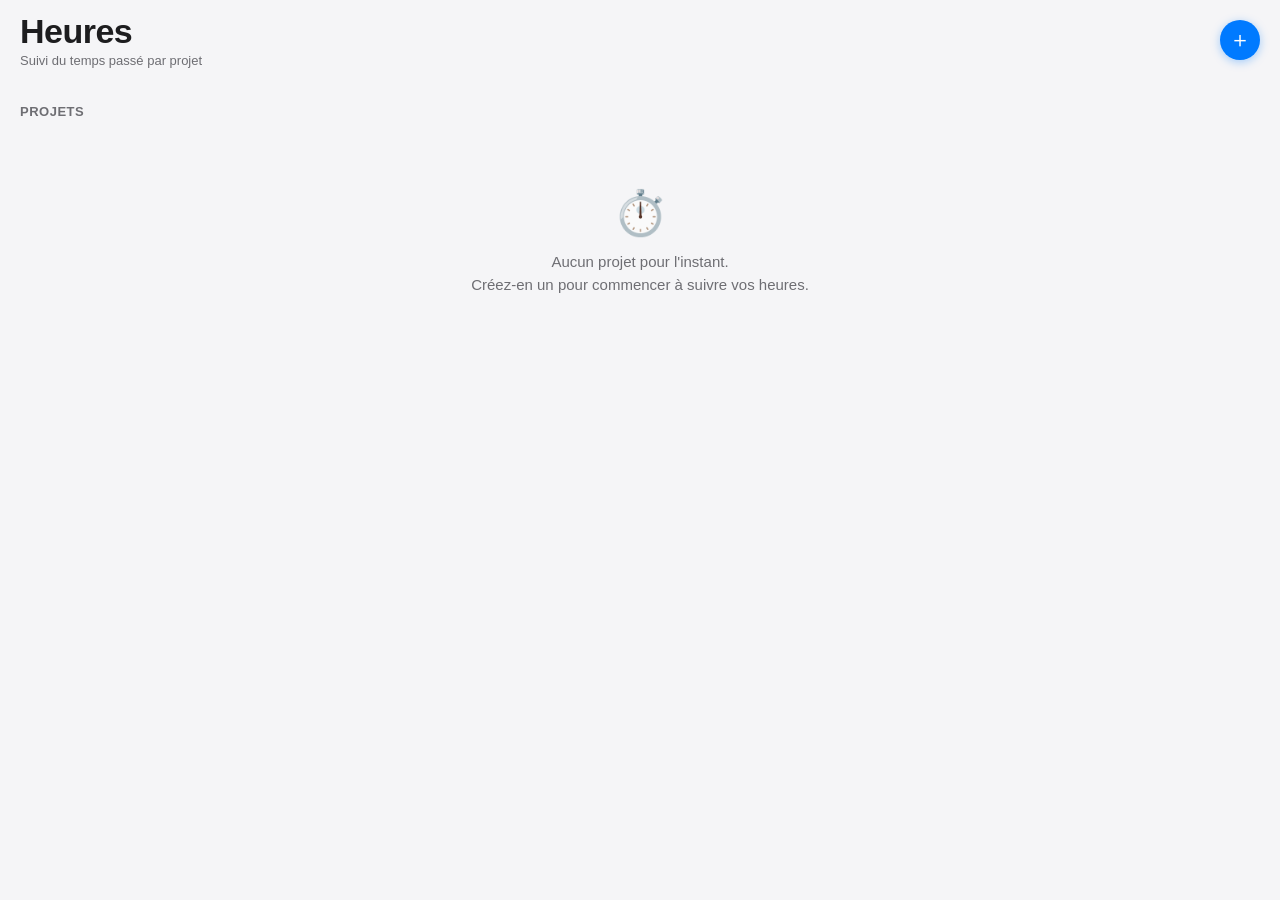
<file: index.html>
<!DOCTYPE html>
<html lang="fr">
<head>
  <meta charset="UTF-8">
  <meta name="viewport" content="width=device-width, initial-scale=1.0, maximum-scale=1.0, user-scalable=no">
  <meta name="apple-mobile-web-app-capable" content="yes">
  <meta name="apple-mobile-web-app-status-bar-style" content="black-translucent">
  <meta name="apple-mobile-web-app-title" content="Heures">
  <meta name="mobile-web-app-capable" content="yes">
  <meta name="theme-color" content="#f5f5f7">
  <title>Suivi d'heures</title>
  <style>
    *, *::before, *::after { box-sizing: border-box; margin: 0; padding: 0; }

    :root {
      --bg: #f5f5f7;
      --card: #ffffff;
      --card2: #f2f2f7;
      --blue: #007AFF;
      --green: #34C759;
      --red: #FF3B30;
      --orange: #FF9500;
      --gray: #8e8e93;
      --gray2: #c7c7cc;
      --text: #1d1d1f;
      --text2: #6e6e73;
      --radius: 18px;
      --shadow: 0 2px 20px rgba(0,0,0,0.08);
    }

    body {
      font-family: -apple-system, BlinkMacSystemFont, 'Helvetica Neue', Arial, sans-serif;
      background: var(--bg);
      color: var(--text);
      min-height: 100dvh;
      -webkit-font-smoothing: antialiased;
      padding-bottom: 40px;
    }

    .status-bar { height: env(safe-area-inset-top, 44px); background: var(--bg); }

    .header {
      padding: 12px 20px 16px;
      display: flex;
      align-items: center;
      justify-content: space-between;
    }

    .header-title { font-size: 34px; font-weight: 700; letter-spacing: -0.5px; }
    .header-sub { font-size: 13px; color: var(--text2); margin-top: 2px; }

    .add-btn {
      width: 40px; height: 40px;
      border-radius: 50%;
      background: var(--blue);
      color: white;
      border: none;
      font-size: 22px;
      display: flex; align-items: center; justify-content: center;
      cursor: pointer;
      box-shadow: 0 2px 10px rgba(0,122,255,0.35);
      -webkit-tap-highlight-color: transparent;
      flex-shrink: 0;
    }
    .add-btn:active { transform: scale(0.92); }

    .section { margin: 0 16px 20px; }
    .section-label {
      font-size: 13px; font-weight: 600; text-transform: uppercase;
      letter-spacing: 0.5px; color: var(--text2); margin-bottom: 8px; padding-left: 4px;
    }

    /* Global stats */
    .stats-row {
      display: grid;
      grid-template-columns: repeat(3, 1fr);
      gap: 10px;
      margin: 0 16px 20px;
    }
    .stat-card {
      background: var(--card);
      border-radius: 14px;
      padding: 12px 10px;
      box-shadow: var(--shadow);
      text-align: center;
    }
    .stat-num { font-size: 20px; font-weight: 700; color: var(--blue); }
    .stat-label { font-size: 11px; color: var(--text2); margin-top: 2px; }

    /* Project card */
    .project-card {
      background: var(--card);
      border-radius: var(--radius);
      box-shadow: var(--shadow);
      padding: 16px;
      margin-bottom: 14px;
    }

    .project-top {
      display: flex;
      align-items: flex-start;
      justify-content: space-between;
      margin-bottom: 10px;
    }

    .project-name { font-size: 17px; font-weight: 600; }
    .project-meta { font-size: 12px; color: var(--text2); margin-top: 3px; }

    .project-actions {
      display: flex;
      align-items: center;
      gap: 8px;
      flex-shrink: 0;
    }

    .icon-btn {
      width: 34px; height: 34px;
      border-radius: 50%;
      border: none;
      display: flex; align-items: center; justify-content: center;
      font-size: 15px;
      cursor: pointer;
      -webkit-tap-highlight-color: transparent;
      transition: background 0.15s, transform 0.1s;
    }
    .icon-btn:active { transform: scale(0.9); }

    .icon-btn.play { background: rgba(52,199,89,0.12); color: var(--green); }
    .icon-btn.pause { background: rgba(255,149,0,0.14); color: var(--orange); }
    .icon-btn.delete { background: rgba(255,59,48,0.1); color: var(--red); font-size: 13px; }

    .timer-row {
      display: flex;
      align-items: center;
      gap: 6px;
      font-size: 13px;
      color: var(--text2);
      margin-bottom: 12px;
      min-height: 18px;
    }
    .timer-row .live { color: var(--orange); font-weight: 600; font-variant-numeric: tabular-nums; }
    .timer-row .dot {
      width: 7px; height: 7px; border-radius: 50%; background: var(--orange);
      animation: blink 1.2s infinite;
    }
    @keyframes blink { 0%,100% { opacity: 1; } 50% { opacity: 0.25; } }

    .progress-bar-track {
      height: 6px;
      background: var(--card2);
      border-radius: 3px;
      overflow: hidden;
      margin-bottom: 12px;
    }
    .progress-bar-fill {
      height: 100%;
      background: linear-gradient(90deg, var(--blue), var(--green));
      border-radius: 3px;
      transition: width 0.3s ease;
    }

    .squares-grid {
      display: grid;
      grid-template-columns: repeat(8, 1fr);
      gap: 6px;
    }

    .square {
      aspect-ratio: 1;
      border-radius: 6px;
      background: var(--card2);
      border: 1px solid rgba(0,0,0,0.04);
      cursor: pointer;
      position: relative;
      overflow: hidden;
      transition: transform 0.1s, background 0.2s;
      -webkit-tap-highlight-color: transparent;
    }
    .square:active { transform: scale(0.88); }

    .square.filled {
      background: var(--green);
      border-color: var(--green);
    }

    .square.partial-fill::after {
      content: '';
      position: absolute;
      left: 0; top: 0; bottom: 0;
      width: var(--fill, 0%);
      background: rgba(0,122,255,0.55);
      border-radius: 5px 0 0 5px;
    }
    .square.partial-fill { border-color: rgba(0,122,255,0.3); }

    .overtime-note {
      margin-top: 10px;
      font-size: 12px;
      color: var(--orange);
      font-weight: 600;
    }

    /* Empty state */
    .empty-state {
      text-align: center;
      padding: 60px 30px;
      color: var(--text2);
    }
    .empty-state .emoji { font-size: 44px; margin-bottom: 12px; display: block; }
    .empty-state .msg { font-size: 15px; line-height: 1.5; }

    /* Modal / bottom sheet */
    .overlay {
      position: fixed; inset: 0;
      background: rgba(0,0,0,0.35);
      display: none;
      align-items: flex-end;
      z-index: 50;
    }
    .overlay.open { display: flex; }

    .sheet {
      background: var(--card);
      width: 100%;
      border-radius: 20px 20px 0 0;
      padding: 20px 20px calc(env(safe-area-inset-bottom, 0px) + 24px);
      box-shadow: 0 -4px 30px rgba(0,0,0,0.15);
    }

    .sheet-title { font-size: 19px; font-weight: 700; margin-bottom: 16px; }

    .field { margin-bottom: 14px; }
    .field label {
      display: block;
      font-size: 12px;
      font-weight: 600;
      color: var(--text2);
      text-transform: uppercase;
      letter-spacing: 0.3px;
      margin-bottom: 6px;
    }
    .field input {
      width: 100%;
      padding: 12px 14px;
      border-radius: 12px;
      border: 1px solid var(--gray2);
      font-size: 16px;
      background: var(--card2);
      color: var(--text);
    }
    .field input:focus { outline: 2px solid var(--blue); }

    .sheet-actions {
      display: flex;
      gap: 10px;
      margin-top: 6px;
    }

    .btn {
      flex: 1;
      padding: 13px;
      border-radius: 12px;
      border: none;
      font-size: 15px;
      font-weight: 600;
      cursor: pointer;
      -webkit-tap-highlight-color: transparent;
    }
    .btn:active { transform: scale(0.97); }
    .btn.primary { background: var(--blue); color: white; }
    .btn.secondary { background: var(--card2); color: var(--text); }
  </style>
</head>
<body>

<div class="status-bar"></div>

<div class="header">
  <div>
    <div class="header-title">Heures</div>
    <div class="header-sub">Suivi du temps passé par projet</div>
  </div>
  <button class="add-btn" id="open-add">＋</button>
</div>

<div class="stats-row" id="stats-row"></div>

<div class="section">
  <div class="section-label">Projets</div>
  <div id="projects-list"></div>
</div>

<!-- Add project sheet -->
<div class="overlay" id="overlay">
  <div class="sheet">
    <div class="sheet-title">Nouveau projet</div>
    <div class="field">
      <label for="input-name">Nom du projet</label>
      <input type="text" id="input-name" placeholder="Écriture Livre" maxlength="60">
    </div>
    <div class="field">
      <label for="input-estimated">Estimation (heures)</label>
      <input type="number" id="input-estimated" placeholder="28" min="1" max="500" inputmode="numeric">
    </div>
    <div class="sheet-actions">
      <button class="btn secondary" id="cancel-add">Annuler</button>
      <button class="btn primary" id="confirm-add">Créer</button>
    </div>
  </div>
</div>

<script>
  const STORAGE_KEY = 'hours-tracker-projects-v1';

  function load() {
    try { return JSON.parse(localStorage.getItem(STORAGE_KEY)) || []; }
    catch (e) { return []; }
  }
  function save() { localStorage.setItem(STORAGE_KEY, JSON.stringify(projects)); }
  function uid() { return Date.now().toString(36) + Math.random().toString(36).slice(2, 8); }

  let projects = load();

  function createProject(name, estimated) {
    projects.push({
      id: uid(),
      name,
      estimated,
      completed: 0,
      pending: 0,       // fractional seconds banked toward the next hour
      running: false,
      sessionStart: null,
      createdAt: Date.now()
    });
    save();
    render();
  }

  function deleteProject(id) {
    const p = projects.find(x => x.id === id);
    if (!p) return;
    if (!confirm(`Supprimer le projet « ${p.name} » ?`)) return;
    projects = projects.filter(x => x.id !== id);
    save();
    render();
  }

  function applyPending(p) {
    if (p.completed >= p.estimated) return;
    const hoursToAdd = Math.floor(p.pending / 3600);
    if (hoursToAdd > 0) {
      const room = p.estimated - p.completed;
      const add = Math.min(hoursToAdd, room);
      p.completed += add;
      p.pending -= add * 3600;
    }
  }

  function toggleTimer(id) {
    const p = projects.find(x => x.id === id);
    if (!p) return;
    if (p.running) {
      const elapsed = (Date.now() - p.sessionStart) / 1000;
      p.pending += elapsed;
      p.running = false;
      p.sessionStart = null;
      applyPending(p);
    } else {
      if (p.completed >= p.estimated) return;
      p.running = true;
      p.sessionStart = Date.now();
    }
    save();
    render();
  }

  function currentPending(p) {
    let val = p.pending;
    if (p.running) val += (Date.now() - p.sessionStart) / 1000;
    return val;
  }

  function setCompletedByClick(p, index) {
    if (p.running) {
      const elapsed = (Date.now() - p.sessionStart) / 1000;
      p.pending += elapsed;
      p.sessionStart = Date.now();
    }
    if (index < p.completed) p.completed = index;
    else p.completed = Math.min(p.estimated, index + 1);
    p.pending = 0;
    if (p.completed >= p.estimated && p.running) {
      p.running = false;
      p.sessionStart = null;
    }
    save();
    render();
  }

  function fmtHM(totalSeconds) {
    totalSeconds = Math.max(0, Math.floor(totalSeconds));
    const h = Math.floor(totalSeconds / 3600);
    const m = Math.floor((totalSeconds % 3600) / 60);
    const s = totalSeconds % 60;
    if (h > 0) return `${h}h ${String(m).padStart(2, '0')}m`;
    return `${String(m).padStart(2, '0')}:${String(s).padStart(2, '0')}`;
  }

  function fmtDuration(totalSeconds) {
    totalSeconds = Math.max(0, Math.floor(totalSeconds));
    const h = Math.floor(totalSeconds / 3600);
    const m = Math.floor((totalSeconds % 3600) / 60);
    if (h === 0 && m === 0) return 'moins d\'une minute';
    let parts = [];
    if (h > 0) parts.push(`${h} h`);
    if (m > 0) parts.push(`${m} min`);
    return parts.join(' ');
  }

  function renderStats() {
    const el = document.getElementById('stats-row');
    if (projects.length === 0) { el.innerHTML = ''; return; }
    const totalEstimated = projects.reduce((s, p) => s + p.estimated, 0);
    const totalCompleted = projects.reduce((s, p) => s + p.completed, 0);
    const running = projects.filter(p => p.running).length;
    el.innerHTML = `
      <div class="stat-card">
        <div class="stat-num">${totalCompleted}h</div>
        <div class="stat-label">réalisées</div>
      </div>
      <div class="stat-card">
        <div class="stat-num">${totalEstimated}h</div>
        <div class="stat-label">estimées</div>
      </div>
      <div class="stat-card">
        <div class="stat-num">${running}</div>
        <div class="stat-label">en cours</div>
      </div>
    `;
  }

  function render() {
    renderStats();
    const list = document.getElementById('projects-list');
    list.innerHTML = '';

    if (projects.length === 0) {
      list.innerHTML = `
        <div class="empty-state">
          <span class="emoji">⏱️</span>
          <div class="msg">Aucun projet pour l'instant.<br>Créez-en un pour commencer à suivre vos heures.</div>
        </div>
      `;
      return;
    }

    projects.forEach(p => {
      const card = document.createElement('div');
      card.className = 'project-card';
      card.dataset.projectId = p.id;

      const pct = Math.round((p.completed / p.estimated) * 100);
      const pending = currentPending(p);
      const overtime = p.completed >= p.estimated && pending > 0;

      const top = document.createElement('div');
      top.className = 'project-top';
      top.innerHTML = `
        <div>
          <div class="project-name">${escapeHtml(p.name)}</div>
          <div class="project-meta">${p.completed} h / ${p.estimated} h estimées · ${pct}%</div>
        </div>
      `;

      const actions = document.createElement('div');
      actions.className = 'project-actions';

      const playBtn = document.createElement('button');
      playBtn.className = 'icon-btn ' + (p.running ? 'pause' : 'play');
      playBtn.textContent = p.running ? '⏸' : '▶';
      playBtn.disabled = !p.running && p.completed >= p.estimated;
      if (playBtn.disabled) playBtn.style.opacity = '0.35';
      playBtn.addEventListener('click', () => toggleTimer(p.id));

      const delBtn = document.createElement('button');
      delBtn.className = 'icon-btn delete';
      delBtn.textContent = '✕';
      delBtn.addEventListener('click', () => deleteProject(p.id));

      actions.appendChild(playBtn);
      actions.appendChild(delBtn);
      top.appendChild(actions);
      card.appendChild(top);

      const timerRow = document.createElement('div');
      timerRow.className = 'timer-row';
      timerRow.dataset.timerRow = p.id;
      if (p.running) {
        timerRow.innerHTML = `<span class="dot"></span><span>Session en cours :</span> <span class="live" data-live="${p.id}">${fmtHM(pending)}</span>`;
      } else if (pending > 0) {
        timerRow.innerHTML = `<span>En pause · progression vers la prochaine heure :</span> <span class="live">${fmtHM(pending)}</span>`;
      } else {
        timerRow.innerHTML = `<span>Chrono à l'arrêt</span>`;
      }
      card.appendChild(timerRow);

      const track = document.createElement('div');
      track.className = 'progress-bar-track';
      track.innerHTML = `<div class="progress-bar-fill" style="width:${Math.min(100, pct)}%"></div>`;
      card.appendChild(track);

      const grid = document.createElement('div');
      grid.className = 'squares-grid';
      const partialPct = p.completed < p.estimated ? Math.min(100, (pending / 3600) * 100) : 0;

      for (let i = 0; i < p.estimated; i++) {
        const sq = document.createElement('div');
        sq.className = 'square';
        if (i < p.completed) {
          sq.classList.add('filled');
        } else if (i === p.completed && partialPct > 0) {
          sq.classList.add('partial-fill');
          sq.style.setProperty('--fill', partialPct + '%');
        }
        sq.addEventListener('click', () => setCompletedByClick(p, i));
        grid.appendChild(sq);
      }
      card.appendChild(grid);

      if (overtime) {
        const note = document.createElement('div');
        note.className = 'overtime-note';
        note.textContent = `Objectif atteint · +${fmtDuration(pending)} de dépassement`;
        card.appendChild(note);
      }

      list.appendChild(card);
    });
  }

  function escapeHtml(str) {
    const div = document.createElement('div');
    div.textContent = str;
    return div.innerHTML;
  }

  // Lightweight per-second update for running timers, without a full re-render
  function tick() {
    let structuralChange = false;

    projects.forEach(p => {
      if (!p.running) return;
      const elapsed = (Date.now() - p.sessionStart) / 1000;
      const total = p.pending + elapsed;
      if (Math.floor(total / 3600) > Math.floor(p.pending / 3600) || total >= 3600) {
        p.pending = total;
        p.sessionStart = Date.now();
        const before = p.completed;
        applyPending(p);
        if (p.completed !== before) structuralChange = true;
        if (p.completed >= p.estimated) {
          p.running = false;
          p.sessionStart = null;
          structuralChange = true;
        }
      }
    });

    if (structuralChange) {
      save();
      render();
      return;
    }

    // Update live displays without rebuilding the DOM
    projects.forEach(p => {
      if (!p.running) return;
      const pending = currentPending(p);
      const liveEl = document.querySelector(`[data-live="${p.id}"]`);
      if (liveEl) liveEl.textContent = fmtHM(pending);

      const card = document.querySelector(`[data-project-id="${p.id}"]`);
      if (card && p.completed < p.estimated) {
        const partialPct = Math.min(100, (pending / 3600) * 100);
        let sq = card.querySelector('.square.partial-fill');
        if (!sq) {
          sq = card.querySelectorAll('.square')[p.completed];
          if (sq) sq.classList.add('partial-fill');
        }
        if (sq) sq.style.setProperty('--fill', partialPct + '%');
      }
    });
  }

  // Add-project sheet
  const overlay = document.getElementById('overlay');
  const nameInput = document.getElementById('input-name');
  const estInput = document.getElementById('input-estimated');

  document.getElementById('open-add').addEventListener('click', () => {
    nameInput.value = '';
    estInput.value = '';
    overlay.classList.add('open');
    setTimeout(() => nameInput.focus(), 50);
  });

  document.getElementById('cancel-add').addEventListener('click', () => {
    overlay.classList.remove('open');
  });

  overlay.addEventListener('click', (e) => {
    if (e.target === overlay) overlay.classList.remove('open');
  });

  document.getElementById('confirm-add').addEventListener('click', submitNewProject);
  estInput.addEventListener('keydown', (e) => { if (e.key === 'Enter') submitNewProject(); });
  nameInput.addEventListener('keydown', (e) => { if (e.key === 'Enter') estInput.focus(); });

  function submitNewProject() {
    const name = nameInput.value.trim();
    const estimated = Math.round(parseFloat(estInput.value));
    if (!name) { nameInput.focus(); return; }
    if (!estimated || estimated < 1) { estInput.focus(); return; }
    createProject(name, Math.min(500, estimated));
    overlay.classList.remove('open');
  }

  // Catch up any time elapsed while the page was closed, then start.
  (function init() {
    let changed = false;
    projects.forEach(p => {
      if (p.running) {
        const elapsed = (Date.now() - p.sessionStart) / 1000;
        p.pending += elapsed;
        p.sessionStart = Date.now();
        const before = p.completed;
        applyPending(p);
        if (p.completed !== before) changed = true;
        if (p.completed >= p.estimated) { p.running = false; p.sessionStart = null; changed = true; }
      }
    });
    if (changed) save();
    render();
    setInterval(tick, 1000);
  })();
</script>
</body>
</html>
</file>
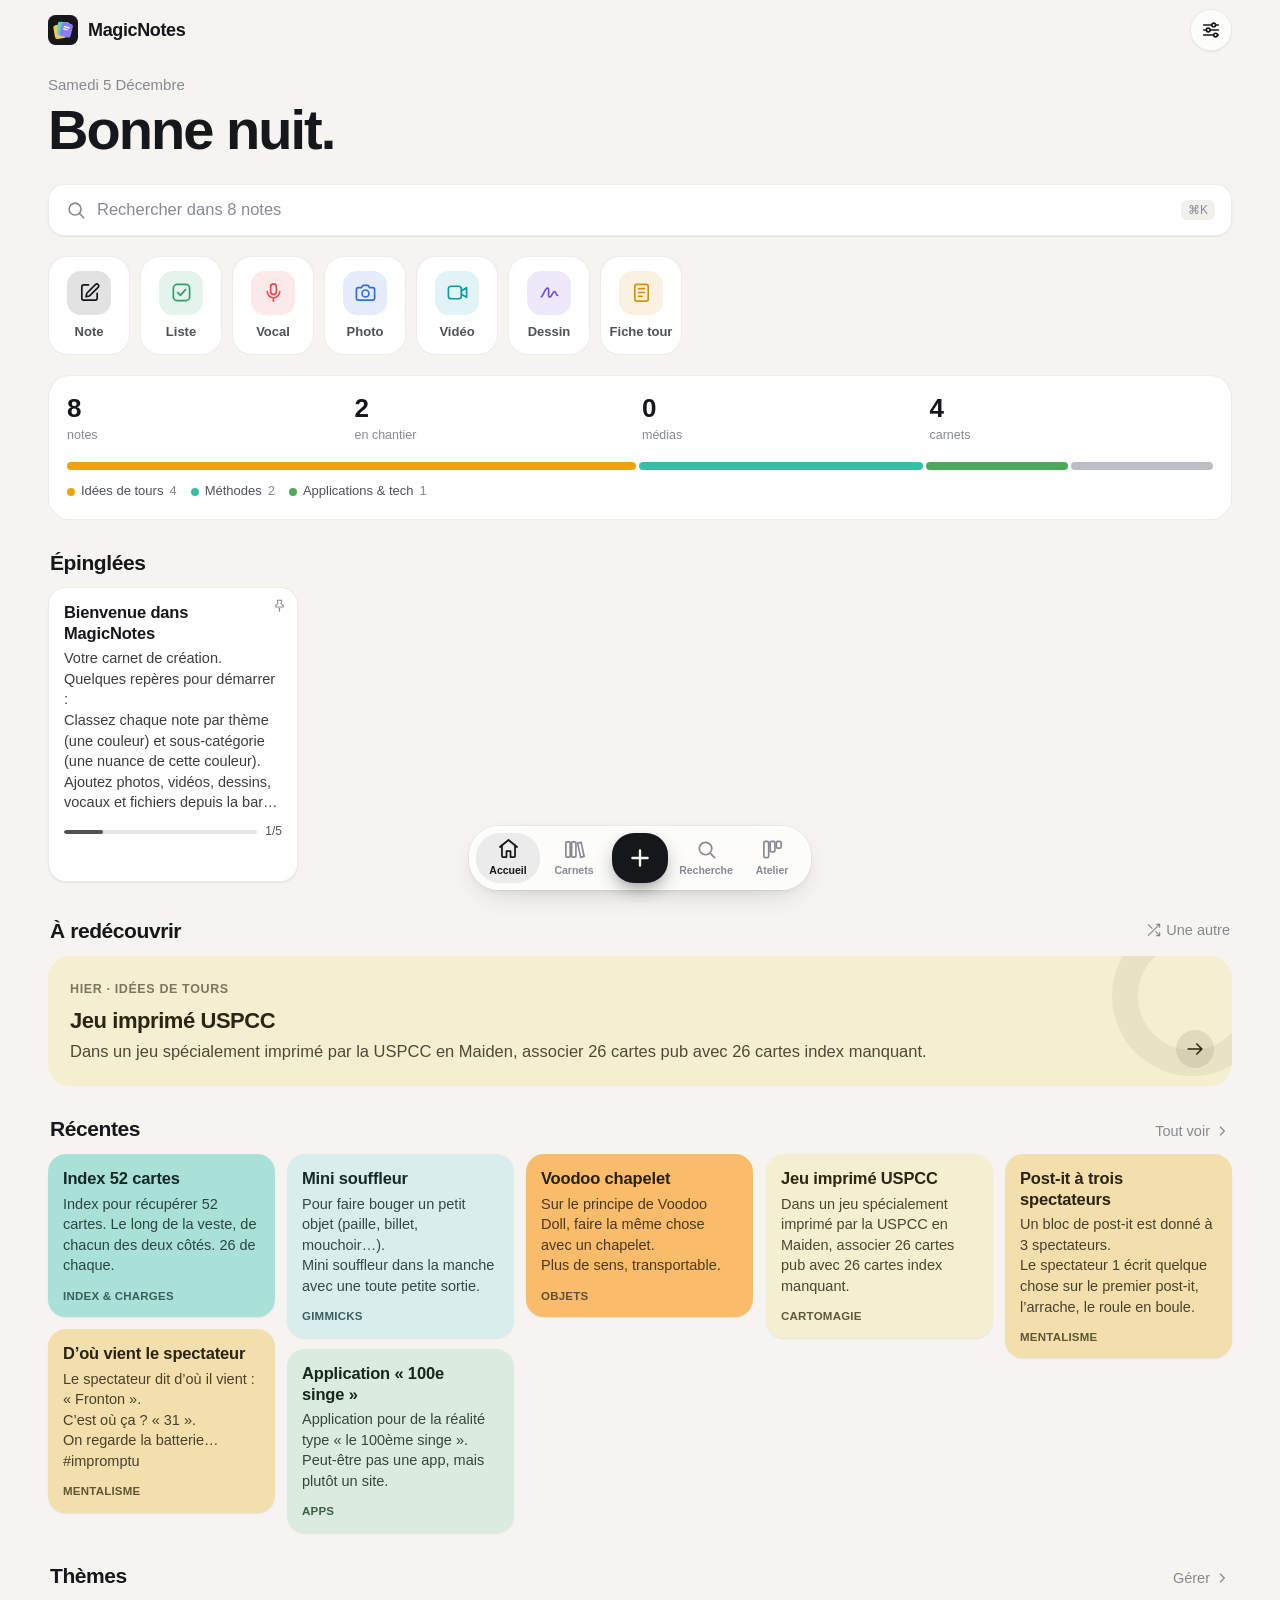
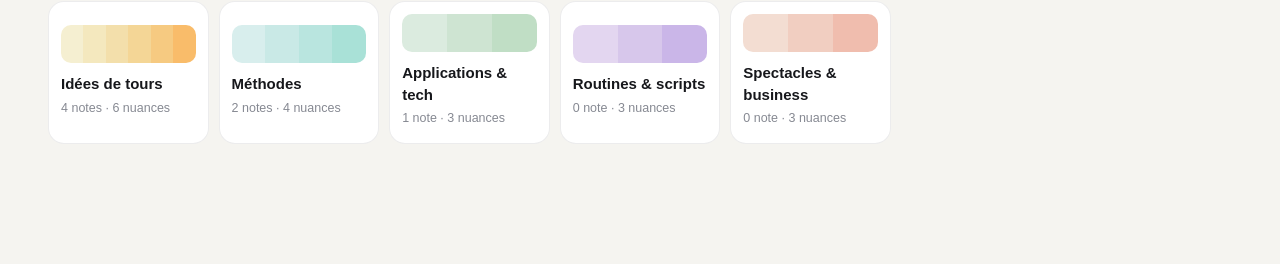
<file: magicnotes/index.html>
<!doctype html>
<html lang="fr" data-mode="light">
<head>
  <meta charset="utf-8">
  <meta name="viewport" content="width=device-width, initial-scale=1, viewport-fit=cover">
  <title>MagicNotes</title>
  <meta name="description" content="Le carnet de création des créateurs de tours : idées, méthodes, médias, recherche instantanée.">
  <meta name="theme-color" content="#F5F4F0">
  <meta name="apple-mobile-web-app-capable" content="yes">
  <meta name="mobile-web-app-capable" content="yes">
  <meta name="apple-mobile-web-app-status-bar-style" content="default">
  <meta name="apple-mobile-web-app-title" content="MagicNotes">
  <meta name="format-detection" content="telephone=no">
  <link rel="manifest" href="manifest.webmanifest">
  <link rel="icon" href="icons/icon.svg" type="image/svg+xml">
  <link rel="apple-touch-icon" href="icons/apple-touch-icon.png">
  <link rel="stylesheet" href="css/app.css">
  <script>
    // Applique le thème avant le premier rendu pour éviter un flash.
    try { var m = (JSON.parse(localStorage.getItem('mn-mode') || '"auto"')); } catch (e) { var m = 'auto'; }
    document.documentElement.dataset.mode = (m === 'dark' || (m === 'auto' && matchMedia('(prefers-color-scheme: dark)').matches)) ? 'dark' : 'light';
  </script>
</head>
<body>
  <div id="splash" aria-hidden="true">
    <svg class="logo" width="76" height="76" viewBox="0 0 64 64"><rect width="64" height="64" rx="16" fill="var(--logo-bg)"/><rect x="13" y="20" width="26" height="30" rx="5" fill="#F2C94C" transform="rotate(-10 26 35)"/><rect x="20" y="15" width="26" height="30" rx="5" fill="#5ED3C3" transform="rotate(4 33 30)"/><rect x="27" y="17" width="24" height="30" rx="5" fill="#8B7CF6" transform="rotate(14 39 32)"/><path d="M33 26h11M33 31h8" stroke="#fff" stroke-width="2.6" stroke-linecap="round" transform="rotate(14 39 32)"/></svg>
  </div>
  <main id="view"></main>
  <nav id="tabbar" aria-label="Navigation"></nav>
  <section id="editor" aria-hidden="true"></section>
  <div id="sheets"></div>
  <div id="toasts" aria-live="polite"></div>
  <script type="module" src="js/app.js"></script>
</body>
</html>
</file>
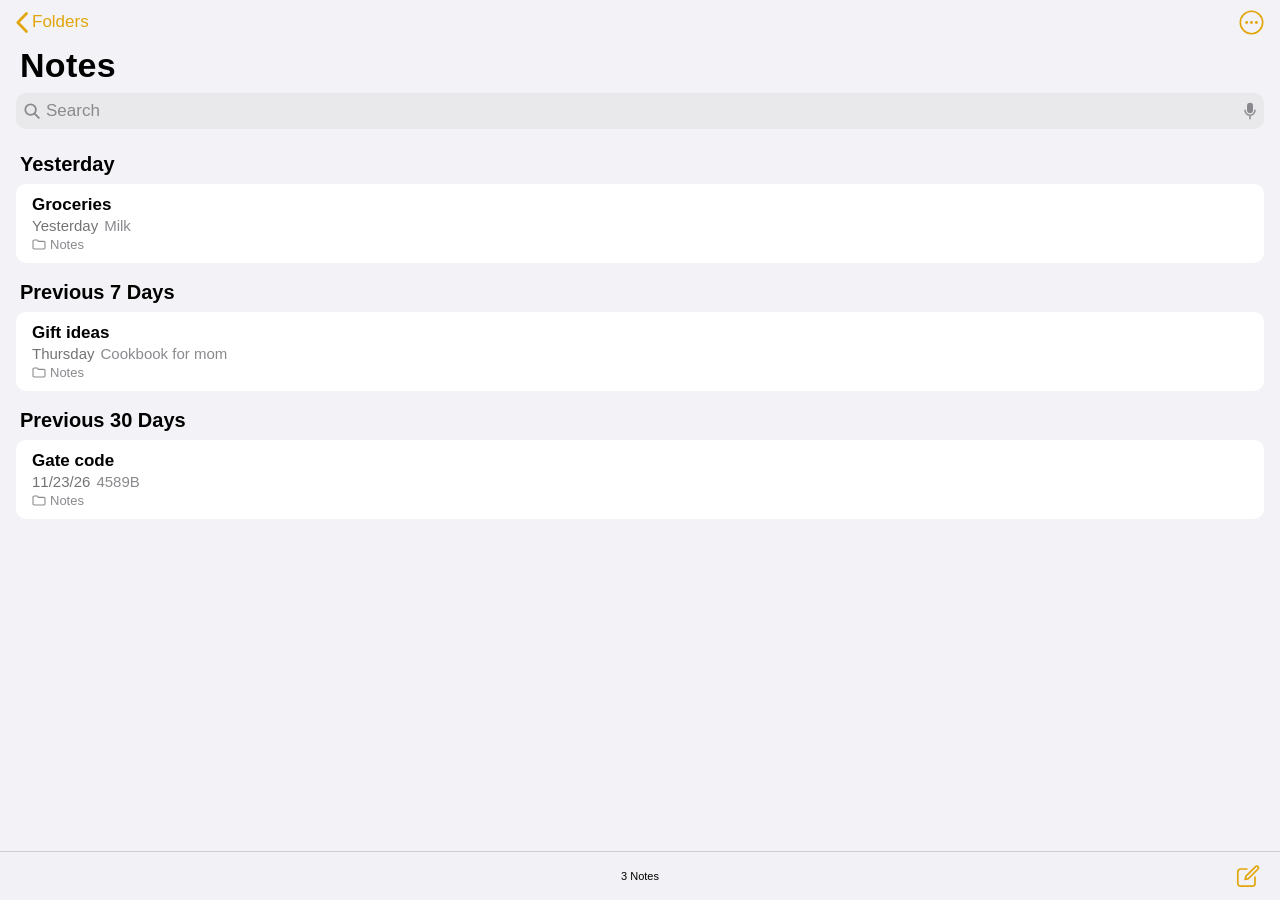
<file: notes/index.html>
<!DOCTYPE html>
<html lang="fr">
<head>
<meta charset="UTF-8">
<meta name="viewport" content="width=device-width, initial-scale=1, maximum-scale=1, user-scalable=no, viewport-fit=cover">
<meta name="apple-mobile-web-app-capable" content="yes">
<meta name="mobile-web-app-capable" content="yes">
<meta name="apple-mobile-web-app-status-bar-style" content="default">
<meta name="apple-mobile-web-app-title" content="Notes" id="appTitle">
<meta name="theme-color" content="#ffffff">
<link rel="apple-touch-icon" href="icon.png">
<link rel="icon" href="icon.png">
<link rel="manifest" href="manifest.json">
<title>Notes</title>
<style>
  *, *::before, *::after { box-sizing: border-box; margin: 0; padding: 0; -webkit-tap-highlight-color: transparent; }
  :root {
    --tint: #E2A50A;
    --label: #000;
    --label2: #8a8a8e;
    --sep: #c6c6c8;
    --grouped: #f2f2f7;
    --fill: #e9e9eb;
    --sb-h: env(safe-area-inset-top, 0px);
  }
  html, body { height: 100%; overflow: hidden; background: #fff; }
  body {
    font-family: -apple-system, BlinkMacSystemFont, "SF Pro Text", "Helvetica Neue", sans-serif;
    color: var(--label);
    -webkit-font-smoothing: antialiased;
    -webkit-user-select: none; user-select: none;
    -webkit-touch-callout: none;
    overscroll-behavior: none;
  }
  #app { position: fixed; left: 0; right: 0; top: 0; height: 100%; overflow: hidden; }

  /* ---------- Écrans ---------- */
  .screen {
    position: absolute; left: 0; right: 0; top: 0; bottom: 0;
    display: flex; flex-direction: column;
    transition: transform .35s cubic-bezier(.2,.8,.2,1);
    will-change: transform;
  }
  #list { background: var(--grouped); }
  #editor { background: #fff; transform: translateX(100%); }
  #app.in-editor #list { transform: translateX(-28%); }
  #app.in-editor #editor { transform: translateX(0); box-shadow: -8px 0 24px rgba(0,0,0,.08); }

  .nav { flex: none; height: 44px; margin-top: var(--sb-h); display: flex; align-items: center; justify-content: space-between; padding: 0 8px; }
  .nav button {
    background: none; border: none; color: var(--tint); font: inherit; font-size: 17px;
    display: flex; align-items: center; gap: 2px; padding: 8px; cursor: pointer;
  }
  .nav button:active { opacity: .35; }
  .nav .back svg { margin-right: 2px; }
  .nav .actions { display: flex; align-items: center; gap: 4px; }
  .nav .ok { font-weight: 600; display: none; }
  #editor.editing .nav .ok { display: flex; }
  #editor.editing .nav .more { display: none; }

  /* Liste */
  .scroll { flex: 1; overflow-y: auto; -webkit-overflow-scrolling: touch; }
  .big-title { font-size: 34px; font-weight: 700; letter-spacing: .3px; padding: 2px 20px 8px; }
  .search {
    margin: 0 16px 14px; height: 36px; border-radius: 10px; background: var(--fill);
    display: flex; align-items: center; padding: 0 8px; gap: 6px; color: var(--label2); font-size: 17px;
  }
  .search span { flex: 1; }
  .section-h { font-size: 20px; font-weight: 700; padding: 10px 20px 8px; }
  .group { background: #fff; border-radius: 10px; margin: 0 16px 8px; overflow: hidden; }
  .row { padding: 11px 16px 11px 16px; position: relative; cursor: pointer; }
  .row:active { background: #d1d1d6; }
  .row + .row::before { content: ""; position: absolute; top: 0; left: 16px; right: 0; height: .5px; background: var(--sep); }
  .row .t { font-size: 17px; font-weight: 600; white-space: nowrap; overflow: hidden; text-overflow: ellipsis; }
  .row .s { font-size: 15px; color: var(--label2); margin-top: 2px; white-space: nowrap; overflow: hidden; text-overflow: ellipsis; }
  .row .s b { font-weight: 400; color: var(--label); opacity: .55; margin-right: 6px; }
  .row .f { font-size: 13px; color: var(--label2); margin-top: 3px; display: flex; align-items: center; gap: 4px; }

  .toolbar {
    flex: none; height: calc(49px + env(safe-area-inset-bottom)); padding-bottom: env(safe-area-inset-bottom);
    display: flex; align-items: center; justify-content: space-between; padding-left: 12px; padding-right: 12px;
    background: rgba(249,249,249,.94); border-top: .5px solid rgba(0,0,0,.15);
  }
  #list .toolbar { background: rgba(242,242,247,.94); }
  .toolbar .count { font-size: 11px; color: var(--label); position: absolute; left: 50%; transform: translateX(-50%); }
  .toolbar button { background: none; border: none; padding: 8px; color: var(--tint); cursor: pointer; display: flex; }
  .toolbar button:active { opacity: .35; }
  #editor.editing .toolbar { display: none; }

  /* Éditeur */
  .date { text-align: center; color: var(--label2); font-size: 13px; padding: 4px 0 10px; }
  #note {
    flex: 1; overflow-y: auto; padding: 0 20px 40px; outline: none;
    font-size: 17px; line-height: 1.32; -webkit-user-select: text; user-select: text;
    caret-color: var(--tint); white-space: pre-wrap; word-wrap: break-word;
  }
  #note::first-line { font-size: 28px; font-weight: 700; line-height: 1.25; }
  #note:empty::before { content: ""; }

  /* ---------- Réglages secrets ---------- */
  #settings {
    position: absolute; inset: 0; z-index: 80; background: var(--grouped);
    transform: translateY(100%); transition: transform .35s cubic-bezier(.2,.8,.2,1);
    display: flex; flex-direction: column; -webkit-user-select: text; user-select: text;
  }
  #settings.open { transform: translateY(0); }
  #settings .nav { justify-content: space-between; }
  #settings .nav .ttl { font-weight: 600; font-size: 17px; }
  .s-h { font-size: 13px; color: var(--label2); text-transform: uppercase; padding: 18px 32px 6px; }
  .s-foot { font-size: 13px; color: var(--label2); padding: 6px 32px 0; line-height: 1.35; }
  .s-group { background: #fff; border-radius: 10px; margin: 0 16px; overflow: hidden; }
  .s-row { display: flex; align-items: center; justify-content: space-between; gap: 12px; padding: 11px 16px; font-size: 17px; position: relative; min-height: 44px; }
  .s-row + .s-row::before { content: ""; position: absolute; top: 0; left: 16px; right: 0; height: .5px; background: var(--sep); }
  .s-row select, .s-row input { font: inherit; font-size: 17px; border: none; background: none; color: var(--label2); text-align: right; outline: none; }
  .s-row input[type=number] { width: 70px; }
  .s-row.radio { cursor: pointer; }
  .s-row.radio .chk { color: var(--tint); font-weight: 600; visibility: hidden; }
  .s-row.radio.on .chk { visibility: visible; }
  .s-row.radio .lbl { font-size: 16px; }
  .s-row.radio .lbl small { display: block; font-size: 13px; color: var(--label2); margin-top: 2px; }
  #stackText {
    width: 100%; min-height: 160px; border: none; outline: none; resize: vertical;
    font: 15px/1.4 ui-monospace, Menlo, monospace; padding: 12px 16px; background: #fff;
  }
  #stackMsg.err { color: #ff3b30; }
  #stackMsg.ok { color: #34c759; }
  .sim { display: flex; gap: 8px; padding: 10px 16px; align-items: center; }
  .sim input { font: inherit; font-size: 16px; border: none; background: var(--fill); border-radius: 8px; padding: 8px 10px; outline: none; min-width: 0; }
  .sim input:first-child { flex: 2; }
  .sim input:nth-child(2) { flex: 1; text-align: center; }
  #simOut { padding: 0 16px 12px; font-size: 15px; color: var(--label2); }
  #simOut b { color: var(--label); font-size: 20px; }
  .s-btn { display: block; width: 100%; text-align: center; color: var(--tint); background: none; border: none; font: inherit; font-size: 17px; padding: 12px; cursor: pointer; }
  .s-btn.danger { color: #ff3b30; }
</style>
</head>
<body>
<div id="app">

  <!-- Liste des notes -->
  <section class="screen" id="list">
    <div class="nav">
      <button class="back"><svg width="12" height="21" viewBox="0 0 12 21"><path d="M10.5 1.5 1.8 10.5l8.7 9" fill="none" stroke="currentColor" stroke-width="2.6" stroke-linecap="round" stroke-linejoin="round"/></svg><span data-i18n="folders">Dossiers</span></button>
      <div class="actions">
        <button aria-label="Plus"><svg width="25" height="25" viewBox="0 0 25 25"><circle cx="12.5" cy="12.5" r="11.2" fill="none" stroke="currentColor" stroke-width="1.6"/><circle cx="7.6" cy="12.5" r="1.45" fill="currentColor"/><circle cx="12.5" cy="12.5" r="1.45" fill="currentColor"/><circle cx="17.4" cy="12.5" r="1.45" fill="currentColor"/></svg></button>
      </div>
    </div>
    <div class="scroll">
      <div class="big-title" id="bigTitle" data-i18n="notes">Notes</div>
      <div class="search">
        <svg width="16" height="16" viewBox="0 0 16 16"><circle cx="6.6" cy="6.6" r="5.3" fill="none" stroke="#8a8a8e" stroke-width="1.8"/><path d="m10.6 10.6 4.2 4.2" stroke="#8a8a8e" stroke-width="1.9" stroke-linecap="round"/></svg>
        <span data-i18n="search">Rechercher</span>
        <svg width="12" height="18" viewBox="0 0 12 18"><rect x="3" y="0.8" width="6" height="10.5" rx="3" fill="#8a8a8e"/><path d="M1 8.2a5 5 0 0 0 10 0M6 13.3v3.5" fill="none" stroke="#8a8a8e" stroke-width="1.5" stroke-linecap="round"/></svg>
      </div>
      <div id="notesList"></div>
    </div>
    <div class="toolbar">
      <span style="width:41px"></span>
      <span class="count" id="count">0 note</span>
      <button id="newBtn" aria-label="Nouvelle note"><svg width="25" height="25" viewBox="0 0 25 25"><path d="M20 13.2v6.3a2.7 2.7 0 0 1-2.7 2.7H5.5a2.7 2.7 0 0 1-2.7-2.7V7.7A2.7 2.7 0 0 1 5.5 5h6.3" fill="none" stroke="currentColor" stroke-width="1.7" stroke-linecap="round"/><path d="M20.6 2.6a1.7 1.7 0 0 1 2.4 2.4l-9.6 9.6-3.3.9.9-3.3 9.6-9.6Z" fill="none" stroke="currentColor" stroke-width="1.7" stroke-linejoin="round"/></svg></button>
    </div>
  </section>

  <!-- Éditeur de note -->
  <section class="screen" id="editor">
    <div class="nav">
      <button class="back" id="backBtn"><svg width="12" height="21" viewBox="0 0 12 21"><path d="M10.5 1.5 1.8 10.5l8.7 9" fill="none" stroke="currentColor" stroke-width="2.6" stroke-linecap="round" stroke-linejoin="round"/></svg><span data-i18n="notes">Notes</span></button>
      <div class="actions">
        <button aria-label="Partager"><svg width="20" height="26" viewBox="0 0 20 26"><path d="M10 1.5v15M5.2 6 10 1.3 14.8 6" fill="none" stroke="currentColor" stroke-width="1.8" stroke-linecap="round" stroke-linejoin="round"/><path d="M6.5 10H4a2 2 0 0 0-2 2v10a2 2 0 0 0 2 2h12a2 2 0 0 0 2-2V12a2 2 0 0 0-2-2h-2.5" fill="none" stroke="currentColor" stroke-width="1.8" stroke-linecap="round"/></svg></button>
        <button class="more" id="moreBtn" aria-label="Plus"><svg width="25" height="25" viewBox="0 0 25 25"><circle cx="12.5" cy="12.5" r="11.2" fill="none" stroke="currentColor" stroke-width="1.6"/><circle cx="7.6" cy="12.5" r="1.45" fill="currentColor"/><circle cx="12.5" cy="12.5" r="1.45" fill="currentColor"/><circle cx="17.4" cy="12.5" r="1.45" fill="currentColor"/></svg></button>
        <button class="ok" id="okBtn" data-i18n="done">OK</button>
      </div>
    </div>
    <div class="date" id="noteDate"></div>
    <div id="note" contenteditable="true" spellcheck="false" autocorrect="off" autocapitalize="sentences"></div>
    <div class="toolbar">
      <button aria-label="Liste"><svg width="25" height="25" viewBox="0 0 25 25"><circle cx="4.5" cy="6" r="2.6" fill="none" stroke="currentColor" stroke-width="1.5"/><path d="m3.3 6 .9.9 1.6-1.8" fill="none" stroke="currentColor" stroke-width="1.3" stroke-linecap="round"/><circle cx="4.5" cy="12.5" r="2.6" fill="none" stroke="currentColor" stroke-width="1.5"/><circle cx="4.5" cy="19" r="2.6" fill="none" stroke="currentColor" stroke-width="1.5"/><path d="M10 6h13M10 12.5h13M10 19h13" stroke="currentColor" stroke-width="1.7" stroke-linecap="round"/></svg></button>
      <button aria-label="Pièce jointe"><svg width="25" height="25" viewBox="0 0 25 25"><path d="m20.3 11.6-8.1 8.1a5.3 5.3 0 0 1-7.5-7.5l8.6-8.6a3.5 3.5 0 0 1 5 5l-8.4 8.4a1.8 1.8 0 0 1-2.5-2.5l7.7-7.7" fill="none" stroke="currentColor" stroke-width="1.7" stroke-linecap="round" stroke-linejoin="round"/></svg></button>
      <button aria-label="Annoter"><svg width="25" height="25" viewBox="0 0 25 25"><path d="M7 22.5 8.4 15 16 3.2a2.3 2.3 0 0 1 3.9 2.5L12.3 17.5 7 22.5Z" fill="none" stroke="currentColor" stroke-width="1.6" stroke-linejoin="round"/><path d="m8.4 15 3.9 2.5" stroke="currentColor" stroke-width="1.6"/></svg></button>
      <button aria-label="Nouvelle note" id="newBtn2"><svg width="25" height="25" viewBox="0 0 25 25"><path d="M20 13.2v6.3a2.7 2.7 0 0 1-2.7 2.7H5.5a2.7 2.7 0 0 1-2.7-2.7V7.7A2.7 2.7 0 0 1 5.5 5h6.3" fill="none" stroke="currentColor" stroke-width="1.7" stroke-linecap="round"/><path d="M20.6 2.6a1.7 1.7 0 0 1 2.4 2.4l-9.6 9.6-3.3.9.9-3.3 9.6-9.6Z" fill="none" stroke="currentColor" stroke-width="1.7" stroke-linejoin="round"/></svg></button>
    </div>
  </section>

  <!-- Réglages secrets (appui long sur le grand titre « Notes ») -->
  <section id="settings">
    <div class="nav" style="padding:0 16px">
      <span style="width:60px"></span>
      <span class="ttl" data-i18n="settings">Réglages</span>
      <button id="closeSettings" style="font-weight:600" data-i18n="done">OK</button>
    </div>
    <div class="scroll">
      <div class="s-h" data-i18n="language">Langue</div>
      <div class="s-group">
        <div class="s-row"><span>🌐</span>
          <select id="lang">
            <option value="fr">Français</option>
            <option value="en">English</option>
            <option value="es">Español</option>
          </select>
        </div>
      </div>

      <div class="s-h" data-i18n="stackH">Ordre du jeu</div>
      <div class="s-group">
        <div class="s-row"><span data-i18n="preset">Préréglage</span>
          <select id="preset">
            <option value="mnemonica">Mnemonica</option>
            <option value="aronson">Aronson</option>
            <option value="newdeck" data-i18n="newdeck">Jeu neuf</option>
            <option value="custom" data-i18n="custom">Personnalisé</option>
          </select>
        </div>
        <textarea id="stackText" spellcheck="false" autocapitalize="characters"></textarea>
      </div>
      <div class="s-foot" id="stackMsg"></div>
      <div class="s-foot" data-i18n="stackHelp"></div>

      <div class="s-h" data-i18n="cutH">Coupe</div>
      <div class="s-group">
        <div class="s-row radio" data-cut="bottom"><span class="lbl"><span data-i18n="cutBottom"></span><small data-i18n="cutBottomSub"></small></span><span class="chk">✓</span></div>
        <div class="s-row radio" data-cut="top"><span class="lbl"><span data-i18n="cutTop"></span><small data-i18n="cutTopSub"></small></span><span class="chk">✓</span></div>
      </div>

      <div class="s-h" data-i18n="simH">Simulateur</div>
      <div class="s-group">
        <div class="sim"><input id="simCard" placeholder="7 de cœur"><input id="simPos" placeholder="14" inputmode="numeric"></div>
        <div id="simOut">Entrez une carte et une position.</div>
      </div>

      <div class="s-h" data-i18n="timeH">Heure de la note</div>
      <div class="s-group">
        <div class="s-row"><span data-i18n="hold">Minutes forcées pendant</span><span><input id="hold" type="number" min="1" max="60"> min</span></div>
      </div>
      <div class="s-foot" data-i18n="timeHelp"></div>

      <div class="s-h">&nbsp;</div>
      <div class="s-group">
        <button class="s-btn" id="resetClock" data-i18n="resetClock"></button>
      </div>
      <div class="s-group" style="margin-top:16px">
        <button class="s-btn danger" id="wipe" data-i18n="wipe"></button>
      </div>
      <div style="height:60px"></div>
    </div>
  </section>
</div>

<script>
(() => {
  'use strict';

  /* ================== Langues ================== */
  const I18N = {
    fr: {
      folders: 'Dossiers', notes: 'Notes', search: 'Rechercher', done: 'OK', settings: 'Réglages', language: 'Langue',
      today: 'Aujourd’hui', yesterday: 'Hier', prev7: '7 jours précédents', prev30: '30 jours précédents',
      months: ['janvier', 'février', 'mars', 'avril', 'mai', 'juin', 'juillet', 'août', 'septembre', 'octobre', 'novembre', 'décembre'],
      days: ['dimanche', 'lundi', 'mardi', 'mercredi', 'jeudi', 'vendredi', 'samedi'],
      fullDate: (d, month, time) => `${d.getDate()} ${month} ${d.getFullYear()} à ${time}`,
      count: n => n + (n > 1 ? ' notes' : ' note'),
      newNote: 'Nouvelle note', noText: 'Aucun texte supplémentaire',
      confirmDelete: 'Supprimer cette note ?', confirmWipe: 'Effacer toutes les notes ?',
      seed: ['Courses\nLait\nPain\nTomates\nCafé', 'Idées cadeaux\nLivre de cuisine pour maman\nCasque vélo', 'Code portail\n4589B'],
      stackH: 'Ordre du jeu', preset: 'Préréglage', newdeck: 'Jeu neuf', custom: 'Personnalisé',
      stackHelp: 'Une carte par ligne, du dessus (n°1) vers le dessous. Formats acceptés : « 4♣ », « 4T », « RK », « 10P », « As de cœur »… (C = cœur, K = carreau, T = trèfle, P = pique ; A, V, D, R). Choisissez « Personnalisé » pour modifier.',
      unreadable: 'illisible :', dups: 'en double :', cardCount: n => n + ' cartes au lieu de 52', stackOk: '52 cartes, toutes différentes.',
      cutH: 'Coupe',
      cutBottom: 'La carte coupée passe dessous', cutBottomSub: 'On coupe le paquet jusqu’à cette carte incluse et on le met sous le jeu.',
      cutTop: 'La carte coupée passe dessus', cutTopSub: 'Cette carte devient la 1ʳᵉ carte du jeu.',
      simH: 'Simulateur', simPh: '7 de cœur', simEmpty: 'Entrez une carte et une position.', simBad: 'Carte ou position non reconnue.',
      simOut: (c, from, to, cut, mm) => `${c} est n°${from} → doit aller en ${to}<br>Couper sur la carte <b>n°${cut}</b> (minutes « :${mm} »)`,
      timeH: 'Heure de la note', hold: 'Minutes forcées pendant',
      timeHelp: 'Après la saisie (1,2 s sans frapper ou en touchant « OK »), les minutes de la date affichée en haut de la note indiquent le numéro de la carte sur laquelle couper. Elles redeviennent normales au bout du délai ci-dessus ou en créant une nouvelle note.',
      resetClock: 'Remettre l’heure réelle maintenant', wipe: 'Effacer toutes les notes'
    },
    en: {
      folders: 'Folders', notes: 'Notes', search: 'Search', done: 'Done', settings: 'Settings', language: 'Language',
      today: 'Today', yesterday: 'Yesterday', prev7: 'Previous 7 Days', prev30: 'Previous 30 Days',
      months: ['January', 'February', 'March', 'April', 'May', 'June', 'July', 'August', 'September', 'October', 'November', 'December'],
      days: ['Sunday', 'Monday', 'Tuesday', 'Wednesday', 'Thursday', 'Friday', 'Saturday'],
      fullDate: (d, month, time) => `${month} ${d.getDate()}, ${d.getFullYear()} at ${time}`,
      count: n => n + (n === 1 ? ' Note' : ' Notes'),
      newNote: 'New Note', noText: 'No additional text',
      confirmDelete: 'Delete this note?', confirmWipe: 'Delete all notes?',
      seed: ['Groceries\nMilk\nBread\nTomatoes\nCoffee', 'Gift ideas\nCookbook for mom\nBike helmet', 'Gate code\n4589B'],
      stackH: 'Deck order', preset: 'Preset', newdeck: 'New deck order', custom: 'Custom',
      stackHelp: 'One card per line, from the top (no. 1) to the bottom. Accepted: “4♣”, “4C”, “KD”, “10S”, “Ace of hearts”… (H = hearts, D = diamonds, C = clubs, S = spades; A, J, Q, K). Choose “Custom” to edit.',
      unreadable: 'unreadable:', dups: 'duplicates:', cardCount: n => n + ' cards instead of 52', stackOk: '52 cards, all different.',
      cutH: 'Cut',
      cutBottom: 'The cut card goes to the bottom', cutBottomSub: 'Cut the packet down to this card (included) and place it under the deck.',
      cutTop: 'The cut card goes to the top', cutTopSub: 'This card becomes the top card of the deck.',
      simH: 'Simulator', simPh: '7 of hearts', simEmpty: 'Enter a card and a position.', simBad: 'Card or position not recognized.',
      simOut: (c, from, to, cut, mm) => `${c} is no. ${from} → must go to ${to}<br>Cut at card <b>no. ${cut}</b> (minutes “:${mm}”)`,
      timeH: 'Note time', hold: 'Keep forced minutes for',
      timeHelp: 'After typing (1.2 s without typing or tapping “Done”), the minutes of the date shown at the top of the note give the number of the card to cut at. They return to normal after the delay above or when you create a new note.',
      resetClock: 'Restore real time now', wipe: 'Delete all notes'
    },
    es: {
      folders: 'Carpetas', notes: 'Notas', search: 'Buscar', done: 'OK', settings: 'Ajustes', language: 'Idioma',
      today: 'Hoy', yesterday: 'Ayer', prev7: '7 días anteriores', prev30: '30 días anteriores',
      months: ['enero', 'febrero', 'marzo', 'abril', 'mayo', 'junio', 'julio', 'agosto', 'septiembre', 'octubre', 'noviembre', 'diciembre'],
      days: ['domingo', 'lunes', 'martes', 'miércoles', 'jueves', 'viernes', 'sábado'],
      fullDate: (d, month, time) => `${d.getDate()} de ${month} de ${d.getFullYear()}, ${time}`,
      count: n => n + (n === 1 ? ' nota' : ' notas'),
      newNote: 'Nota nueva', noText: 'Sin texto adicional',
      confirmDelete: '¿Eliminar esta nota?', confirmWipe: '¿Eliminar todas las notas?',
      seed: ['Compras\nLeche\nPan\nTomates\nCafé', 'Ideas de regalo\nLibro de cocina para mamá\nCasco de bici', 'Código del portal\n4589B'],
      stackH: 'Orden de la baraja', preset: 'Preajuste', newdeck: 'Baraja nueva', custom: 'Personalizado',
      stackHelp: 'Una carta por línea, de arriba (n.º 1) hacia abajo. Formatos: «4♣», «4T», «KD», «10P», «As de corazones»… (C = corazones, D = diamantes, T = tréboles, P = picas; A, J, Q, K). Elija «Personalizado» para editar.',
      unreadable: 'ilegible:', dups: 'repetidas:', cardCount: n => n + ' cartas en lugar de 52', stackOk: '52 cartas, todas distintas.',
      cutH: 'Corte',
      cutBottom: 'La carta cortada pasa abajo', cutBottomSub: 'Se corta el paquete hasta esta carta incluida y se pone debajo de la baraja.',
      cutTop: 'La carta cortada pasa arriba', cutTopSub: 'Esta carta pasa a ser la primera de la baraja.',
      simH: 'Simulador', simPh: '7 de corazones', simEmpty: 'Introduzca una carta y una posición.', simBad: 'Carta o posición no reconocida.',
      simOut: (c, from, to, cut, mm) => `${c} es la n.º ${from} → debe ir a la ${to}<br>Cortar en la carta <b>n.º ${cut}</b> (minutos «:${mm}»)`,
      timeH: 'Hora de la nota', hold: 'Mantener minutos forzados',
      timeHelp: 'Tras escribir (1,2 s sin teclear o al tocar «OK»), los minutos de la fecha mostrada arriba de la nota indican el número de la carta en la que cortar. Vuelven a la normalidad tras el plazo indicado o al crear una nota nueva.',
      resetClock: 'Volver a la hora real ahora', wipe: 'Eliminar todas las notas'
    }
  };

  /* ================== Cartes ================== */
  // Identifiant interne d'une carte : valeur (1..13) + couleur (C cœur, K carreau, T trèfle, P pique)
  const SUITS = { C: '♥', K: '♦', T: '♣', P: '♠' };
  const VALS = {
    fr: ['', 'A', '2', '3', '4', '5', '6', '7', '8', '9', '10', 'V', 'D', 'R'],
    en: ['', 'A', '2', '3', '4', '5', '6', '7', '8', '9', '10', 'J', 'Q', 'K'],
    es: ['', 'A', '2', '3', '4', '5', '6', '7', '8', '9', '10', 'J', 'Q', 'K']
  };
  // Valeurs reconnues dans les notes, quelle que soit la langue choisie (français, anglais, espagnol)
  const VAL_WORDS = {
    as: 1, ace: 1, a: 1, un: 1, one: 1, uno: 1,
    deux: 2, two: 2, dos: 2, trois: 3, three: 3, tres: 3, quatre: 4, four: 4, cuatro: 4,
    cinq: 5, five: 5, cinco: 5, six: 6, seis: 6, sept: 7, seven: 7, siete: 7, huit: 8, eight: 8, ocho: 8,
    neuf: 9, nine: 9, nueve: 9, dix: 10, ten: 10, diez: 10,
    valet: 11, jack: 11, jota: 11, sota: 11, onze: 11, eleven: 11, once: 11, v: 11, j: 11,
    dame: 12, queen: 12, reina: 12, dama: 12, douze: 12, twelve: 12, doce: 12, d: 12, q: 12,
    roi: 13, king: 13, rey: 13, treize: 13, thirteen: 13, trece: 13, r: 13, k: 13
  };
  const SUIT_WORDS = {
    coeur: 'C', heart: 'C', corazon: 'C', carreau: 'K', diamond: 'K', diamante: 'K',
    trefle: 'T', club: 'T', trebol: 'T', pique: 'P', spade: 'P', pica: 'P'
  };

  const PRESETS = {
    mnemonica: '4T 2C 7K 3T 4C 6K AP 5C 9P 2P DC 3K DT 8C 6P 5P 9C RT 2K VC 3P 8P 6C 10T 5K RK 2T 3C 8K 5T RP VK 8T 10P RC VT 7P 10C AK 4P 7C 4K AT 9T VP DK 7T DP 10K 6T AC 9K',
    aronson: 'VP RT 5T 2C 9P AP 3C 6T 8K AT 10P 5C 2K RK 7K 8T 3P AK 7P 5P DK AC 8P 3K 7C DC 5K 7T 4C RC 4K 10K VT VC 10T VK 4P 10C 6C 3T 2P 9C RP 6P 4T 8C 9T DP 6K DT 2T 9K',
    newdeck: 'AP 2P 3P 4P 5P 6P 7P 8P 9P 10P VP DP RP AK 2K 3K 4K 5K 6K 7K 8K 9K 10K VK DK RK RT DT VT 10T 9T 8T 7T 6T 5T 4T 3T 2T AT RC DC VC 10C 9C 8C 7C 6C 5C 4C 3C 2C AC'
  };

  function normalize(s) {
    return s.toLowerCase()
      .replace(/œ/g, 'oe')
      .normalize('NFD').replace(/[̀-ͯ]/g, '')
      .replace(/[’`´]/g, "'")
      .replace(/[♥♡]|❤️?|♥️/g, ' coeur ')
      .replace(/[♦♢]|♦️/g, ' carreau ')
      .replace(/[♣♧]|♣️/g, ' trefle ')
      .replace(/[♠♤]|♠️/g, ' pique ')
      .replace(/️/g, '');
  }

  // Carte écrite en toutes lettres : « 7 de cœur », « queen of spades », « rey de picas », « As♠ »…
  const VAL_ALT = Object.keys(VAL_WORDS).filter(k => k.length > 1).sort((a, b) => b.length - a.length).join('|');
  const FREE_RE = new RegExp('(?:^|[^a-z0-9])(' + VAL_ALT + '|1[0-3]|[1-9]|[arkdqvj])\\s*(?:de\\s+|d\\s*\'\\s*|du\\s+|of\\s+|of\\s+the\\s+)?(' +
    Object.keys(SUIT_WORDS).join('|') + ')(?:s|x|es)?(?![a-z])');
  // Codes courts des réglages, propres à chaque langue : « RK » (fr), « KD » (en, es)…
  const CODES = {
    fr: { re: /^(1[0-3]|[1-9]|a|v|d|r)([ckpt])$/, suit: { c: 'C', k: 'K', t: 'T', p: 'P' } },
    en: { re: /^(1[0-3]|[1-9]|a|j|q|k)([hdcs])$/, suit: { h: 'C', d: 'K', c: 'T', s: 'P' } },
    es: { re: /^(1[0-3]|[1-9]|a|j|q|k)([cdtp])$/, suit: { c: 'C', d: 'K', t: 'T', p: 'P' } }
  };

  function valueOf(tok) {
    return /^\d+$/.test(tok) ? parseInt(tok, 10) : VAL_WORDS[tok];
  }

  function findCard(text) {
    const n = normalize(text);
    const m = FREE_RE.exec(n);
    if (!m) return null;
    const v = valueOf(m[1]);
    if (!v || v > 13) return null;
    return { id: v + SUIT_WORDS[m[2]], end: m.index + m[0].length, norm: n };
  }

  function parseToken(tok, lang) {
    const n = normalize(tok).trim();
    if (!n) return null;
    const code = CODES[lang];
    const c = code.re.exec(n.replace(/\s+/g, ''));
    if (c) return valueOf(c[1]) + code.suit[c[2]];
    const f = findCard(tok);
    return f ? f.id : null;
  }

  function parseStack(text, lang) {
    const CODE_RE = CODES[lang].re;
    const toks = text.split(/[\n,;]+|\s{2,}/).flatMap(line => {
      const l = line.trim();
      if (!l) return [];
      // une ligne peut contenir plusieurs codes courts séparés par des espaces (« 4T 2C 7K »)
      const parts = l.split(/\s+/);
      if (parts.length > 1 && parts.every(p => CODE_RE.test(normalize(p).replace(/^\d+[.)]$/, '')) || /^\d+[.)]$/.test(p)))
        return parts.filter(p => !/^\d+[.)]$/.test(p));
      return [l.replace(/^\d+[.)]\s*/, '')];
    });
    const ids = [], errors = [];
    toks.forEach(t => { const id = parseToken(t, lang); if (id) ids.push(id); else errors.push(t); });
    const seen = new Set(), dups = [];
    ids.forEach(id => { if (seen.has(id)) dups.push(id); seen.add(id); });
    return { ids, errors, dups };
  }

  function label(id) { return VALS[settings.lang][parseInt(id, 10)] + SUITS[id.slice(-1)]; }

  /* Numéro de la carte sur laquelle couper.
     p = position actuelle (1..n), t = position voulue (1..n).
     bottom : on coupe jusqu'à la carte x incluse et on passe ce paquet dessous → p devient p − x.
     top    : la carte x devient la 1ʳᵉ → p devient p − x + 1. */
  function computeCut(p, t, n, mode) {
    let x = mode === 'top' ? p - t + 1 : p - t;
    x = ((x % n) + n) % n;
    return x === 0 ? n : x;
  }

  function solve(text) {
    const f = findCard(text);
    if (!f) return null;
    const rest = f.norm.slice(f.end);
    const m = /(?:^|\D)(\d{1,2})(?!\d)/.exec(rest);
    if (!m) return null;
    const n = state.stack.length;
    const t = parseInt(m[1], 10);
    if (t < 1 || t > n) return null;
    const p = state.stack.indexOf(f.id) + 1;
    if (!p) return null;
    return { card: f.id, from: p, to: t, cut: computeCut(p, t, n, settings.cut) };
  }

  /* ================== Stockage ================== */
  const store = {
    get(k, d) { try { const v = localStorage.getItem(k); return v ? JSON.parse(v) : d; } catch (e) { return d; } },
    set(k, v) { try { localStorage.setItem(k, JSON.stringify(v)); } catch (e) {} }
  };

  const presetIds = k => parseStack(PRESETS[k], 'fr').ids;
  const navLang = (navigator.language || 'en').slice(0, 2);
  const settings = Object.assign({
    lang: I18N[navLang] ? navLang : 'en', preset: 'mnemonica', customIds: null, cut: 'bottom', hold: 3
  }, store.get('cm.settings', {}));
  if (!I18N[settings.lang]) settings.lang = 'en';
  // anciens réglages : ordre personnalisé saisi en texte (codes français)
  if (!settings.customIds && typeof settings.custom === 'string') {
    const r = parseStack(settings.custom, 'fr');
    if (r.ids.length === 52 && !r.dups.length) settings.customIds = r.ids;
    delete settings.custom;
  }
  const state = { stack: [], forced: null, forcedUntil: 0 };
  const t = (k, ...a) => { const v = I18N[settings.lang][k]; return typeof v === 'function' ? v(...a) : v; };

  function applyStack() {
    state.stack = settings.preset === 'custom' && settings.customIds ? settings.customIds.slice() : presetIds(settings.preset === 'custom' ? 'mnemonica' : settings.preset);
  }
  applyStack();

  let notes = store.get('cm.notes', null);
  if (!notes) {
    const now = Date.now();
    notes = t('seed').map((text, i) => ({ id: 'n' + (i + 1), text, t: now - [3 * 3600e3, 2 * 86400e3, 12 * 86400e3][i] }));
    store.set('cm.notes', notes);
  }
  const saveNotes = () => store.set('cm.notes', notes);

  const $ = id => document.getElementById(id);
  const app = $('app');

  /* ================== Heure forcée ================== */
  const pad = n => String(n).padStart(2, '0');
  function renderClock() {
    if (state.forced !== null && Date.now() > state.forcedUntil) state.forced = null;
    renderDate();
  }
  function force(mins) {
    state.forced = mins;
    state.forcedUntil = Date.now() + settings.hold * 60e3;
    renderClock();
  }
  function unforce() { state.forced = null; renderClock(); }

  /* ================== Liste ================== */
  const startOfDay = d => new Date(d.getFullYear(), d.getMonth(), d.getDate()).getTime();

  function sectionOf(ts) {
    const today = startOfDay(new Date());
    if (ts >= today) return t('today');
    if (ts >= today - 86400e3) return t('yesterday');
    if (ts >= today - 7 * 86400e3) return t('prev7');
    if (ts >= today - 30 * 86400e3) return t('prev30');
    const d = new Date(ts);
    const m = t('months')[d.getMonth()];
    return m[0].toUpperCase() + m.slice(1) + (d.getFullYear() !== new Date().getFullYear() ? ' ' + d.getFullYear() : '');
  }
  function clock(d, m) {
    if (settings.lang === 'en') return (d.getHours() % 12 || 12) + ':' + pad(m) + (d.getHours() < 12 ? ' AM' : ' PM');
    return pad(d.getHours()) + ':' + pad(m);
  }
  function shortDate(ts) {
    const d = new Date(ts), today = startOfDay(new Date());
    if (ts >= today) return clock(d, d.getMinutes());
    if (ts >= today - 86400e3) return t('yesterday');
    if (ts >= today - 7 * 86400e3) return t('days')[d.getDay()];
    const yy = String(d.getFullYear()).slice(2);
    return settings.lang === 'en' ? `${d.getMonth() + 1}/${d.getDate()}/${yy}` : `${pad(d.getDate())}/${pad(d.getMonth() + 1)}/${yy}`;
  }
  const esc = s => s.replace(/[&<>"]/g, c => ({ '&': '&amp;', '<': '&lt;', '>': '&gt;', '"': '&quot;' }[c]));

  function renderList() {
    notes.sort((a, b) => b.t - a.t);
    const box = $('notesList');
    box.innerHTML = '';
    let cur = null, group = null;
    notes.forEach(n => {
      const sec = sectionOf(n.t);
      if (sec !== cur) {
        cur = sec;
        const h = document.createElement('div'); h.className = 'section-h'; h.textContent = sec; box.appendChild(h);
        group = document.createElement('div'); group.className = 'group'; box.appendChild(group);
      }
      const lines = n.text.split('\n').map(s => s.trim()).filter(Boolean);
      const row = document.createElement('div');
      row.className = 'row';
      row.innerHTML = `<div class="t">${esc(lines[0] || t('newNote'))}</div>
        <div class="s"><b>${shortDate(n.t)}</b>${esc(lines[1] || t('noText'))}</div>
        <div class="f"><svg width="14" height="11" viewBox="0 0 14 11"><path d="M1 2.2C1 1.5 1.5 1 2.2 1h3l1.3 1.4h5.3c.7 0 1.2.5 1.2 1.2v5.2c0 .7-.5 1.2-1.2 1.2H2.2C1.5 10 1 9.5 1 8.8V2.2Z" fill="none" stroke="#8a8a8e" stroke-width="1.1"/></svg>${t('notes')}</div>`;
      row.onclick = () => openNote(n.id);
      group.appendChild(row);
    });
    $('count').textContent = t('count', notes.length);
  }

  /* ================== Éditeur ================== */
  const editor = $('editor'), noteEl = $('note');
  let current = null, idleTimer = null;

  function fullDate(ts) {
    const d = new Date(ts);
    // Minutes de la date de la note = carte sur laquelle couper
    const m = state.forced !== null ? state.forced : d.getMinutes();
    return t('fullDate', d, t('months')[d.getMonth()], clock(d, m));
  }
  function renderDate() {
    if (current) $('noteDate').textContent = fullDate(current.t);
  }
  function getText() { return noteEl.innerText.replace(/ /g, ' ').replace(/\n$/, ''); }
  function setText(t) {
    noteEl.innerHTML = '';
    t.split('\n').forEach((line, i) => {
      if (i === 0) { noteEl.appendChild(document.createTextNode(line)); return; }
      const div = document.createElement('div');
      if (line) div.textContent = line; else div.appendChild(document.createElement('br'));
      noteEl.appendChild(div);
    });
  }

  function openNote(id, isNew) {
    current = notes.find(n => n.id === id);
    setText(current.text);
    $('noteDate').textContent = fullDate(current.t);
    app.classList.add('in-editor');
    if (isNew) {
      unforce();
      noteEl.focus();
    }
  }
  function newNote() {
    const n = { id: 'n' + Date.now(), text: '', t: Date.now() };
    notes.unshift(n);
    if (!app.classList.contains('in-editor')) openNote(n.id, true);
    else { save(); openNote(n.id, true); }
  }
  function save() {
    if (!current) return;
    const txt = getText();
    if (txt !== current.text) { current.text = txt; current.t = Date.now(); $('noteDate').textContent = fullDate(current.t); }
    saveNotes();
  }
  function check() {
    const r = solve(getText());
    if (r) force(r.cut);
  }
  function closeEditor() {
    clearTimeout(idleTimer);
    noteEl.blur();
    save();
    check();
    if (current && !current.text.trim()) notes = notes.filter(n => n !== current);
    saveNotes();
    current = null;
    app.classList.remove('in-editor');
    renderList();
  }

  noteEl.addEventListener('focus', () => editor.classList.add('editing'));
  noteEl.addEventListener('blur', () => { editor.classList.remove('editing'); save(); check(); });
  noteEl.addEventListener('input', () => {
    clearTimeout(idleTimer);
    idleTimer = setTimeout(() => { save(); check(); }, 1200);
  });
  // Coller en texte brut uniquement
  noteEl.addEventListener('paste', e => {
    e.preventDefault();
    document.execCommand('insertText', false, (e.clipboardData || window.clipboardData).getData('text'));
  });

  $('okBtn').onclick = () => noteEl.blur();
  $('backBtn').onclick = closeEditor;
  $('newBtn').onclick = newNote;
  $('newBtn2').onclick = newNote;
  $('moreBtn').onclick = () => {
    if (current && confirm(t('confirmDelete'))) { current.text = ''; noteEl.innerHTML = ''; closeEditor(); }
  };
  // Balayage depuis le bord gauche = retour
  let sx = null;
  editor.addEventListener('touchstart', e => { const x = e.touches[0].clientX; sx = x < 24 ? x : null; }, { passive: true });
  editor.addEventListener('touchend', e => { if (sx !== null && e.changedTouches[0].clientX - sx > 80) closeEditor(); sx = null; });

  /* ================== Réglages secrets ================== */
  const settingsEl = $('settings');
  function persist() { store.set('cm.settings', settings); }

  function stackToText(ids) { return ids.map((id, i) => `${i + 1}. ${label(id)}`).join('\n'); }
  function fillSettings() {
    $('lang').value = settings.lang;
    $('preset').value = settings.preset;
    $('stackText').value = stackToText(state.stack);
    $('stackText').readOnly = settings.preset !== 'custom';
    $('hold').value = settings.hold;
    document.querySelectorAll('[data-cut]').forEach(el => el.classList.toggle('on', el.dataset.cut === settings.cut));
    validateStack();
    runSim();
  }
  function validateStack() {
    const r = parseStack($('stackText').value, settings.lang);
    const msg = $('stackMsg');
    const probs = [];
    if (r.errors.length) probs.push(t('unreadable') + ' ' + r.errors.slice(0, 4).join(', '));
    if (r.dups.length) probs.push(t('dups') + ' ' + r.dups.map(label).join(', '));
    if (r.ids.length !== 52) probs.push(t('cardCount', r.ids.length));
    msg.className = 's-foot ' + (probs.length ? 'err' : 'ok');
    msg.textContent = probs.length ? '⚠︎ ' + probs.join(' · ') : '✓ ' + t('stackOk');
    return probs.length ? null : r.ids;
  }
  function runSim() {
    const out = $('simOut');
    const c = $('simCard').value, p = $('simPos').value;
    if (!c.trim() || !p.trim()) { out.textContent = t('simEmpty'); return; }
    const r = solve(c + '\n' + p);
    if (!r) { out.textContent = t('simBad'); return; }
    out.innerHTML = t('simOut', label(r.card), r.from, r.to, r.cut, pad(r.cut));
  }

  let lp = null;
  const title = $('bigTitle');
  const startLP = () => { lp = setTimeout(() => { fillSettings(); settingsEl.classList.add('open'); }, 900); };
  const stopLP = () => clearTimeout(lp);
  title.addEventListener('touchstart', startLP, { passive: true });
  title.addEventListener('touchend', stopLP);
  title.addEventListener('touchmove', stopLP, { passive: true });
  title.addEventListener('mousedown', startLP);
  title.addEventListener('mouseup', stopLP);
  title.addEventListener('mouseleave', stopLP);

  $('closeSettings').onclick = () => { settingsEl.classList.remove('open'); document.activeElement && document.activeElement.blur(); };
  $('preset').onchange = e => {
    const v = e.target.value;
    if (v === 'custom' && !settings.customIds) settings.customIds = state.stack.slice();
    settings.preset = v; applyStack(); persist(); fillSettings();
  };
  $('stackText').oninput = e => {
    if (settings.preset !== 'custom') return;
    const ids = validateStack();
    if (ids) { settings.customIds = ids; applyStack(); persist(); runSim(); }
  };
  document.querySelectorAll('[data-cut]').forEach(el => el.onclick = () => {
    settings.cut = el.dataset.cut; persist(); fillSettings();
  });
  $('lang').onchange = e => { settings.lang = e.target.value; persist(); applyLang(); fillSettings(); };
  $('hold').onchange = e => { settings.hold = Math.max(1, Math.min(60, +e.target.value || 3)); persist(); };
  $('simCard').oninput = runSim;
  $('simPos').oninput = runSim;
  $('resetClock').onclick = unforce;
  $('wipe').onclick = () => { if (confirm(t('confirmWipe'))) { notes = []; saveNotes(); renderList(); } };

  /* ================== Clavier iOS : garder la barre d'état en place ================== */
  function fitViewport() {
    const vv = window.visualViewport;
    if (!vv) return;
    app.style.height = vv.height + 'px';
    app.style.top = vv.offsetTop + 'px';
  }
  if (window.visualViewport) {
    visualViewport.addEventListener('resize', fitViewport);
    visualViewport.addEventListener('scroll', fitViewport);
  }

  function applyLang() {
    // Les notes d'exemple non modifiées suivent la langue choisie
    notes.forEach(n => {
      const i = ['n1', 'n2', 'n3'].indexOf(n.id);
      if (i >= 0 && Object.values(I18N).some(L => L.seed[i] === n.text)) n.text = t('seed')[i];
    });
    saveNotes();
    document.documentElement.lang = settings.lang;
    document.title = t('notes');
    $('appTitle').setAttribute('content', t('notes'));
    document.querySelectorAll('[data-i18n]').forEach(el => { el.textContent = t(el.dataset.i18n); });
    $('simCard').placeholder = t('simPh');
    renderList();
    renderDate();
  }

  /* ================== Démarrage ================== */
  applyLang();
  renderList();
  renderClock();
  setInterval(renderClock, 1000);

  // Exposé pour les tests
  window.__cardMagic = { solve, parseStack, computeCut, findCard, PRESETS };
})();
</script>
</body>
</html>
</file>
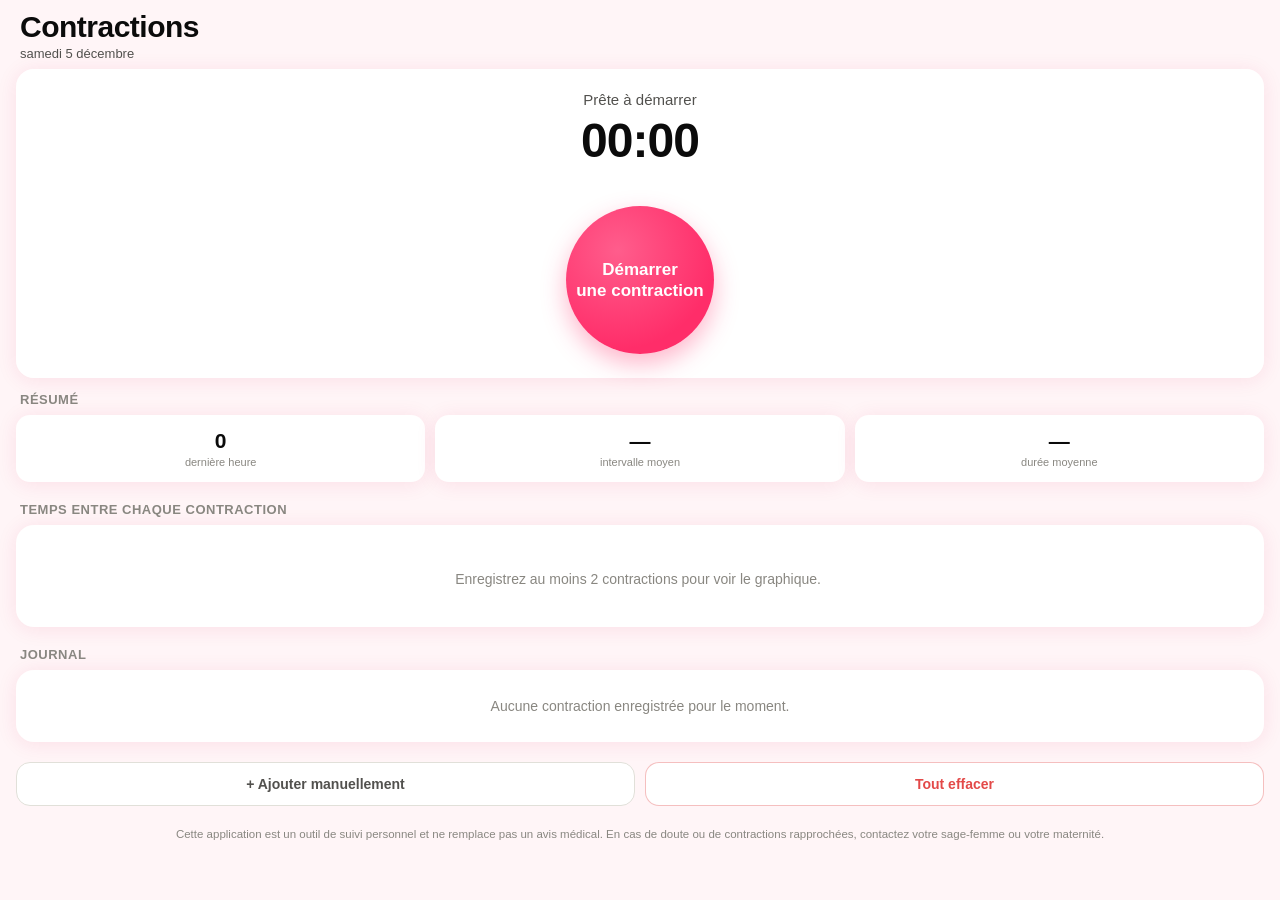
<file: contractions.html>
<!DOCTYPE html>
<html lang="fr">
<head>
<meta charset="UTF-8">
<meta name="viewport" content="width=device-width, initial-scale=1.0, maximum-scale=1.0, user-scalable=no, viewport-fit=cover">
<meta name="apple-mobile-web-app-capable" content="yes">
<meta name="apple-mobile-web-app-status-bar-style" content="black-translucent">
<meta name="apple-mobile-web-app-title" content="Contractions">
<meta name="mobile-web-app-capable" content="yes">
<meta name="theme-color" content="#fff5f7">
<meta name="description" content="Chronomètre et journal des contractions : durée, fréquence, intensité et graphique de l'intervalle entre chaque contraction.">
<link rel="manifest" href="manifest-contractions.webmanifest">
<link rel="apple-touch-icon" href="icons/apple-touch-icon.png">
<link rel="icon" href="icons/icon-192.png">
<title>Contractions</title>
<link rel="preconnect" href="https://fonts.googleapis.com">
<style>
  *, *::before, *::after { box-sizing: border-box; margin: 0; padding: 0; -webkit-tap-highlight-color: transparent; }

  :root {
    --bg: #fff5f7;
    --card: #ffffff;
    --card2: #fdeef1;
    --pink: #ff2d69;
    --pink-dark: #d81b5c;
    --green: #0ca30c;
    --orange: #eb6834;
    --gray: #898781;
    --gray2: #e1e0d9;
    --text: #0b0b0b;
    --text2: #52514e;
    --text-muted: #898781;
    --radius: 18px;
    --shadow: 0 2px 20px rgba(216, 27, 92, 0.10);
    /* single-series chart color (validated categorical "red" slot) */
    --bar: #e34948;
    --bar-track: #f3ede9;
  }

  html, body {
    background: var(--bg);
  }

  body {
    font-family: -apple-system, BlinkMacSystemFont, 'Helvetica Neue', Arial, sans-serif;
    color: var(--text);
    min-height: 100dvh;
    -webkit-font-smoothing: antialiased;
    padding-bottom: 40px;
  }

  .status-bar { height: env(safe-area-inset-top, 44px); background: var(--bg); }

  .header {
    padding: 10px 20px 8px;
  }
  .header-title { font-size: 30px; font-weight: 700; letter-spacing: -0.5px; }
  .header-sub { font-size: 13px; color: var(--text2); margin-top: 2px; }

  .section { margin: 0 16px 20px; }
  .section-label {
    font-size: 13px; font-weight: 600; text-transform: uppercase;
    letter-spacing: 0.5px; color: var(--text-muted); margin-bottom: 8px; padding-left: 4px;
  }
  .card { background: var(--card); border-radius: var(--radius); overflow: hidden; box-shadow: var(--shadow); }

  /* Timer hero */
  .timer-card {
    margin: 0 16px 16px;
    border-radius: var(--radius);
    padding: 22px 20px 24px;
    box-shadow: var(--shadow);
    background: linear-gradient(135deg, #fff 0%, #fff 100%);
    text-align: center;
  }

  .timer-readout {
    font-size: 15px;
    color: var(--text2);
    margin-bottom: 4px;
    min-height: 18px;
  }

  .timer-clock {
    font-variant-numeric: tabular-nums;
    font-size: 48px;
    font-weight: 700;
    letter-spacing: -1px;
    color: var(--text);
    margin-bottom: 4px;
  }

  .timer-since {
    font-size: 13px;
    color: var(--text-muted);
    margin-bottom: 18px;
    min-height: 16px;
  }

  .timer-btn {
    width: 148px;
    height: 148px;
    border-radius: 50%;
    border: none;
    font-size: 17px;
    font-weight: 700;
    color: white;
    background: radial-gradient(circle at 35% 30%, #ff5d8c, var(--pink) 70%);
    box-shadow: 0 10px 24px rgba(255, 45, 105, 0.35);
    cursor: pointer;
    transition: transform 0.08s ease;
    display: inline-flex;
    align-items: center;
    justify-content: center;
    line-height: 1.25;
    padding: 10px;
  }
  .timer-btn:active { transform: scale(0.96); }

  .timer-btn.active {
    background: radial-gradient(circle at 35% 30%, #ff8484, #e33a3a 70%);
    box-shadow: 0 10px 24px rgba(227, 58, 58, 0.4);
    animation: pulse-ring 1.4s ease-in-out infinite;
  }

  @keyframes pulse-ring {
    0% { box-shadow: 0 10px 24px rgba(227, 58, 58, 0.4), 0 0 0 0 rgba(227,58,58,0.35); }
    70% { box-shadow: 0 10px 24px rgba(227, 58, 58, 0.4), 0 0 0 16px rgba(227,58,58,0); }
    100% { box-shadow: 0 10px 24px rgba(227, 58, 58, 0.4), 0 0 0 0 rgba(227,58,58,0); }
  }

  /* Intensity picker (appears after stopping) */
  .intensity-picker {
    margin-top: 18px;
    display: none;
  }
  .intensity-picker.show { display: block; }
  .intensity-title { font-size: 14px; color: var(--text2); margin-bottom: 10px; }
  .intensity-row { display: flex; gap: 8px; }
  .intensity-btn {
    flex: 1;
    padding: 12px 6px;
    border-radius: 12px;
    border: 1.5px solid var(--gray2);
    background: var(--card2);
    font-size: 13px;
    font-weight: 600;
    color: var(--text2);
    cursor: pointer;
  }
  .intensity-btn[data-level="legere"].picked { background: rgba(12,163,12,0.12); border-color: var(--green); color: var(--green); }
  .intensity-btn[data-level="moderee"].picked { background: rgba(235,104,52,0.12); border-color: var(--orange); color: var(--orange); }
  .intensity-btn[data-level="forte"].picked { background: rgba(227,73,72,0.12); border-color: var(--bar); color: var(--bar); }
  .intensity-skip { text-align: center; margin-top: 10px; font-size: 13px; color: var(--pink); font-weight: 600; cursor: pointer; }

  /* Advisory banner */
  .advisory {
    background: linear-gradient(135deg, #fff2f2, #ffe6e6);
    border: 1px solid rgba(227,58,58,0.25);
    border-radius: 14px;
    padding: 14px 16px;
    font-size: 13.5px;
    line-height: 1.45;
    color: #7a1f1f;
    display: none;
  }
  .advisory.show { display: block; }
  .advisory b { display: block; margin-bottom: 3px; font-size: 14px; }

  /* Stats row */
  .stats-row { display: flex; gap: 10px; }
  .stat-tile {
    flex: 1;
    background: var(--card);
    border-radius: 14px;
    box-shadow: var(--shadow);
    padding: 14px 10px;
    text-align: center;
  }
  .stat-value {
    font-variant-numeric: tabular-nums;
    font-size: 21px;
    font-weight: 700;
    color: var(--text);
  }
  .stat-label { font-size: 11px; color: var(--text-muted); margin-top: 3px; }

  /* Chart */
  .chart-card {
    background: var(--card);
    border-radius: var(--radius);
    box-shadow: var(--shadow);
    padding: 16px 8px 10px 4px;
  }
  .chart-empty {
    padding: 30px 20px;
    text-align: center;
    color: var(--text-muted);
    font-size: 14px;
  }
  .chart-scroll {
    overflow-x: auto;
    -webkit-overflow-scrolling: touch;
  }
  .chart-legend {
    font-size: 11.5px;
    color: var(--text-muted);
    padding: 0 12px 10px;
  }
  .bar-hit { cursor: pointer; }
  .chart-tooltip {
    position: absolute;
    pointer-events: none;
    background: var(--text);
    color: #fff;
    font-size: 12px;
    font-weight: 600;
    padding: 6px 9px;
    border-radius: 8px;
    white-space: nowrap;
    transform: translate(-50%, -100%);
    opacity: 0;
    transition: opacity 0.1s;
    z-index: 5;
  }
  .chart-tooltip.show { opacity: 1; }
  .chart-wrap { position: relative; }

  /* History */
  .history-row {
    display: flex;
    align-items: center;
    padding: 12px 14px;
    border-bottom: 1px solid var(--card2);
    gap: 10px;
  }
  .history-row:last-child { border-bottom: none; }
  .hist-idx {
    width: 22px; height: 22px; border-radius: 50%;
    background: var(--card2); color: var(--pink-dark);
    font-size: 11px; font-weight: 700;
    display: flex; align-items: center; justify-content: center;
    flex-shrink: 0;
  }
  .hist-main { flex: 1; min-width: 0; }
  .hist-time { font-size: 14.5px; font-weight: 600; color: var(--text); }
  .hist-sub { font-size: 12px; color: var(--text-muted); margin-top: 1px; }
  .hist-badge {
    font-size: 11px; font-weight: 700; padding: 4px 9px; border-radius: 20px;
    flex-shrink: 0; cursor: pointer; white-space: nowrap;
  }
  .hist-badge.legere { background: rgba(12,163,12,0.12); color: var(--green); }
  .hist-badge.moderee { background: rgba(235,104,52,0.12); color: var(--orange); }
  .hist-badge.forte { background: rgba(227,73,72,0.12); color: var(--bar); }
  .hist-badge.none { background: var(--card2); color: var(--text-muted); }
  .hist-del {
    width: 26px; height: 26px; border-radius: 50%; border: none;
    background: var(--card2); color: var(--gray); font-size: 14px;
    display: flex; align-items: center; justify-content: center;
    flex-shrink: 0; cursor: pointer;
  }

  .history-empty { padding: 28px 20px; text-align: center; color: var(--text-muted); font-size: 14px; }

  /* Actions */
  .actions-row { display: flex; gap: 10px; }
  .btn-secondary {
    flex: 1;
    background: var(--card);
    border: 1.5px solid var(--gray2);
    color: var(--text2);
    font-size: 14px;
    font-weight: 600;
    padding: 13px;
    border-radius: 14px;
    cursor: pointer;
  }
  .btn-secondary.danger { color: var(--bar); border-color: rgba(227,73,72,0.35); }

  /* Manual add sheet */
  .sheet-backdrop {
    position: fixed; inset: 0; background: rgba(0,0,0,0.35);
    display: none; align-items: flex-end; justify-content: center; z-index: 20;
  }
  .sheet-backdrop.show { display: flex; }
  .sheet {
    background: var(--card);
    width: 100%;
    max-width: 480px;
    border-radius: 20px 20px 0 0;
    padding: 20px 20px calc(env(safe-area-inset-bottom, 0px) + 20px);
  }
  .sheet-title { font-size: 17px; font-weight: 700; margin-bottom: 14px; }
  .field-row { display: flex; gap: 10px; margin-bottom: 14px; }
  .field { flex: 1; }
  .field label { display: block; font-size: 12px; color: var(--text-muted); margin-bottom: 5px; font-weight: 600; }
  .field input[type="time"] {
    width: 100%; padding: 11px 10px; border-radius: 10px; border: 1.5px solid var(--gray2);
    font-size: 15px; background: var(--card2); color: var(--text);
  }
  .sheet-actions { display: flex; gap: 10px; margin-top: 6px; }
  .btn-primary {
    flex: 1; background: var(--pink); color: #fff; border: none; font-weight: 700;
    font-size: 15px; padding: 13px; border-radius: 14px; cursor: pointer;
  }

  .footnote {
    margin: 18px 16px 0;
    font-size: 11.5px;
    line-height: 1.5;
    color: var(--text-muted);
    text-align: center;
  }

  .bottom-safe { height: calc(env(safe-area-inset-bottom, 0px) + 10px); }
</style>
</head>
<body>

<div class="status-bar"></div>

<div class="header">
  <div class="header-title">Contractions</div>
  <div class="header-sub" id="today-label"></div>
</div>

<!-- Timer -->
<div class="timer-card">
  <div class="timer-readout" id="timer-readout">Prête à démarrer</div>
  <div class="timer-clock" id="timer-clock">00:00</div>
  <div class="timer-since" id="timer-since"></div>
  <button class="timer-btn" id="timer-btn">Démarrer<br>une contraction</button>

  <div class="intensity-picker" id="intensity-picker">
    <div class="intensity-title" id="intensity-title">Intensité de cette contraction ?</div>
    <div class="intensity-row">
      <button class="intensity-btn" data-level="legere">Légère</button>
      <button class="intensity-btn" data-level="moderee">Modérée</button>
      <button class="intensity-btn" data-level="forte">Forte</button>
    </div>
    <div class="intensity-skip" id="intensity-skip">Passer</div>
  </div>
</div>

<!-- Advisory -->
<div class="section" style="margin-top:-6px;">
  <div class="advisory" id="advisory">
    <b>⚠️ Contractions rapprochées et régulières</b>
    <span id="advisory-text"></span>
  </div>
</div>

<!-- Stats -->
<div class="section">
  <div class="section-label">Résumé</div>
  <div class="stats-row">
    <div class="stat-tile">
      <div class="stat-value" id="stat-count">0</div>
      <div class="stat-label">dernière heure</div>
    </div>
    <div class="stat-tile">
      <div class="stat-value" id="stat-interval">—</div>
      <div class="stat-label">intervalle moyen</div>
    </div>
    <div class="stat-tile">
      <div class="stat-value" id="stat-duration">—</div>
      <div class="stat-label">durée moyenne</div>
    </div>
  </div>
</div>

<!-- Chart -->
<div class="section">
  <div class="section-label">Temps entre chaque contraction</div>
  <div class="chart-card">
    <div id="chart-empty" class="chart-empty">Enregistrez au moins 2 contractions pour voir le graphique.</div>
    <div id="chart-container" style="display:none;">
      <div class="chart-wrap" id="chart-wrap">
        <div class="chart-scroll"><svg id="chart-svg"></svg></div>
        <div class="chart-tooltip" id="chart-tooltip"></div>
      </div>
      <div class="chart-legend">Hauteur de la barre = temps écoulé depuis le début de la contraction précédente. Touchez une barre pour le détail.</div>
    </div>
  </div>
</div>

<!-- History -->
<div class="section">
  <div class="section-label">Journal</div>
  <div class="card" id="history-list"></div>
</div>

<!-- Actions -->
<div class="section">
  <div class="actions-row">
    <button class="btn-secondary" id="add-manual-btn">+ Ajouter manuellement</button>
    <button class="btn-secondary danger" id="clear-all-btn">Tout effacer</button>
  </div>
</div>

<div class="footnote">
  Cette application est un outil de suivi personnel et ne remplace pas un avis médical.
  En cas de doute ou de contractions rapprochées, contactez votre sage-femme ou votre maternité.
</div>

<div class="bottom-safe"></div>

<!-- Manual add sheet -->
<div class="sheet-backdrop" id="sheet-backdrop">
  <div class="sheet">
    <div class="sheet-title">Ajouter une contraction</div>
    <div class="field-row">
      <div class="field">
        <label for="manual-start">Début</label>
        <input type="time" id="manual-start" step="1">
      </div>
      <div class="field">
        <label for="manual-end">Fin</label>
        <input type="time" id="manual-end" step="1">
      </div>
    </div>
    <div class="field" style="margin-bottom: 14px;">
      <label>Intensité</label>
      <div class="intensity-row" id="manual-intensity-row">
        <button class="intensity-btn" data-level="legere">Légère</button>
        <button class="intensity-btn" data-level="moderee">Modérée</button>
        <button class="intensity-btn" data-level="forte">Forte</button>
      </div>
    </div>
    <div class="sheet-actions">
      <button class="btn-secondary" id="manual-cancel">Annuler</button>
      <button class="btn-primary" id="manual-save">Ajouter</button>
    </div>
  </div>
</div>

<script>
(function () {
  'use strict';

  const STORAGE_KEY = 'contractions_v1';
  const JOURS = ['dimanche','lundi','mardi','mercredi','jeudi','vendredi','samedi'];
  const MOIS = ['janvier','février','mars','avril','mai','juin','juillet','août','septembre','octobre','novembre','décembre'];

  /** @type {{id:number, start:number, end:number|null, intensity:string|null}[]} */
  let contractions = loadData();
  let manualIntensity = null;
  let pendingIntensityId = null;
  let tickTimer = null;

  function loadData() {
    try {
      const raw = localStorage.getItem(STORAGE_KEY);
      if (!raw) return [];
      const parsed = JSON.parse(raw);
      return Array.isArray(parsed) ? parsed : [];
    } catch (e) {
      return [];
    }
  }

  function saveData() {
    try {
      localStorage.setItem(STORAGE_KEY, JSON.stringify(contractions));
    } catch (e) { /* storage unavailable — data stays in-memory for this session */ }
  }

  function sorted() {
    return [...contractions].sort((a, b) => a.start - b.start);
  }

  // === TIME HELPERS ===
  function pad(n) { return String(n).padStart(2, '0'); }

  function fmtClock(ms) {
    const d = new Date(ms);
    return `${pad(d.getHours())}:${pad(d.getMinutes())}`;
  }

  function fmtDuration(seconds) {
    seconds = Math.max(0, Math.round(seconds));
    const m = Math.floor(seconds / 60);
    const s = seconds % 60;
    return `${pad(m)}:${pad(s)}`;
  }

  // For intervals between contractions, which can span hours
  function fmtInterval(seconds) {
    seconds = Math.max(0, Math.round(seconds));
    const h = Math.floor(seconds / 3600);
    const m = Math.floor((seconds % 3600) / 60);
    if (h > 0) return `${h} h ${pad(m)}`;
    return fmtDuration(seconds);
  }

  function fmtRelative(ms) {
    const totalMin = Math.round(ms / 60000);
    if (totalMin < 1) return "à l'instant";
    if (totalMin === 1) return 'il y a 1 min';
    if (totalMin < 60) return `il y a ${totalMin} min`;
    const h = Math.floor(totalMin / 60);
    const m = totalMin % 60;
    return `il y a ${h} h ${m > 0 ? m + ' min' : ''}`.trim();
  }

  const INTENSITY_LABEL = { legere: 'Légère', moderee: 'Modérée', forte: 'Forte' };

  // === HEADER DATE ===
  function renderHeader() {
    const now = new Date();
    document.getElementById('today-label').textContent =
      `${JOURS[now.getDay()]} ${now.getDate()} ${MOIS[now.getMonth()]}`;
  }

  // === TIMER ===
  const timerBtn = document.getElementById('timer-btn');
  const timerClock = document.getElementById('timer-clock');
  const timerReadout = document.getElementById('timer-readout');
  const timerSince = document.getElementById('timer-since');
  const intensityPicker = document.getElementById('intensity-picker');
  const intensityTitle = document.getElementById('intensity-title');

  function activeContraction() {
    const list = sorted();
    const last = list[list.length - 1];
    return last && last.end === null ? last : null;
  }

  function updateTimerDisplay() {
    const active = activeContraction();
    if (active) {
      timerBtn.classList.add('active');
      timerBtn.innerHTML = 'Terminer<br>la contraction';
      timerReadout.textContent = 'Contraction en cours';
      const elapsed = (Date.now() - active.start) / 1000;
      timerClock.textContent = fmtDuration(elapsed);
      timerSince.textContent = '';
    } else {
      timerBtn.classList.remove('active');
      timerBtn.innerHTML = 'Démarrer<br>une contraction';
      timerReadout.textContent = 'Prête à démarrer';
      timerClock.textContent = '00:00';
      const list = sorted();
      if (list.length > 0) {
        const lastStart = list[list.length - 1].start;
        timerSince.textContent = `Dernière contraction ${fmtRelative(Date.now() - lastStart)}`;
      } else {
        timerSince.textContent = '';
      }
    }
  }

  function startTick() {
    stopTick();
    tickTimer = setInterval(() => {
      if (activeContraction()) updateTimerDisplay();
    }, 1000);
  }
  function stopTick() {
    if (tickTimer) { clearInterval(tickTimer); tickTimer = null; }
  }

  timerBtn.addEventListener('click', () => {
    const active = activeContraction();
    if (active) {
      active.end = Date.now();
      saveData();
      openIntensityPicker(active.id);
      renderAll();
    } else {
      closeIntensityPicker();
      contractions.push({ id: Date.now(), start: Date.now(), end: null, intensity: null });
      saveData();
      renderAll();
    }
  });

  function openIntensityPicker(id) {
    pendingIntensityId = id;
    const c = contractions.find((x) => x.id === id);
    const dur = c && c.end ? fmtDuration((c.end - c.start) / 1000) : '';
    intensityTitle.textContent = `Contraction de ${dur} — quelle intensité ?`;
    intensityPicker.classList.add('show');
    intensityPicker.querySelectorAll('.intensity-btn').forEach((b) => b.classList.remove('picked'));
  }
  function closeIntensityPicker() {
    pendingIntensityId = null;
    intensityPicker.classList.remove('show');
  }

  intensityPicker.querySelectorAll('.intensity-btn').forEach((btn) => {
    btn.addEventListener('click', () => {
      if (pendingIntensityId == null) return;
      const c = contractions.find((x) => x.id === pendingIntensityId);
      if (c) { c.intensity = btn.dataset.level; saveData(); }
      closeIntensityPicker();
      renderAll();
    });
  });
  document.getElementById('intensity-skip').addEventListener('click', () => {
    closeIntensityPicker();
    renderAll();
  });

  // === STATS ===
  function computeIntervals(list) {
    // returns array aligned with list[1..]: {contraction, intervalMs}
    const out = [];
    for (let i = 1; i < list.length; i++) {
      out.push({ c: list[i], intervalMs: list[i].start - list[i - 1].start });
    }
    return out;
  }

  function renderStats() {
    const list = sorted().filter((c) => c.end !== null);
    const now = Date.now();

    const lastHour = list.filter((c) => now - c.start <= 3600000);
    document.getElementById('stat-count').textContent = lastHour.length;

    const intervals = computeIntervals(sorted());
    const recentIntervals = intervals.slice(-5);
    if (recentIntervals.length > 0) {
      const avgMs = recentIntervals.reduce((s, x) => s + x.intervalMs, 0) / recentIntervals.length;
      document.getElementById('stat-interval').textContent = fmtInterval(avgMs / 1000);
    } else {
      document.getElementById('stat-interval').textContent = '—';
    }

    const recentDur = list.slice(-5);
    if (recentDur.length > 0) {
      const avgDur = recentDur.reduce((s, c) => s + (c.end - c.start), 0) / recentDur.length / 1000;
      document.getElementById('stat-duration').textContent = fmtDuration(avgDur);
    } else {
      document.getElementById('stat-duration').textContent = '—';
    }

    renderAdvisory(list, intervals);
  }

  function renderAdvisory(list, intervals) {
    const el = document.getElementById('advisory');
    const now = Date.now();
    const windowList = list.filter((c) => now - c.start <= 3600000);
    const windowIntervals = intervals.filter((x) => now - x.c.start <= 3600000);

    if (windowList.length >= 4 && windowIntervals.length >= 3) {
      const avgIntervalMin = windowIntervals.reduce((s, x) => s + x.intervalMs, 0) / windowIntervals.length / 60000;
      const avgDurSec = windowList.reduce((s, c) => s + (c.end - c.start), 0) / windowList.length / 1000;
      if (avgIntervalMin <= 5 && avgDurSec >= 60) {
        document.getElementById('advisory-text').textContent =
          `Sur la dernière heure : intervalle moyen ${avgIntervalMin.toFixed(1)} min, durée moyenne ${fmtDuration(avgDurSec)}. Pensez à contacter votre sage-femme ou votre maternité.`;
        el.classList.add('show');
        return;
      }
    }
    el.classList.remove('show');
  }

  // === CHART ===
  function renderChart() {
    const list = sorted().filter((c) => c.end !== null);
    const intervals = computeIntervals(list).slice(-20); // last 20 intervals
    const empty = document.getElementById('chart-empty');
    const container = document.getElementById('chart-container');

    if (intervals.length === 0) {
      empty.style.display = 'block';
      container.style.display = 'none';
      return;
    }
    empty.style.display = 'none';
    container.style.display = 'block';

    const barW = 34, gap = 14, leftPad = 8, rightPad = 8;
    const chartH = 150, topPad = 26, bottomPad = 30;
    const n = intervals.length;
    const width = Math.max(leftPad + rightPad + n * barW + (n - 1) * gap, 280);
    const maxIntervalMs = Math.max(...intervals.map((x) => x.intervalMs), 60000);
    const plotH = chartH - topPad - bottomPad;

    const svg = document.getElementById('chart-svg');
    svg.setAttribute('width', width);
    svg.setAttribute('height', chartH);
    svg.setAttribute('viewBox', `0 0 ${width} ${chartH}`);
    svg.innerHTML = '';

    const ns = 'http://www.w3.org/2000/svg';
    function el(tag, attrs) {
      const e = document.createElementNS(ns, tag);
      for (const k in attrs) e.setAttribute(k, attrs[k]);
      return e;
    }

    // baseline
    svg.appendChild(el('line', {
      x1: 0, y1: chartH - bottomPad, x2: width, y2: chartH - bottomPad,
      stroke: '#c3c2b7', 'stroke-width': 1
    }));

    const tooltip = document.getElementById('chart-tooltip');
    const wrap = document.getElementById('chart-wrap');

    intervals.forEach((item, i) => {
      const x = leftPad + i * (barW + gap);
      const h = Math.max(6, (item.intervalMs / maxIntervalMs) * plotH);
      const y = chartH - bottomPad - h;

      // invisible wider hit area for touch
      const hit = el('rect', {
        x: x - gap / 2, y: 0, width: barW + gap, height: chartH,
        fill: 'transparent', class: 'bar-hit'
      });

      const bar = el('rect', {
        x, y, width: barW, height: h, rx: 6, ry: 6, style: 'fill:var(--bar)'
      });

      const valueLabel = el('text', {
        x: x + barW / 2, y: y - 8, 'text-anchor': 'middle',
        'font-size': '11', 'font-weight': '700', fill: '#0b0b0b'
      });
      valueLabel.textContent = fmtInterval(item.intervalMs / 1000);

      const timeLabel = el('text', {
        x: x + barW / 2, y: chartH - 12, 'text-anchor': 'middle',
        'font-size': '10.5', fill: '#898781'
      });
      timeLabel.textContent = fmtClock(item.c.start);

      svg.appendChild(bar);
      svg.appendChild(valueLabel);
      svg.appendChild(timeLabel);
      svg.appendChild(hit);

      function showTip(evt) {
        const rect = wrap.getBoundingClientRect();
        const scrollEl = wrap.querySelector('.chart-scroll');
        const scrollLeft = scrollEl ? scrollEl.scrollLeft : 0;
        const tipX = x + barW / 2 - scrollLeft;
        const tipY = y - 14;
        tooltip.style.left = tipX + 'px';
        tooltip.style.top = tipY + 'px';
        tooltip.textContent = `${fmtClock(item.c.start)} · intervalle ${fmtInterval(item.intervalMs / 1000)}`;
        tooltip.classList.add('show');
      }
      hit.addEventListener('mouseenter', showTip);
      hit.addEventListener('mousemove', showTip);
      hit.addEventListener('mouseleave', () => tooltip.classList.remove('show'));
      hit.addEventListener('touchstart', (e) => { showTip(e); }, { passive: true });
      hit.addEventListener('click', showTip);
    });

    document.addEventListener('click', function hideOnOutside(e) {
      if (!wrap.contains(e.target)) tooltip.classList.remove('show');
    });

    // auto-scroll chart to the most recent bar
    requestAnimationFrame(() => {
      const scrollEl = document.querySelector('.chart-scroll');
      if (scrollEl) scrollEl.scrollLeft = scrollEl.scrollWidth;
    });
  }

  // === HISTORY LIST ===
  function renderHistory() {
    const list = sorted();
    const container = document.getElementById('history-list');
    container.innerHTML = '';

    if (list.length === 0) {
      const empty = document.createElement('div');
      empty.className = 'history-empty';
      empty.textContent = 'Aucune contraction enregistrée pour le moment.';
      container.appendChild(empty);
      return;
    }

    const reversed = [...list].reverse();
    reversed.forEach((c) => {
      const idx = list.indexOf(c) + 1;
      const row = document.createElement('div');
      row.className = 'history-row';

      const idxEl = document.createElement('div');
      idxEl.className = 'hist-idx';
      idxEl.textContent = idx;

      const main = document.createElement('div');
      main.className = 'hist-main';

      const timeEl = document.createElement('div');
      timeEl.className = 'hist-time';
      timeEl.textContent = fmtClock(c.start);

      const subEl = document.createElement('div');
      subEl.className = 'hist-sub';
      const parts = [];
      if (c.end !== null) {
        parts.push(`durée ${fmtDuration((c.end - c.start) / 1000)}`);
      } else {
        parts.push('en cours');
      }
      const pos = list.indexOf(c);
      if (pos > 0) {
        const intervalMs = c.start - list[pos - 1].start;
        parts.push(`intervalle ${fmtInterval(intervalMs / 1000)}`);
      }
      subEl.textContent = parts.join(' · ');

      main.appendChild(timeEl);
      main.appendChild(subEl);

      const badge = document.createElement('div');
      const level = c.intensity || 'none';
      badge.className = `hist-badge ${level}`;
      badge.textContent = INTENSITY_LABEL[c.intensity] || 'Intensité';
      badge.title = 'Toucher pour modifier';
      badge.addEventListener('click', () => cycleIntensity(c.id));

      const del = document.createElement('button');
      del.className = 'hist-del';
      del.textContent = '×';
      del.addEventListener('click', () => deleteContraction(c.id));

      row.appendChild(idxEl);
      row.appendChild(main);
      row.appendChild(badge);
      row.appendChild(del);
      container.appendChild(row);
    });
  }

  const INTENSITY_CYCLE = [null, 'legere', 'moderee', 'forte'];
  function cycleIntensity(id) {
    const c = contractions.find((x) => x.id === id);
    if (!c) return;
    const idx = INTENSITY_CYCLE.indexOf(c.intensity);
    c.intensity = INTENSITY_CYCLE[(idx + 1) % INTENSITY_CYCLE.length];
    saveData();
    renderAll();
  }

  function deleteContraction(id) {
    if (!confirm('Supprimer cette contraction ?')) return;
    contractions = contractions.filter((x) => x.id !== id);
    saveData();
    renderAll();
  }

  // === MANUAL ADD ===
  const sheetBackdrop = document.getElementById('sheet-backdrop');
  const manualStart = document.getElementById('manual-start');
  const manualEnd = document.getElementById('manual-end');

  document.getElementById('add-manual-btn').addEventListener('click', () => {
    manualIntensity = null;
    document.querySelectorAll('#manual-intensity-row .intensity-btn').forEach((b) => b.classList.remove('picked'));
    const now = new Date();
    manualStart.value = `${pad(now.getHours())}:${pad(now.getMinutes())}:${pad(now.getSeconds())}`;
    manualEnd.value = manualStart.value;
    sheetBackdrop.classList.add('show');
  });

  document.getElementById('manual-cancel').addEventListener('click', () => {
    sheetBackdrop.classList.remove('show');
  });
  sheetBackdrop.addEventListener('click', (e) => {
    if (e.target === sheetBackdrop) sheetBackdrop.classList.remove('show');
  });

  document.querySelectorAll('#manual-intensity-row .intensity-btn').forEach((btn) => {
    btn.addEventListener('click', () => {
      manualIntensity = btn.dataset.level;
      document.querySelectorAll('#manual-intensity-row .intensity-btn').forEach((b) => b.classList.remove('picked'));
      btn.classList.add('picked');
    });
  });

  function timeStringToTodayMs(str) {
    if (!str) return null;
    const parts = str.split(':').map(Number);
    const now = new Date();
    now.setHours(parts[0] || 0, parts[1] || 0, parts[2] || 0, 0);
    return now.getTime();
  }

  document.getElementById('manual-save').addEventListener('click', () => {
    const startMs = timeStringToTodayMs(manualStart.value);
    const endMs = timeStringToTodayMs(manualEnd.value);
    if (startMs === null || endMs === null) {
      alert('Merci de renseigner une heure de début et de fin.');
      return;
    }
    if (endMs <= startMs) {
      alert("L'heure de fin doit être après l'heure de début.");
      return;
    }
    contractions.push({ id: Date.now() + Math.random(), start: startMs, end: endMs, intensity: manualIntensity });
    saveData();
    sheetBackdrop.classList.remove('show');
    renderAll();
  });

  // === CLEAR ALL ===
  document.getElementById('clear-all-btn').addEventListener('click', () => {
    if (contractions.length === 0) return;
    if (!confirm('Effacer toutes les contractions enregistrées ? Cette action est irréversible.')) return;
    contractions = [];
    saveData();
    renderAll();
  });

  // === RENDER ALL ===
  function renderAll() {
    updateTimerDisplay();
    renderStats();
    renderChart();
    renderHistory();
    if (activeContraction()) startTick(); else stopTick();
  }

  renderHeader();
  renderAll();

  // === SERVICE WORKER ===
  if ('serviceWorker' in navigator) {
    window.addEventListener('load', () => {
      navigator.serviceWorker.register('sw-contractions.js').catch(() => {});
    });
  }
})();
</script>
</body>
</html>
</file>
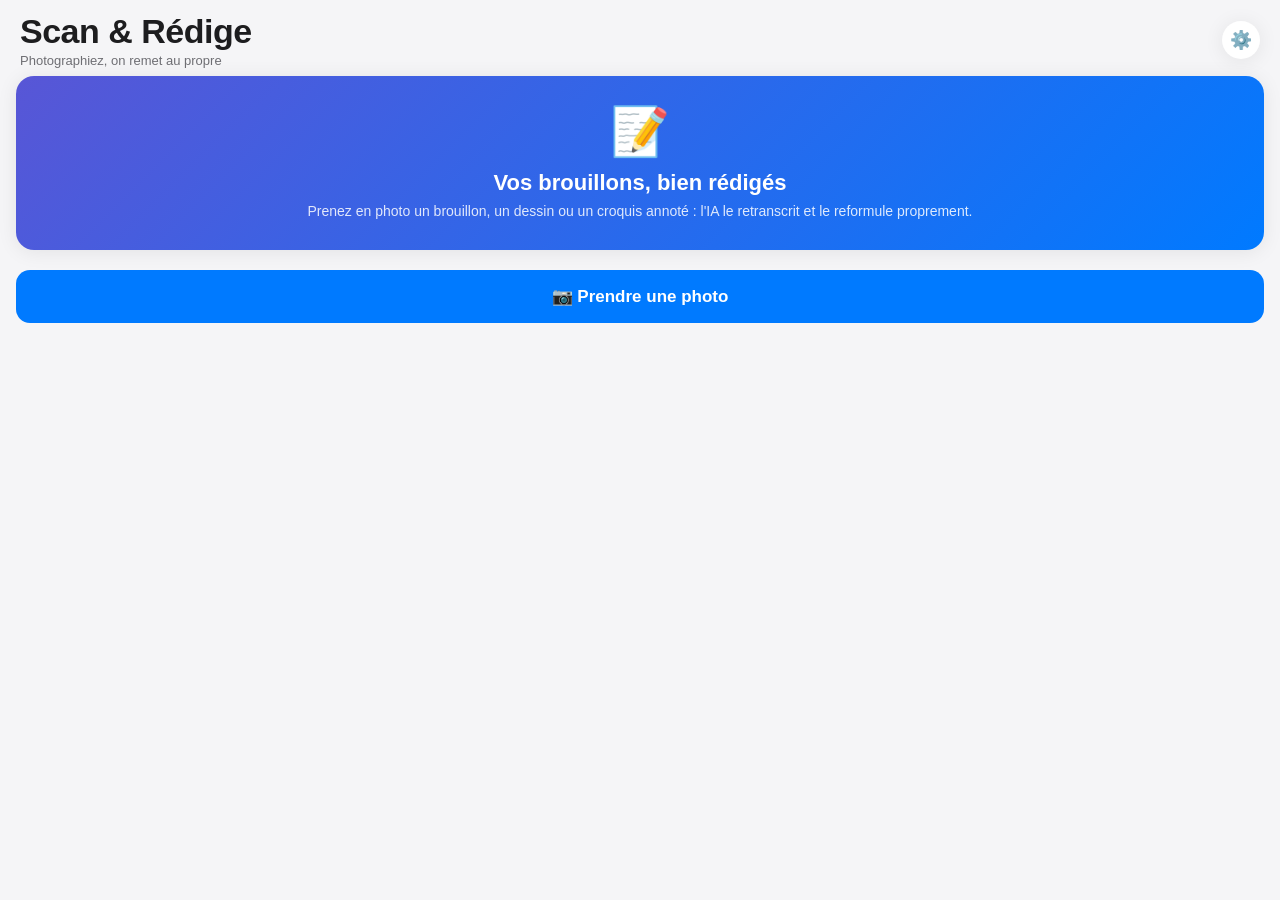
<file: scan.html>
<!DOCTYPE html>
<html lang="fr">
<head>
  <meta charset="UTF-8">
  <meta name="viewport" content="width=device-width, initial-scale=1.0, maximum-scale=1.0, user-scalable=no">
  <meta name="apple-mobile-web-app-capable" content="yes">
  <meta name="apple-mobile-web-app-status-bar-style" content="black-translucent">
  <meta name="apple-mobile-web-app-title" content="Scan & Rédige">
  <meta name="mobile-web-app-capable" content="yes">
  <meta name="theme-color" content="#f5f5f7">
  <title>Scan & Rédige</title>
  <style>
    *, *::before, *::after { box-sizing: border-box; margin: 0; padding: 0; }

    :root {
      --bg: #f5f5f7;
      --card: #ffffff;
      --card2: #f2f2f7;
      --blue: #007AFF;
      --green: #34C759;
      --red: #FF3B30;
      --orange: #FF9500;
      --purple: #5856D6;
      --gray: #8e8e93;
      --gray2: #c7c7cc;
      --text: #1d1d1f;
      --text2: #6e6e73;
      --radius: 18px;
      --shadow: 0 2px 20px rgba(0,0,0,0.08);
    }

    body {
      font-family: -apple-system, BlinkMacSystemFont, 'Helvetica Neue', Arial, sans-serif;
      background: var(--bg);
      color: var(--text);
      min-height: 100dvh;
      -webkit-font-smoothing: antialiased;
      padding-bottom: 40px;
    }

    .status-bar { height: env(safe-area-inset-top, 44px); background: var(--bg); }

    .header {
      padding: 12px 20px 8px;
      display: flex;
      align-items: center;
      justify-content: space-between;
    }

    .header-title { font-size: 34px; font-weight: 700; letter-spacing: -0.5px; }
    .header-sub { font-size: 13px; color: var(--text2); margin-top: 2px; }

    .icon-btn {
      width: 38px; height: 38px;
      border-radius: 50%;
      background: var(--card);
      border: none;
      display: flex; align-items: center; justify-content: center;
      font-size: 18px;
      box-shadow: var(--shadow);
      -webkit-tap-highlight-color: transparent;
    }
    .icon-btn:active { background: var(--card2); }

    .section { margin: 0 16px 20px; }

    .section-label {
      font-size: 13px; font-weight: 600; text-transform: uppercase;
      letter-spacing: 0.5px; color: var(--text2);
      margin-bottom: 8px; padding-left: 4px;
    }

    .card {
      background: var(--card);
      border-radius: var(--radius);
      box-shadow: var(--shadow);
      overflow: hidden;
    }

    /* Empty state hero */
    .hero {
      margin: 0 16px 20px;
      border-radius: var(--radius);
      padding: 28px 20px;
      text-align: center;
      background: linear-gradient(135deg, #5856D6 0%, #007AFF 100%);
      box-shadow: var(--shadow);
    }
    .hero-emoji { font-size: 48px; display: block; margin-bottom: 10px; }
    .hero-title { font-size: 22px; font-weight: 700; color: #fff; }
    .hero-sub { font-size: 14px; color: rgba(255,255,255,0.85); margin-top: 6px; line-height: 1.4; }

    .big-btn {
      display: flex; align-items: center; justify-content: center; gap: 8px;
      width: 100%;
      padding: 16px;
      border: none;
      border-radius: 14px;
      font-size: 17px;
      font-weight: 600;
      cursor: pointer;
      -webkit-tap-highlight-color: transparent;
      transition: transform 0.1s, opacity 0.15s;
    }
    .big-btn:active { transform: scale(0.97); }
    .big-btn.primary { background: #fff; color: var(--blue); }
    .big-btn.solid { background: var(--blue); color: #fff; }
    .big-btn.solid:disabled { background: var(--gray2); color: var(--gray); cursor: not-allowed; }
    .big-btn.ghost { background: var(--card2); color: var(--text); }
    .big-btn.danger-ghost { background: var(--card2); color: var(--red); }

    /* Photo thumbnails */
    .thumb-row {
      display: flex; gap: 10px; padding: 14px;
      overflow-x: auto;
      -webkit-overflow-scrolling: touch;
    }
    .thumb {
      position: relative;
      flex: 0 0 auto;
      width: 76px; height: 96px;
      border-radius: 10px;
      overflow: hidden;
      background: var(--card2);
      box-shadow: 0 1px 6px rgba(0,0,0,0.12);
    }
    .thumb img { width: 100%; height: 100%; object-fit: cover; display: block; }
    .thumb .rm {
      position: absolute; top: 3px; right: 3px;
      width: 20px; height: 20px;
      border-radius: 50%;
      background: rgba(0,0,0,0.55);
      color: #fff; border: none;
      font-size: 12px; line-height: 1;
      display: flex; align-items: center; justify-content: center;
    }
    .thumb-add {
      flex: 0 0 auto;
      width: 76px; height: 96px;
      border-radius: 10px;
      border: 1.5px dashed var(--gray2);
      display: flex; align-items: center; justify-content: center;
      font-size: 24px; color: var(--gray);
      background: var(--card2);
    }

    .action-stack { padding: 0 14px 14px; display: flex; flex-direction: column; gap: 10px; }

    /* Result */
    .result-text {
      width: 100%;
      min-height: 220px;
      border: none;
      resize: vertical;
      padding: 16px;
      font-size: 15.5px;
      line-height: 1.55;
      font-family: -apple-system, BlinkMacSystemFont, 'Helvetica Neue', Arial, sans-serif;
      color: var(--text);
      background: transparent;
    }
    .result-text:focus { outline: none; }

    .toast {
      position: fixed;
      bottom: 24px; left: 50%;
      transform: translateX(-50%) translateY(20px);
      background: rgba(29,29,31,0.92);
      color: #fff;
      padding: 10px 18px;
      border-radius: 20px;
      font-size: 14px;
      opacity: 0;
      pointer-events: none;
      transition: opacity 0.2s, transform 0.2s;
      z-index: 50;
      white-space: nowrap;
    }
    .toast.show { opacity: 1; transform: translateX(-50%) translateY(0); }

    /* Loading overlay */
    .overlay {
      position: fixed; inset: 0;
      background: rgba(245,245,247,0.92);
      display: none;
      align-items: center; justify-content: center;
      flex-direction: column;
      gap: 16px;
      z-index: 100;
      text-align: center;
      padding: 20px;
    }
    .overlay.show { display: flex; }
    .spinner {
      width: 40px; height: 40px;
      border-radius: 50%;
      border: 3px solid var(--card2);
      border-top-color: var(--blue);
      animation: spin 0.8s linear infinite;
    }
    @keyframes spin { to { transform: rotate(360deg); } }
    .overlay-text { font-size: 15px; color: var(--text2); font-weight: 500; }

    /* Settings modal */
    .modal-backdrop {
      position: fixed; inset: 0;
      background: rgba(0,0,0,0.35);
      display: none;
      align-items: flex-end;
      z-index: 200;
    }
    .modal-backdrop.show { display: flex; }
    .modal {
      background: var(--bg);
      width: 100%;
      border-radius: 20px 20px 0 0;
      padding: 20px 20px calc(env(safe-area-inset-bottom,0px) + 24px);
      max-height: 85dvh;
      overflow-y: auto;
    }
    .modal-handle {
      width: 36px; height: 5px; border-radius: 3px;
      background: var(--gray2);
      margin: 0 auto 16px;
    }
    .modal-title { font-size: 20px; font-weight: 700; margin-bottom: 4px; }
    .modal-sub { font-size: 13px; color: var(--text2); margin-bottom: 16px; line-height: 1.5; }
    .field-label { font-size: 13px; font-weight: 600; color: var(--text2); margin: 14px 0 6px; }
    .field-input {
      width: 100%;
      padding: 13px 14px;
      border-radius: 12px;
      border: none;
      background: var(--card);
      font-size: 15px;
      color: var(--text);
      box-shadow: var(--shadow);
    }
    .field-input:focus { outline: 2px solid var(--blue); }
    select.field-input { -webkit-appearance: none; appearance: none; }
    .modal-link { font-size: 13px; color: var(--blue); margin-top: 6px; display: inline-block; }
    .modal-actions { margin-top: 20px; display: flex; flex-direction: column; gap: 10px; }

    .privacy-note {
      display: flex; gap: 10px;
      background: var(--card);
      border-radius: 14px;
      padding: 14px;
      box-shadow: var(--shadow);
      margin-top: 4px;
      font-size: 12.5px;
      color: var(--text2);
      line-height: 1.5;
    }

    .error-banner {
      margin: 0 16px 16px;
      background: rgba(255,59,48,0.1);
      color: var(--red);
      padding: 12px 14px;
      border-radius: 12px;
      font-size: 13.5px;
      line-height: 1.4;
      display: none;
    }
    .error-banner.show { display: block; }

    input[type="file"] { display: none; }
  </style>
</head>
<body>

<div class="status-bar"></div>

<div class="header">
  <div>
    <div class="header-title">Scan & Rédige</div>
    <div class="header-sub">Photographiez, on remet au propre</div>
  </div>
  <button class="icon-btn" id="settings-btn">⚙️</button>
</div>

<div class="error-banner" id="error-banner"></div>

<!-- Empty state -->
<div id="empty-state">
  <div class="hero">
    <span class="hero-emoji">📝</span>
    <div class="hero-title">Vos brouillons, bien rédigés</div>
    <div class="hero-sub">Prenez en photo un brouillon, un dessin ou un croquis annoté : l'IA le retranscrit et le reformule proprement.</div>
  </div>
  <div class="section">
    <button class="big-btn solid" id="take-photo-btn">📷 Prendre une photo</button>
  </div>
</div>

<!-- Photos state -->
<div id="photos-state" style="display:none;">
  <div class="section">
    <div class="section-label">Photos (<span id="photo-count">0</span>)</div>
    <div class="card">
      <div class="thumb-row" id="thumb-row"></div>
    </div>
  </div>
  <div class="section action-stack" style="padding:0;">
    <button class="big-btn solid" id="clean-btn">✨ Nettoyer & rédiger</button>
    <button class="big-btn danger-ghost" id="reset-btn">Recommencer</button>
  </div>
</div>

<!-- Result state -->
<div id="result-state" style="display:none;">
  <div class="section">
    <div class="section-label">Texte rédigé</div>
    <div class="card">
      <textarea class="result-text" id="result-text"></textarea>
    </div>
  </div>
  <div class="section action-stack" style="padding:0;">
    <button class="big-btn solid" id="copy-btn">📋 Copier le texte</button>
    <button class="big-btn ghost" id="share-btn">📤 Partager</button>
    <button class="big-btn ghost" id="download-btn">⬇️ Télécharger (.txt)</button>
    <button class="big-btn danger-ghost" id="new-scan-btn">Nouveau scan</button>
  </div>
</div>

<input type="file" id="file-input" accept="image/*" capture="environment">

<div class="toast" id="toast"></div>

<div class="overlay" id="overlay">
  <div class="spinner"></div>
  <div class="overlay-text">Analyse en cours… l'IA lit et reformule votre texte</div>
</div>

<!-- Settings modal -->
<div class="modal-backdrop" id="settings-backdrop">
  <div class="modal">
    <div class="modal-handle"></div>
    <div class="modal-title">Réglages</div>
    <div class="modal-sub">Cette appli fonctionne sans serveur : elle appelle directement l'API Claude depuis votre téléphone avec votre propre clé.</div>

    <div class="field-label">Clé API Anthropic</div>
    <input class="field-input" id="api-key-input" type="password" placeholder="sk-ant-...">
    <a class="modal-link" href="https://console.anthropic.com/settings/keys" target="_blank" rel="noopener">Obtenir une clé sur console.anthropic.com →</a>

    <div class="field-label">Modèle</div>
    <select class="field-input" id="model-select">
      <option value="claude-sonnet-5">Sonnet 5 — recommandé, rapide et précis</option>
      <option value="claude-opus-5">Opus 5 — qualité maximale, plus lent</option>
      <option value="claude-haiku-4-5-20251001">Haiku 4.5 — le plus rapide</option>
    </select>

    <div class="privacy-note">
      🔒 Votre clé API est stockée uniquement sur cet appareil (localStorage), jamais envoyée ailleurs qu'à l'API Anthropic. Vos photos sont envoyées à Anthropic pour l'analyse et ne sont pas conservées par cette appli.
    </div>

    <div class="modal-actions">
      <button class="big-btn solid" id="save-settings-btn">Enregistrer</button>
      <button class="big-btn ghost" id="close-settings-btn">Fermer</button>
    </div>
  </div>
</div>

<script>
  const LS_KEY = 'scan_redige_api_key';
  const LS_MODEL = 'scan_redige_model';
  const MAX_DIM = 1600;
  const JPEG_QUALITY = 0.85;

  let photos = []; // { dataUrl, mediaType }

  const $ = (id) => document.getElementById(id);

  const emptyState = $('empty-state');
  const photosState = $('photos-state');
  const resultState = $('result-state');
  const overlay = $('overlay');
  const toastEl = $('toast');
  const errorBanner = $('error-banner');

  function showToast(msg) {
    toastEl.textContent = msg;
    toastEl.classList.add('show');
    setTimeout(() => toastEl.classList.remove('show'), 2200);
  }

  function showError(msg) {
    errorBanner.textContent = msg;
    errorBanner.classList.add('show');
  }
  function clearError() {
    errorBanner.classList.remove('show');
    errorBanner.textContent = '';
  }

  function refreshView() {
    if (resultState.dataset.active === '1') return;
    if (photos.length === 0) {
      emptyState.style.display = '';
      photosState.style.display = 'none';
    } else {
      emptyState.style.display = 'none';
      photosState.style.display = '';
      $('photo-count').textContent = photos.length;
      renderThumbs();
    }
  }

  function renderThumbs() {
    const row = $('thumb-row');
    row.innerHTML = '';
    photos.forEach((p, i) => {
      const t = document.createElement('div');
      t.className = 'thumb';
      t.innerHTML = `<img src="${p.dataUrl}"><button class="rm" data-i="${i}">✕</button>`;
      row.appendChild(t);
    });
    const add = document.createElement('div');
    add.className = 'thumb-add';
    add.textContent = '+';
    add.addEventListener('click', () => $('file-input').click());
    row.appendChild(add);

    row.querySelectorAll('.rm').forEach(btn => {
      btn.addEventListener('click', (e) => {
        const i = parseInt(e.currentTarget.dataset.i, 10);
        photos.splice(i, 1);
        refreshView();
      });
    });
  }

  // --- Photo capture & resize ---
  function fileToResizedDataUrl(file) {
    return new Promise((resolve, reject) => {
      const img = new Image();
      const reader = new FileReader();
      reader.onload = (e) => { img.src = e.target.result; };
      reader.onerror = reject;
      img.onload = () => {
        let { width, height } = img;
        if (width > height && width > MAX_DIM) {
          height = Math.round(height * (MAX_DIM / width));
          width = MAX_DIM;
        } else if (height >= width && height > MAX_DIM) {
          width = Math.round(width * (MAX_DIM / height));
          height = MAX_DIM;
        }
        const canvas = document.createElement('canvas');
        canvas.width = width;
        canvas.height = height;
        canvas.getContext('2d').drawImage(img, 0, 0, width, height);
        resolve(canvas.toDataURL('image/jpeg', JPEG_QUALITY));
      };
      img.onerror = reject;
      reader.readAsDataURL(file);
    });
  }

  $('take-photo-btn').addEventListener('click', () => $('file-input').click());

  $('file-input').addEventListener('change', async (e) => {
    const file = e.target.files[0];
    e.target.value = '';
    if (!file) return;
    clearError();
    try {
      const dataUrl = await fileToResizedDataUrl(file);
      photos.push({ dataUrl, mediaType: 'image/jpeg' });
      refreshView();
    } catch (err) {
      showError("Impossible de charger cette photo. Réessayez.");
    }
  });

  $('reset-btn').addEventListener('click', () => {
    photos = [];
    refreshView();
  });

  // --- Settings ---
  const settingsBackdrop = $('settings-backdrop');
  function openSettings() {
    $('api-key-input').value = localStorage.getItem(LS_KEY) || '';
    $('model-select').value = localStorage.getItem(LS_MODEL) || 'claude-sonnet-5';
    settingsBackdrop.classList.add('show');
  }
  function closeSettings() { settingsBackdrop.classList.remove('show'); }

  $('settings-btn').addEventListener('click', openSettings);
  $('close-settings-btn').addEventListener('click', closeSettings);
  settingsBackdrop.addEventListener('click', (e) => { if (e.target === settingsBackdrop) closeSettings(); });

  $('save-settings-btn').addEventListener('click', () => {
    const key = $('api-key-input').value.trim();
    localStorage.setItem(LS_KEY, key);
    localStorage.setItem(LS_MODEL, $('model-select').value);
    closeSettings();
    showToast('Réglages enregistrés');
  });

  // --- Clean & rewrite via Claude API ---
  const PROMPT = `Voici une ou plusieurs photos de mes écrits manuscrits (brouillon, notes, dessin annoté, croquis, etc.).

Fais ceci :
1. Transcris fidèlement tout le texte visible, dans l'ordre logique (si plusieurs photos, traite-les comme les pages successives d'un même document).
2. Corrige l'orthographe, la grammaire et la ponctuation.
3. Reformule si besoin pour que ce soit clair et bien rédigé, sans changer le sens ni inventer d'informations.
4. Structure proprement le résultat (titres, paragraphes, listes à puces) si le contenu s'y prête.
5. Si un dessin, schéma ou croquis ne comporte pas de texte exploitable, décris-le brièvement entre crochets, ex: [Schéma : flèche reliant "A" à "B"].

Réponds uniquement avec le texte final, nettoyé et bien rédigé, en français, sans commentaire ni introduction de ta part.`;

  $('clean-btn').addEventListener('click', async () => {
    clearError();
    const apiKey = localStorage.getItem(LS_KEY);
    if (!apiKey) {
      showError("Ajoutez d'abord votre clé API Anthropic dans les réglages (⚙️).");
      openSettings();
      return;
    }
    const model = localStorage.getItem(LS_MODEL) || 'claude-sonnet-5';

    overlay.classList.add('show');
    try {
      const content = photos.map(p => ({
        type: 'image',
        source: {
          type: 'base64',
          media_type: p.mediaType,
          data: p.dataUrl.split(',')[1]
        }
      }));
      content.push({ type: 'text', text: PROMPT });

      const res = await fetch('https://api.anthropic.com/v1/messages', {
        method: 'POST',
        headers: {
          'content-type': 'application/json',
          'x-api-key': apiKey,
          'anthropic-version': '2023-06-01',
          'anthropic-dangerous-direct-browser-access': 'true'
        },
        body: JSON.stringify({
          model,
          max_tokens: 4096,
          messages: [{ role: 'user', content }]
        })
      });

      if (!res.ok) {
        const errBody = await res.json().catch(() => ({}));
        const msg = errBody?.error?.message || `Erreur ${res.status}`;
        throw new Error(msg);
      }

      const data = await res.json();
      const text = (data.content || []).map(b => b.text || '').join('\n').trim();
      showResult(text || "(Aucun texte détecté sur la photo.)");
    } catch (err) {
      showError("Échec de l'analyse : " + err.message);
    } finally {
      overlay.classList.remove('show');
    }
  });

  function showResult(text) {
    emptyState.style.display = 'none';
    photosState.style.display = 'none';
    resultState.style.display = '';
    resultState.dataset.active = '1';
    $('result-text').value = text;
  }

  $('new-scan-btn').addEventListener('click', () => {
    photos = [];
    resultState.dataset.active = '0';
    resultState.style.display = 'none';
    refreshView();
  });

  $('copy-btn').addEventListener('click', async () => {
    try {
      await navigator.clipboard.writeText($('result-text').value);
      showToast('Texte copié ✓');
    } catch {
      $('result-text').select();
      document.execCommand('copy');
      showToast('Texte copié ✓');
    }
  });

  $('share-btn').addEventListener('click', async () => {
    const text = $('result-text').value;
    if (navigator.share) {
      try { await navigator.share({ text }); } catch {}
    } else {
      showToast("Le partage n'est pas disponible sur ce navigateur");
    }
  });

  $('download-btn').addEventListener('click', () => {
    const text = $('result-text').value;
    const blob = new Blob([text], { type: 'text/plain;charset=utf-8' });
    const url = URL.createObjectURL(blob);
    const a = document.createElement('a');
    a.href = url;
    a.download = `texte-${new Date().toISOString().slice(0,10)}.txt`;
    a.click();
    URL.revokeObjectURL(url);
  });

  refreshView();
</script>
</body>
</html>
</file>
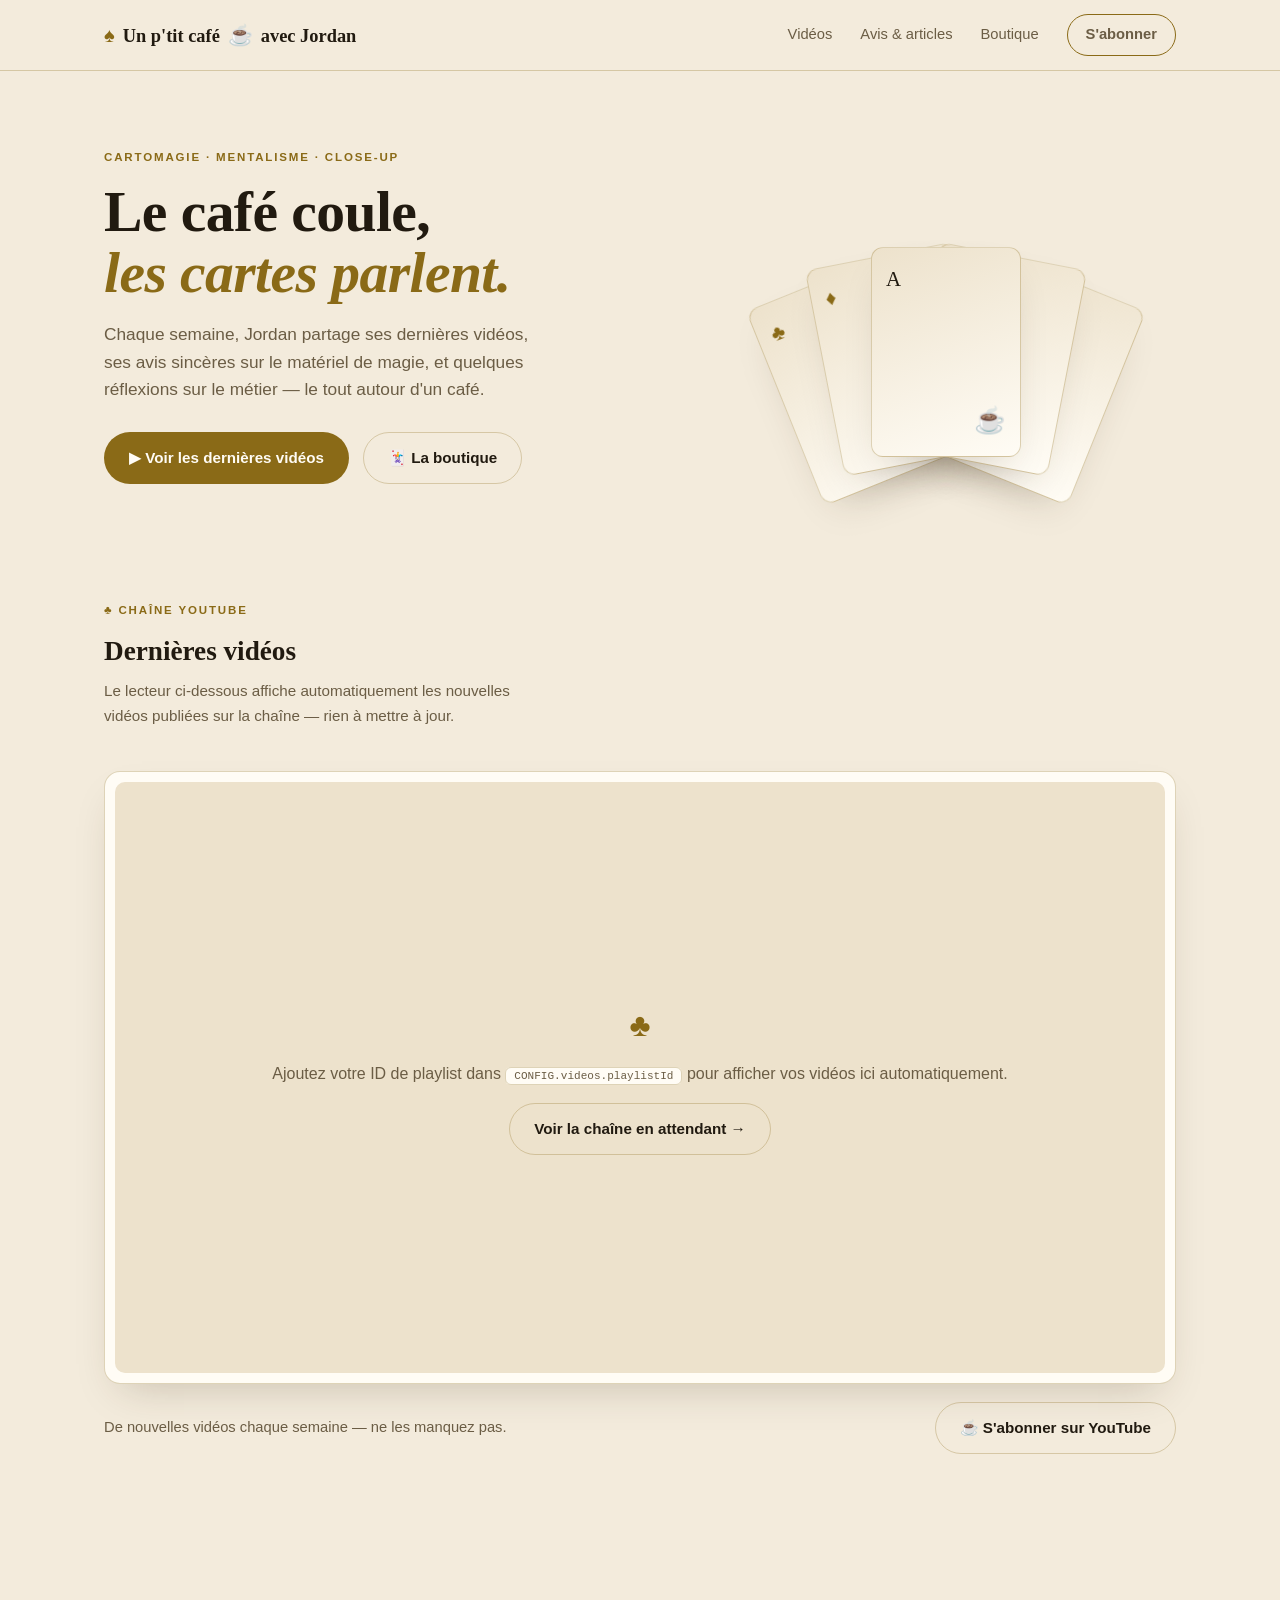
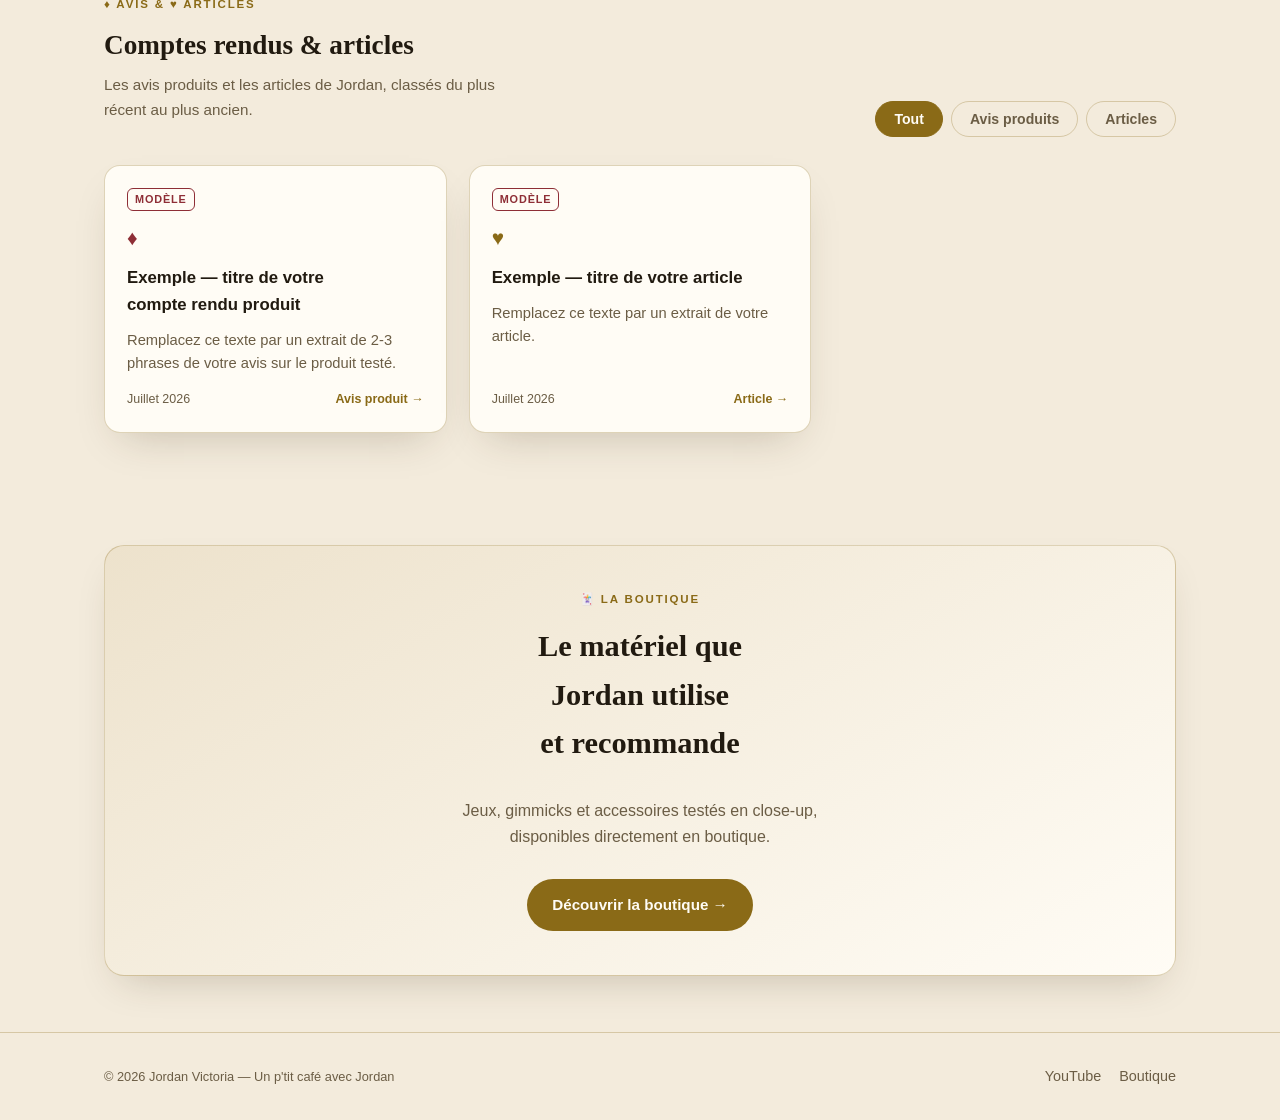
<file: un-ptit-cafe-avec-jordan.html>
<!DOCTYPE html>
<html lang="fr">
<head>
<meta charset="UTF-8">
<meta name="viewport" content="width=device-width, initial-scale=1.0">
<title>Un p'tit café avec Jordan — Vidéos, avis &amp; boutique</title>
<meta name="description" content="Retrouvez les dernières vidéos de cartomagie et mentalisme de Jordan, ses comptes rendus de produits, ses articles, et la boutique.">
<link rel="icon" href="data:image/svg+xml,%3Csvg xmlns='http://www.w3.org/2000/svg' viewBox='0 0 100 100'%3E%3Ctext y='.9em' font-size='90'%3E%E2%99%A0%3C/text%3E%3C/svg%3E">
<style>

  /* ============================================================
     CONFIG RAPIDE — pas besoin de toucher au CSS/JS pour éditer :
     tout le contenu (vidéos, avis, articles, boutique) se modifie
     dans le bloc CONFIG au début du <script>, tout en bas du fichier.
     ============================================================ */

  *, *::before, *::after { box-sizing: border-box; }
  html { -webkit-text-size-adjust: 100%; }

  :root {
    /* --- thème sombre (par défaut) : table de jeu, cuir, laiton --- */
    --bg: #14100d;
    --surface: #1e1811;
    --surface-2: #271f15;
    --text: #f1e9da;
    --text-dim: #b9ac94;
    --gold: #d4af37;
    --gold-strong: #f0cf66;
    --red: #b23a43;
    --red-strong: #d1555e;
    --border: rgba(212,175,55,0.22);
    --shadow: 0 18px 40px -18px rgba(0,0,0,0.6);
    --radius: 16px;
    --serif: Georgia, 'Iowan Old Style', 'Palatino Linotype', 'Book Antiqua', serif;
    --sans: -apple-system, BlinkMacSystemFont, 'Segoe UI', ui-sans-serif, 'Helvetica Neue', Arial, sans-serif;
  }

  @media (prefers-color-scheme: light) {
    :root {
      --bg: #f3ebdc;
      --surface: #fffcf5;
      --surface-2: #ede2cc;
      --text: #211a10;
      --text-dim: #6b5d45;
      --gold: #8a6a17;
      --gold-strong: #6e5310;
      --red: #8e2e36;
      --red-strong: #732128;
      --border: rgba(138,106,23,0.28);
      --shadow: 0 18px 40px -18px rgba(60,45,20,0.25);
    }
  }
  :root[data-theme="dark"] {
    --bg: #14100d; --surface: #1e1811; --surface-2: #271f15;
    --text: #f1e9da; --text-dim: #b9ac94;
    --gold: #d4af37; --gold-strong: #f0cf66;
    --red: #b23a43; --red-strong: #d1555e;
    --border: rgba(212,175,55,0.22);
    --shadow: 0 18px 40px -18px rgba(0,0,0,0.6);
  }
  :root[data-theme="light"] {
    --bg: #f3ebdc; --surface: #fffcf5; --surface-2: #ede2cc;
    --text: #211a10; --text-dim: #6b5d45;
    --gold: #8a6a17; --gold-strong: #6e5310;
    --red: #8e2e36; --red-strong: #732128;
    --border: rgba(138,106,23,0.28);
    --shadow: 0 18px 40px -18px rgba(60,45,20,0.25);
  }

  body {
    margin: 0;
    background: var(--bg);
    color: var(--text);
    font-family: var(--sans);
    line-height: 1.6;
    -webkit-font-smoothing: antialiased;
  }

  .wrap { max-width: 1120px; margin: 0 auto; padding: 0 24px; }
  a { color: inherit; }
  img { max-width: 100%; display: block; }

  h1, h2, h3 { font-family: var(--serif); font-weight: 600; text-wrap: balance; margin: 0; }

  .eyebrow {
    font-family: var(--sans);
    font-size: 0.72rem;
    font-weight: 700;
    letter-spacing: 0.16em;
    text-transform: uppercase;
    color: var(--gold);
    display: inline-flex;
    align-items: center;
    gap: 0.5em;
  }

  button { font-family: inherit; cursor: pointer; }
  :focus-visible { outline: 2px solid var(--gold); outline-offset: 3px; }

  /* ---------- Topbar ---------- */
  .topbar {
    position: sticky; top: 0; z-index: 40;
    background: color-mix(in srgb, var(--bg) 88%, transparent);
    backdrop-filter: blur(10px);
    border-bottom: 1px solid var(--border);
  }
  .topbar .wrap {
    display: flex; align-items: center; justify-content: space-between;
    gap: 16px; padding-top: 14px; padding-bottom: 14px;
  }
  .brand {
    display: flex; align-items: baseline; gap: 8px;
    font-family: var(--serif); font-size: 1.15rem; font-weight: 700;
    text-decoration: none; color: var(--text);
  }
  .brand .mark { color: var(--gold); font-size: 1.1em; }
  .topnav { display: flex; align-items: center; gap: 28px; }
  .topnav a {
    font-size: 0.92rem; text-decoration: none; color: var(--text-dim);
    transition: color 0.15s;
  }
  .topnav a:hover { color: var(--text); }
  .btn-shop-mini {
    border: 1px solid var(--gold); color: var(--gold);
    background: transparent; border-radius: 999px;
    padding: 8px 18px; font-size: 0.85rem; font-weight: 600;
    text-decoration: none; transition: background 0.15s, color 0.15s;
    white-space: nowrap;
  }
  .btn-shop-mini:hover { background: var(--gold); color: var(--surface); }

  @media (max-width: 720px) {
    .topnav a.nav-link { display: none; }
  }
  @media (max-width: 480px) {
    .brand { font-size: 0.98rem; gap: 6px; }
    .btn-shop-mini { padding: 7px 14px; font-size: 0.8rem; }
  }

  /* ---------- Hero ---------- */
  .hero { padding: 72px 0 56px; overflow: hidden; }
  .hero .wrap { display: grid; grid-template-columns: 1.1fr 0.9fr; gap: 48px; align-items: center; }
  @media (max-width: 860px) { .hero .wrap { grid-template-columns: 1fr; } .hero { padding: 48px 0 40px; } }

  .hero h1 {
    font-size: clamp(2.3rem, 4.4vw + 1rem, 3.6rem);
    line-height: 1.05;
    margin: 14px 0 18px;
    letter-spacing: -0.01em;
  }
  .hero h1 em { color: var(--gold); font-style: italic; }
  .hero p.lede { color: var(--text-dim); font-size: 1.08rem; max-width: 46ch; }
  .hero-ctas { display: flex; flex-wrap: wrap; gap: 14px; margin-top: 28px; }

  .btn {
    display: inline-flex; align-items: center; gap: 10px;
    padding: 13px 24px; border-radius: 999px; font-size: 0.95rem; font-weight: 700;
    text-decoration: none; border: 1px solid transparent; transition: transform 0.15s, box-shadow 0.15s, background 0.15s;
  }
  .btn:active { transform: translateY(1px); }
  .btn-primary { background: var(--gold); color: var(--surface); }
  .btn-primary:hover { background: var(--gold-strong); box-shadow: var(--shadow); }
  .btn-outline { border-color: var(--border); color: var(--text); }
  .btn-outline:hover { border-color: var(--gold); color: var(--gold); }

  /* card-fan hero art */
  .fan { position: relative; height: 300px; margin: 0 auto; width: 100%; max-width: 340px; }
  .fan .card {
    position: absolute; left: 50%; bottom: 6px; width: 150px; height: 210px;
    margin-left: -75px; border-radius: 12px;
    background: linear-gradient(160deg, var(--surface-2), var(--surface));
    border: 1px solid var(--border);
    box-shadow: var(--shadow);
    transform-origin: 50% 100%;
    display: flex; align-items: flex-start; justify-content: space-between; padding: 14px;
    font-family: var(--serif); color: var(--gold);
    transition: transform 0.6s cubic-bezier(.2,.8,.2,1);
  }
  .fan .card span { font-size: 1.3rem; }
  .fan .card.c1 { transform: rotate(-22deg) translateX(-56px); }
  .fan .card.c2 { transform: rotate(-11deg) translateX(-28px); z-index: 1; }
  .fan .card.c3 { transform: rotate(0deg); z-index: 2; }
  .fan .card.c4 { transform: rotate(11deg) translateX(28px); z-index: 1; }
  .fan .card.c5 { transform: rotate(22deg) translateX(56px); color: var(--red); }
  .fan .card.c3 { color: var(--text); }
  .fan .card.c3::after { content: '☕'; position: absolute; bottom: 14px; right: 14px; font-size: 1.6rem; }
  @media (prefers-reduced-motion: no-preference) {
    .fan .card { animation: fan-in 0.9s cubic-bezier(.2,.8,.2,1) both; }
    .fan .card.c1 { animation-delay: 0.02s; }
    .fan .card.c2 { animation-delay: 0.08s; }
    .fan .card.c3 { animation-delay: 0.14s; }
    .fan .card.c4 { animation-delay: 0.08s; }
    .fan .card.c5 { animation-delay: 0.02s; }
  }
  @keyframes fan-in {
    from { transform: rotate(0deg) translateX(0) translateY(40px); opacity: 0; }
  }

  /* ---------- Sections ---------- */
  section { padding: 56px 0; }
  .section-head {
    display: flex; align-items: flex-end; justify-content: space-between; gap: 20px;
    margin-bottom: 28px; flex-wrap: wrap;
  }
  .section-head h2 { font-size: 1.7rem; margin-top: 8px; }
  .section-head .sub { color: var(--text-dim); font-size: 0.95rem; max-width: 50ch; margin-top: 6px; }

  /* ---------- Videos ---------- */
  .video-frame {
    background: var(--surface); border: 1px solid var(--border); border-radius: var(--radius);
    padding: 10px; box-shadow: var(--shadow);
  }
  .video-frame .ratio {
    position: relative; width: 100%; aspect-ratio: 16/9; border-radius: 10px; overflow: hidden;
    background: var(--surface-2);
  }
  .video-frame .ratio iframe { position: absolute; inset: 0; width: 100%; height: 100%; border: 0; }

  .video-empty {
    display: flex; flex-direction: column; align-items: center; justify-content: center;
    gap: 10px; height: 100%; padding: 32px; text-align: center; color: var(--text-dim);
  }
  .video-empty .glyph { font-size: 2rem; color: var(--gold); }
  .video-empty code {
    background: var(--surface); border: 1px solid var(--border); padding: 2px 8px; border-radius: 6px;
    font-size: 0.85em;
  }

  .subscribe-row {
    display: flex; align-items: center; justify-content: space-between; gap: 16px; flex-wrap: wrap;
    margin-top: 18px;
  }
  .subscribe-row p { color: var(--text-dim); font-size: 0.92rem; margin: 0; }

  .pinned-videos {
    display: grid; grid-template-columns: repeat(auto-fill, minmax(220px, 1fr)); gap: 18px; margin-top: 24px;
  }
  .vcard {
    background: var(--surface); border: 1px solid var(--border); border-radius: 14px; overflow: hidden;
    text-align: left; padding: 0; box-shadow: var(--shadow); transition: transform 0.2s;
  }
  .vcard:hover { transform: translateY(-4px); }
  .vcard .thumb { position: relative; aspect-ratio: 16/9; background: var(--surface-2); }
  .vcard .thumb img { width: 100%; height: 100%; object-fit: cover; }
  .vcard .thumb .play {
    position: absolute; inset: 0; display: flex; align-items: center; justify-content: center;
    background: rgba(20,16,13,0.25); color: #fff; font-size: 1.8rem;
    opacity: 0; transition: opacity 0.2s;
  }
  .vcard:hover .thumb .play { opacity: 1; }
  .vcard .body { padding: 14px 16px 16px; }
  .vcard .body h3 { font-size: 1rem; font-family: var(--sans); font-weight: 700; }

  /* ---------- Filter tabs ---------- */
  .tabs { display: flex; gap: 8px; flex-wrap: wrap; }
  .tab {
    background: transparent; border: 1px solid var(--border); color: var(--text-dim);
    border-radius: 999px; padding: 9px 18px; font-size: 0.88rem; font-weight: 600;
    transition: background 0.15s, color 0.15s, border-color 0.15s;
  }
  .tab:hover { color: var(--text); }
  .tab[aria-pressed="true"] { background: var(--gold); border-color: var(--gold); color: var(--surface); }

  /* ---------- Content grid (avis + articles) ---------- */
  .grid { display: grid; grid-template-columns: repeat(auto-fill, minmax(280px, 1fr)); gap: 22px; margin-top: 26px; }

  .card-item {
    background: var(--surface); border: 1px solid var(--border); border-radius: var(--radius);
    padding: 22px; box-shadow: var(--shadow); text-decoration: none; color: var(--text);
    display: flex; flex-direction: column; gap: 10px;
    transition: transform 0.2s, border-color 0.2s;
  }
  .card-item:hover { transform: translateY(-4px); border-color: var(--gold); }
  .card-item .suit { font-size: 1.3rem; }
  .card-item .suit.review { color: var(--red); }
  .card-item .suit.article { color: var(--gold); }
  .card-item h3 { font-family: var(--sans); font-size: 1.05rem; font-weight: 700; }
  .card-item p { color: var(--text-dim); font-size: 0.92rem; margin: 0; flex: 1; }
  .card-item .meta {
    display: flex; align-items: center; justify-content: space-between; gap: 10px;
    font-size: 0.78rem; color: var(--text-dim); margin-top: 4px;
  }
  .card-item .read { color: var(--gold); font-weight: 700; }
  .tpl-badge {
    align-self: flex-start; font-size: 0.68rem; font-weight: 800; letter-spacing: 0.08em;
    text-transform: uppercase; color: var(--red); border: 1px solid var(--red); border-radius: 6px;
    padding: 2px 7px;
  }

  /* ---------- Shop banner ---------- */
  .shop-banner {
    background: linear-gradient(150deg, var(--surface-2), var(--surface));
    border: 1px solid var(--border); border-radius: 20px;
    padding: 44px; text-align: center; box-shadow: var(--shadow);
    display: flex; flex-direction: column; align-items: center; gap: 14px;
  }
  .shop-banner h2 { font-size: 1.9rem; max-width: 20ch; }
  .shop-banner p { color: var(--text-dim); max-width: 48ch; }

  /* ---------- Footer ---------- */
  footer { border-top: 1px solid var(--border); padding: 32px 0; }
  footer .wrap { display: flex; justify-content: space-between; align-items: center; gap: 16px; flex-wrap: wrap; }
  footer .socials { display: flex; gap: 18px; }
  footer a.social { text-decoration: none; color: var(--text-dim); font-size: 0.9rem; }
  footer a.social:hover { color: var(--gold); }
  footer .fine { color: var(--text-dim); font-size: 0.8rem; }

  /* ---------- Modal ---------- */
  .modal-backdrop {
    position: fixed; inset: 0; background: rgba(10,8,6,0.78); display: none;
    align-items: center; justify-content: center; z-index: 100; padding: 24px;
  }
  .modal-backdrop.open { display: flex; }
  .modal {
    width: 100%; max-width: 860px; background: var(--surface); border-radius: 14px;
    border: 1px solid var(--border); overflow: hidden; box-shadow: var(--shadow);
  }
  .modal .ratio { position: relative; width: 100%; aspect-ratio: 16/9; }
  .modal .ratio iframe { position: absolute; inset: 0; width: 100%; height: 100%; border: 0; }
  .modal-close {
    display: block; margin-left: auto; background: transparent; border: none; color: var(--text-dim);
    padding: 10px 14px; font-size: 1rem;
  }
  .modal-close:hover { color: var(--gold); }

  @media (prefers-reduced-motion: reduce) {
    * { animation-duration: 0.001ms !important; transition-duration: 0.001ms !important; }
  }
</style>
</head>
<body>

<header class="topbar">
  <div class="wrap">
    <a class="brand" href="#top"><span class="mark">♠</span> Un p'tit café <span class="mark">☕</span> avec Jordan</a>
    <nav class="topnav">
      <a class="nav-link" href="#videos">Vidéos</a>
      <a class="nav-link" href="#hub">Avis &amp; articles</a>
      <a class="nav-link" href="#boutique">Boutique</a>
      <a class="btn-shop-mini" id="subscribe-link" href="#" target="_blank" rel="noopener">S'abonner</a>
    </nav>
  </div>
</header>

<main id="top">

  <section class="hero">
    <div class="wrap">
      <div>
        <span class="eyebrow">Cartomagie · Mentalisme · Close-up</span>
        <h1>Le café coule,<br><em>les cartes parlent.</em></h1>
        <p class="lede">Chaque semaine, Jordan partage ses dernières vidéos, ses avis sincères sur le matériel de magie, et quelques réflexions sur le métier — le tout autour d'un café.</p>
        <div class="hero-ctas">
          <a class="btn btn-primary" href="#videos">▶ Voir les dernières vidéos</a>
          <a class="btn btn-outline" id="shop-link-hero" href="#" >🃏 La boutique</a>
        </div>
      </div>
      <div class="fan" aria-hidden="true">
        <div class="card c1"><span>♣</span></div>
        <div class="card c2"><span>♦</span></div>
        <div class="card c3"><span>A</span></div>
        <div class="card c4"><span>♠</span></div>
        <div class="card c5"><span>♥</span></div>
      </div>
    </div>
  </section>

  <section id="videos">
    <div class="wrap">
      <div class="section-head">
        <div>
          <span class="eyebrow">♣ Chaîne YouTube</span>
          <h2>Dernières vidéos</h2>
          <p class="sub">Le lecteur ci-dessous affiche automatiquement les nouvelles vidéos publiées sur la chaîne — rien à mettre à jour.</p>
        </div>
      </div>

      <div class="video-frame">
        <div class="ratio" id="playlist-slot">
          <!-- rempli par le script si CONFIG.videos.playlistId est renseigné -->
        </div>
      </div>

      <div class="subscribe-row">
        <p>De nouvelles vidéos chaque semaine — ne les manquez pas.</p>
        <a class="btn btn-outline" id="subscribe-link-2" href="#" target="_blank" rel="noopener">☕ S'abonner sur YouTube</a>
      </div>

      <div class="pinned-videos" id="pinned-videos"></div>
    </div>
  </section>

  <section id="hub">
    <div class="wrap">
      <div class="section-head">
        <div>
          <span class="eyebrow">♦ Avis &amp; ♥ articles</span>
          <h2>Comptes rendus &amp; articles</h2>
          <p class="sub">Les avis produits et les articles de Jordan, classés du plus récent au plus ancien.</p>
        </div>
        <div class="tabs" id="tabs" role="tablist" aria-label="Filtrer le contenu">
          <button class="tab" data-filter="all" aria-pressed="true">Tout</button>
          <button class="tab" data-filter="review" aria-pressed="false">Avis produits</button>
          <button class="tab" data-filter="article" aria-pressed="false">Articles</button>
        </div>
      </div>

      <div class="grid" id="hub-grid"></div>
    </div>
  </section>

  <section id="boutique">
    <div class="wrap">
      <div class="shop-banner">
        <span class="eyebrow">🃏 La boutique</span>
        <h2>Le matériel que Jordan utilise et recommande</h2>
        <p>Jeux, gimmicks et accessoires testés en close-up, disponibles directement en boutique.</p>
        <a class="btn btn-primary" id="shop-link-banner" href="#">Découvrir la boutique →</a>
      </div>
    </div>
  </section>

</main>

<footer>
  <div class="wrap">
    <div class="fine">© <span id="year"></span> Jordan Victoria — Un p'tit café avec Jordan</div>
    <div class="socials">
      <a class="social" id="social-youtube" href="#" target="_blank" rel="noopener">YouTube</a>
      <a class="social" id="social-shop" href="#">Boutique</a>
    </div>
  </div>
</footer>

<div class="modal-backdrop" id="modal-backdrop">
  <div class="modal">
    <button class="modal-close" id="modal-close" aria-label="Fermer la vidéo">✕ Fermer</button>
    <div class="ratio" id="modal-ratio"></div>
  </div>
</div>

<script>
/* ================================================================
   CONFIG — c'est ici que Jordan édite tout, sans toucher au reste.
   ================================================================ */
const CONFIG = {

  channel: {
    // Le lien public de la chaîne (déjà rempli avec @JordanVictoria-31)
    url: "https://www.youtube.com/@JordanVictoria-31",
  },

  videos: {
    // Pour un flux "dernières vidéos" 100% automatique, collez ici
    // l'ID de la playlist "uploads" de la chaîne (commence par UU).
    // Comment le trouver : ouvrez youtube.com/@JordanVictoria-31/videos,
    // affichez le code source de la page (Ctrl+U), cherchez "channelId"
    // -> vous obtenez un ID qui commence par UC... -> remplacez juste
    // les 2 premières lettres UC par UU. Exemple : UCabcdef -> UUabcdef.
    playlistId: "",

    // Vidéos "épinglées" (optionnel) : mettez en avant des vidéos précises
    // avec vos propres titres. Laissez le tableau vide si inutile.
    // "id" = l'identifiant dans l'URL youtube.com/watch?v=CET_ID
    pinned: [
      // { id: "dQw4w9WgXcQ", title: "Titre de la vidéo à mettre en avant" },
    ],
  },

  shop: {
    // ⚠️ À remplacer par l'URL réelle de la boutique
    url: "https://www.jordanvictoria.fr/boutique",
  },

  // Chaque entrée : { type: "review" | "article", title, excerpt, date, link, template }
  // "template: true" affiche un badge "MODÈLE" — mettez-le à false (ou
  // supprimez la ligne) une fois le contenu remplacé par le vrai.
  content: [
    {
      type: "review",
      title: "Exemple — titre de votre compte rendu produit",
      excerpt: "Remplacez ce texte par un extrait de 2-3 phrases de votre avis sur le produit testé.",
      date: "Juillet 2026",
      link: "#",
      template: true,
    },
    {
      type: "article",
      title: "Exemple — titre de votre article",
      excerpt: "Remplacez ce texte par un extrait de votre article.",
      date: "Juillet 2026",
      link: "#",
      template: true,
    },
  ],
};

/* ================================================================
   Rendu — pas besoin de modifier ce qui suit.
   ================================================================ */
(function () {
  const subscribeUrl = CONFIG.channel.url + "?sub_confirmation=1";
  document.getElementById("subscribe-link").href = subscribeUrl;
  document.getElementById("subscribe-link-2").href = subscribeUrl;
  document.getElementById("social-youtube").href = CONFIG.channel.url;
  document.getElementById("shop-link-hero").href = CONFIG.shop.url;
  document.getElementById("shop-link-banner").href = CONFIG.shop.url;
  document.getElementById("social-shop").href = CONFIG.shop.url;
  document.getElementById("year").textContent = new Date().getFullYear();

  // --- Playlist auto (lazy: ne charge l'iframe qu'à l'approche du viewport) ---
  const slot = document.getElementById("playlist-slot");
  function renderPlaylist() {
    if (CONFIG.videos.playlistId) {
      const iframe = document.createElement("iframe");
      iframe.src = "https://www.youtube.com/embed/videoseries?list=" + CONFIG.videos.playlistId;
      iframe.title = "Dernières vidéos de la chaîne";
      iframe.allow = "accelerometer; autoplay; clipboard-write; encrypted-media; gyroscope; picture-in-picture";
      iframe.allowFullscreen = true;
      slot.appendChild(iframe);
    } else {
      slot.innerHTML =
        '<div class="video-empty">' +
        '<div class="glyph">♣</div>' +
        '<div>Ajoutez votre ID de playlist dans <code>CONFIG.videos.playlistId</code> pour afficher vos vidéos ici automatiquement.</div>' +
        '<a class="btn btn-outline" href="' + CONFIG.channel.url + '" target="_blank" rel="noopener" style="margin-top:6px">Voir la chaîne en attendant →</a>' +
        '</div>';
    }
  }
  const io = new IntersectionObserver((entries) => {
    if (entries[0].isIntersecting) { renderPlaylist(); io.disconnect(); }
  }, { rootMargin: "200px" });
  io.observe(slot);

  // --- Vidéos épinglées ---
  const pinnedWrap = document.getElementById("pinned-videos");
  CONFIG.videos.pinned.forEach((v) => {
    const card = document.createElement("button");
    card.className = "vcard";
    card.setAttribute("type", "button");
    card.innerHTML =
      '<div class="thumb"><img src="https://img.youtube.com/vi/' + v.id + '/hqdefault.jpg" alt="" loading="lazy"><div class="play">▶</div></div>' +
      '<div class="body"><h3>' + escapeHtml(v.title) + '</h3></div>';
    card.addEventListener("click", () => openModal(v.id));
    pinnedWrap.appendChild(card);
  });

  // --- Grille avis/articles + filtres ---
  const grid = document.getElementById("hub-grid");
  const suitFor = { review: "♦", article: "♥" };
  const labelFor = { review: "Avis produit", article: "Article" };

  function renderGrid(filter) {
    grid.innerHTML = "";
    const items = CONFIG.content.filter((c) => filter === "all" || c.type === filter);
    items.forEach((item) => {
      const a = document.createElement("a");
      a.className = "card-item";
      a.href = item.link || "#";
      if (item.link && item.link !== "#") { a.target = "_blank"; a.rel = "noopener"; }
      a.innerHTML =
        (item.template ? '<span class="tpl-badge">Modèle</span>' : '') +
        '<span class="suit ' + item.type + '">' + suitFor[item.type] + '</span>' +
        '<h3>' + escapeHtml(item.title) + '</h3>' +
        '<p>' + escapeHtml(item.excerpt || "") + '</p>' +
        '<div class="meta"><span>' + escapeHtml(item.date || "") + '</span><span class="read">' + labelFor[item.type] + ' →</span></div>';
      grid.appendChild(a);
    });
  }
  renderGrid("all");

  document.getElementById("tabs").addEventListener("click", (e) => {
    const btn = e.target.closest(".tab");
    if (!btn) return;
    document.querySelectorAll(".tab").forEach((t) => t.setAttribute("aria-pressed", "false"));
    btn.setAttribute("aria-pressed", "true");
    renderGrid(btn.dataset.filter);
  });

  // --- Modal vidéo ---
  const backdrop = document.getElementById("modal-backdrop");
  const modalRatio = document.getElementById("modal-ratio");
  function openModal(id) {
    modalRatio.innerHTML = '<iframe src="https://www.youtube.com/embed/' + id + '?autoplay=1&rel=0" title="Vidéo" allow="autoplay; encrypted-media; picture-in-picture" allowfullscreen></iframe>';
    backdrop.classList.add("open");
  }
  function closeModal() {
    backdrop.classList.remove("open");
    modalRatio.innerHTML = "";
  }
  document.getElementById("modal-close").addEventListener("click", closeModal);
  backdrop.addEventListener("click", (e) => { if (e.target === backdrop) closeModal(); });
  document.addEventListener("keydown", (e) => { if (e.key === "Escape") closeModal(); });

  function escapeHtml(str) {
    return String(str).replace(/[&<>"']/g, (c) => ({ "&": "&amp;", "<": "&lt;", ">": "&gt;", '"': "&quot;", "'": "&#39;" }[c]));
  }
})();
</script>
</body>
</html>
</file>
<file: magicnotes/css/app.css>
/* ═══════════════ MagicNotes — design system ═══════════════ */
:root {
  --bg: #F5F4F0; --bg-2: #ECEAE4; --surface: #FFFFFF; --surface-2: #F1F0EC; --surface-3: #E8E6E0;
  --glass: rgba(255, 255, 255, .72); --glass-line: rgba(255, 255, 255, .9);
  --ink: #16171B; --ink-2: #4E5159; --ink-3: #868992; --ink-4: #BCBEC4;
  --line: rgba(22, 23, 27, .08); --line-2: rgba(22, 23, 27, .14);
  --accent: #16171B; --on-accent: #FFFFFF;
  --hl: rgba(255, 196, 0, .45);
  --danger: #D93A3A; --ok: #1F9D6B;
  --logo-bg: #16171B;
  --sh-1: 0 1px 2px rgba(22, 23, 27, .05), 0 1px 1px rgba(22, 23, 27, .03);
  --sh-2: 0 10px 30px -12px rgba(22, 23, 27, .22), 0 2px 6px rgba(22, 23, 27, .05);
  --sh-3: 0 30px 80px -20px rgba(22, 23, 27, .4), 0 8px 20px rgba(22, 23, 27, .08);
  --r-s: 10px; --r-m: 16px; --r-l: 22px; --r-xl: 30px;
  --font: -apple-system, BlinkMacSystemFont, "SF Pro Text", "Inter", "Segoe UI", Roboto, "Helvetica Neue", sans-serif;
  --font-d: -apple-system, BlinkMacSystemFont, "SF Pro Display", "Inter", "Segoe UI", Roboto, sans-serif;
  --ease: cubic-bezier(.22, .9, .25, 1); --spring: cubic-bezier(.34, 1.36, .5, 1);
  --st: env(safe-area-inset-top, 0px); --sb: env(safe-area-inset-bottom, 0px);
  --kb: 0px; --fs: 16.5px; --gut: 16px;
  --st-idee: #A4A7AF; --st-dev: #2F6FE0; --st-test: #E8892B; --st-pret: #1F9D6B; --st-rep: #16171B;
  color-scheme: light;
}
html[data-mode="dark"] {
  --bg: #0D0E11; --bg-2: #15161A; --surface: #17181C; --surface-2: #1E1F24; --surface-3: #27282E;
  --glass: rgba(28, 29, 34, .72); --glass-line: rgba(255, 255, 255, .08);
  --ink: #F1F1F3; --ink-2: #B5B7BE; --ink-3: #7F828B; --ink-4: #4A4C53;
  --line: rgba(255, 255, 255, .07); --line-2: rgba(255, 255, 255, .13);
  --accent: #F1F1F3; --on-accent: #0D0E11; --hl: rgba(255, 196, 0, .32);
  --logo-bg: #23242A;
  --sh-1: 0 1px 2px rgba(0, 0, 0, .4); --sh-2: 0 12px 30px -12px rgba(0, 0, 0, .7); --sh-3: 0 30px 80px -20px rgba(0, 0, 0, .8);
  --st-rep: #F1F1F3;
  color-scheme: dark;
}
html[data-fs="s"] { --fs: 15px; } html[data-fs="l"] { --fs: 18.5px; }

*, *::before, *::after { box-sizing: border-box; }
html { -webkit-text-size-adjust: 100%; background: var(--bg); }
body {
  margin: 0; background: var(--bg); color: var(--ink); font: 400 var(--fs)/1.45 var(--font);
  -webkit-font-smoothing: antialiased; -webkit-tap-highlight-color: transparent;
  min-height: 100dvh; overscroll-behavior-y: none; transition: background .3s;
}
body.editing { overflow: hidden; }
button { font: inherit; color: inherit; background: none; border: 0; padding: 0; cursor: pointer; -webkit-user-select: none; user-select: none; touch-action: manipulation; }
button:disabled { opacity: .35; cursor: default; }
input, textarea { font: inherit; color: inherit; }
:focus-visible { outline: 2px solid color-mix(in srgb, var(--ink) 50%, transparent); outline-offset: 2px; border-radius: 8px; }
mark { background: var(--hl); color: inherit; border-radius: 4px; padding: 0 2px; margin: 0 -2px; }
.i { width: 22px; height: 22px; flex: none; display: block; }
.i.tiny { width: 15px; height: 15px; }
.i.rot { transform: rotate(-45deg); }
.muted { color: var(--ink-3); } .small { font-size: .85em; }
.grow { flex: 1; }
.hscroll { display: flex; overflow-x: auto; scrollbar-width: none; -webkit-overflow-scrolling: touch; scroll-snap-type: x proximity; }
.hscroll::-webkit-scrollbar { display: none; }

/* ─── Splash ─── */
#splash { position: fixed; inset: 0; z-index: 100; display: grid; place-items: center; background: var(--bg); transition: opacity .5s var(--ease) .25s, visibility 0s .8s; }
#splash .logo { animation: splash 1s var(--spring) both; }
#splash .logo rect:nth-child(2) { animation: fan1 .9s var(--spring) .1s both; transform-origin: 32px 40px; }
#splash .logo rect:nth-child(4) { animation: fan2 .9s var(--spring) .1s both; transform-origin: 32px 40px; }
body.ready #splash { opacity: 0; visibility: hidden; }
@keyframes splash { from { opacity: 0; transform: scale(.7); } }
@keyframes fan1 { from { transform: rotate(0); } } @keyframes fan2 { from { transform: rotate(0); } }

/* ─── Structure ─── */
#view { padding: calc(var(--st) + 8px) var(--gut) 0; max-width: 1240px; margin: 0 auto; min-height: 100dvh; }
#view.enter > * { animation: viewIn .5s var(--ease) both; }
#view.enter > .rise { animation-delay: calc(var(--d, 0) * 45ms); }
@keyframes viewIn { from { opacity: 0; transform: translateY(14px); } }
.foot-space { height: calc(120px + var(--sb)); }

.top { position: sticky; top: 0; z-index: 20; display: flex; align-items: center; gap: 8px; height: 60px; margin: 0 calc(-1 * var(--gut)); padding: calc(var(--st)) var(--gut) 0; box-sizing: content-box; margin-top: calc(-8px - var(--st)); transition: background .25s, box-shadow .25s; }
body.scrolled .top { background: color-mix(in srgb, var(--bg) 78%, transparent); -webkit-backdrop-filter: saturate(1.6) blur(18px); backdrop-filter: saturate(1.6) blur(18px); box-shadow: 0 1px 0 var(--line); }
.top-l, .top-r { display: flex; gap: 8px; align-items: center; flex: 1; }
.top-r { justify-content: flex-end; }
.top-t { flex: 2; text-align: center; font-weight: 650; overflow: hidden; white-space: nowrap; text-overflow: ellipsis; opacity: 0; transform: translateY(6px); transition: .3s var(--ease); }
body.scrolled .top-t { opacity: 1; transform: none; }
.brand { display: flex; align-items: center; gap: 10px; font: 700 18px/1 var(--font-d); letter-spacing: -.02em; }

.ibtn { width: 42px; height: 42px; border-radius: 50%; display: grid; place-items: center; flex: none; transition: transform .25s var(--spring), background .2s; }
.ibtn:active { transform: scale(.9); }
.ibtn.sm { width: 34px; height: 34px; } .ibtn.sm .i { width: 18px; height: 18px; }
.ibtn.glass { background: var(--glass); border: 1px solid var(--line); box-shadow: var(--sh-1); -webkit-backdrop-filter: blur(16px) saturate(1.6); backdrop-filter: blur(16px) saturate(1.6); }
.ibtn.solid { background: var(--ink); color: var(--bg); }
.ibtn.dark { background: rgba(255, 255, 255, .12); color: #fff; }

.btn { display: inline-flex; align-items: center; justify-content: center; gap: 8px; height: 46px; padding: 0 20px; border-radius: 999px; font-weight: 600; font-size: 15.5px; transition: transform .2s var(--spring), background .2s, opacity .2s; }
.btn:active { transform: scale(.96); }
.btn .i { width: 19px; height: 19px; }
.btn.sm { height: 36px; padding: 0 14px; font-size: 14px; }
.btn-primary { background: var(--ink); color: var(--bg); }
.btn-soft { background: var(--surface-2); color: var(--ink); }
.btn-ghost { color: var(--ink-2); padding: 0 12px; }
.btn-danger { background: var(--danger); color: #fff; }
.danger-t { color: var(--danger); }
.btn.wide { width: 100%; margin-top: 14px; }
.link { display: inline-flex; align-items: center; gap: 4px; color: var(--ink-3); font-size: 14.5px; font-weight: 500; }
.link .i { width: 16px; height: 16px; }

.display { font: 750 clamp(38px, 10vw, 56px)/1 var(--font-d); letter-spacing: -.035em; margin: 6px 0 20px; }
.title-l { font: 750 clamp(32px, 8.5vw, 44px)/1.05 var(--font-d); letter-spacing: -.03em; margin: 8px 0 4px; }
.lede { color: var(--ink-3); margin: 0 0 18px; font-size: .95em; max-width: 46ch; }
.eyebrow { text-transform: capitalize; color: var(--ink-3); font-weight: 500; margin: 14px 0 0; font-size: 15px; }

/* ─── Accueil ─── */
.searchbar { width: 100%; display: flex; align-items: center; gap: 10px; height: 52px; padding: 0 16px; border-radius: 16px; background: var(--surface); border: 1px solid var(--line); box-shadow: var(--sh-1); color: var(--ink-3); text-align: left; transition: transform .2s var(--spring), box-shadow .2s; }
.searchbar:active { transform: scale(.985); }
.searchbar span { flex: 1; }
.searchbar kbd { font: 500 12px var(--font); padding: 3px 7px; border-radius: 6px; background: var(--surface-2); color: var(--ink-3); }
@media (pointer: coarse) { .searchbar kbd { display: none; } }
.quick { gap: 10px; margin: 18px calc(-1 * var(--gut)) 0; padding: 2px var(--gut) 4px; scroll-padding: var(--gut); }
.qa { flex: none; width: 82px; display: flex; flex-direction: column; align-items: center; gap: 8px; padding: 14px 0 12px; border-radius: 20px; background: var(--surface); border: 1px solid var(--line); font-size: 13px; font-weight: 550; color: var(--ink-2); scroll-snap-align: start; transition: transform .25s var(--spring); }
.qa:active { transform: scale(.93); }
.qa-ic { width: 44px; height: 44px; border-radius: 14px; display: grid; place-items: center; color: var(--qa); background: color-mix(in srgb, var(--qa) 12%, transparent); }
.qa-ic .i { width: 23px; height: 23px; }

.stats { margin-top: 16px; padding: 18px; border-radius: var(--r-l); background: var(--surface); border: 1px solid var(--line); }
.stat-row { display: grid; grid-template-columns: repeat(4, 1fr); gap: 4px; }
.stat b { display: block; font: 700 26px/1.1 var(--font-d); letter-spacing: -.02em; font-variant-numeric: tabular-nums; }
.stat span { font-size: 12.5px; color: var(--ink-3); }
.dist { display: flex; gap: 3px; height: 8px; margin: 16px 0 12px; }
.dist i { flex: var(--w); background: var(--col); border-radius: 4px; animation: grow .9s var(--ease) both .2s; transform-origin: left; }
@keyframes grow { from { transform: scaleX(0); } }
.legend { display: flex; flex-wrap: wrap; gap: 6px 14px; }
.legend button { display: inline-flex; align-items: center; gap: 6px; font-size: 13px; color: var(--ink-2); }
.legend i { width: 8px; height: 8px; border-radius: 50%; }
.legend b { color: var(--ink-3); font-weight: 500; }

.sec { margin-top: 30px; }
.sec-h { display: flex; align-items: baseline; justify-content: space-between; margin: 0 2px 12px; }
.sec-h h2 { font: 700 21px/1.2 var(--font-d); letter-spacing: -.02em; margin: 0; }
.sec-h.small { margin-top: 26px; }
.sec-h h3 { font-size: 13px; text-transform: uppercase; letter-spacing: .06em; color: var(--ink-3); font-weight: 600; margin: 0; }
.pinned { gap: 12px; margin: 0 calc(-1 * var(--gut)); padding: 0 var(--gut) 6px; scroll-padding: var(--gut); }
.pinned .card { width: min(250px, 66vw); flex: none; scroll-snap-align: start; margin: 0; }

.redisc { position: relative; padding: 20px 22px 22px; border-radius: var(--r-l); background: var(--c-bg); color: var(--c-fg); cursor: pointer; overflow: hidden; transition: transform .25s var(--spring); }
.redisc::after { content: ""; position: absolute; right: -40px; top: -40px; width: 160px; height: 160px; border-radius: 50%; border: 26px solid currentColor; opacity: .06; }
.redisc:active { transform: scale(.98); }
.redisc-k { font-size: 12.5px; font-weight: 600; text-transform: uppercase; letter-spacing: .05em; opacity: .6; }
.redisc h3 { font: 700 22px/1.2 var(--font-d); margin: 8px 0 6px; letter-spacing: -.02em; }
.redisc p { padding-right: 44px; margin: 0; opacity: .82; display: -webkit-box; -webkit-line-clamp: 3; -webkit-box-orient: vertical; overflow: hidden; white-space: pre-line; }
.redisc-go { position: absolute; right: 18px; bottom: 18px; width: 38px; height: 38px; border-radius: 50%; display: grid; place-items: center; background: color-mix(in srgb, currentColor 10%, transparent); }

.tthemes { display: grid; grid-template-columns: repeat(auto-fill, minmax(155px, 1fr)); gap: 10px; }
.ttile { text-align: left; padding: 12px 12px 14px; border-radius: var(--r-m); background: var(--surface); border: 1px solid var(--line); transition: transform .25s var(--spring); }
.ttile:active { transform: scale(.96); }
.ttile-shades { display: flex; height: 38px; border-radius: 10px; overflow: hidden; margin-bottom: 10px; }
.ttile-shades i { flex: 1; }
.ttile b { display: block; font-weight: 650; font-size: 15px; }
.ttile span { font-size: 12.5px; color: var(--ink-3); }

/* ─── Cartes de notes ─── */
.masonry { display: grid; grid-template-columns: repeat(var(--cols, 2), 1fr); gap: 12px; align-items: start; }
.masonry[data-cols="2"] { --cols: 2; } .masonry[data-cols="3"] { --cols: 3; } .masonry[data-cols="4"] { --cols: 4; } .masonry[data-cols="5"] { --cols: 5; }
.mcol { display: flex; flex-direction: column; gap: 12px; min-width: 0; }
.card { position: relative; background: var(--c-bg); color: var(--c-fg); border-radius: 18px; overflow: hidden; cursor: pointer; box-shadow: var(--sh-1); transition: transform .3s var(--spring), box-shadow .3s; animation: cardIn .5s var(--ease) both; }
html[data-mode="light"] .card[style*="#FFFFFF"] { border: 1px solid var(--line); }
.mcol .card:nth-child(1) { animation-delay: .02s; } .mcol .card:nth-child(2) { animation-delay: .07s; } .mcol .card:nth-child(3) { animation-delay: .12s; } .mcol .card:nth-child(4) { animation-delay: .17s; } .mcol .card:nth-child(n+5) { animation-delay: .22s; }
@keyframes cardIn { from { opacity: 0; transform: translateY(10px) scale(.98); } }
@media (hover: hover) { .card:hover { transform: translateY(-2px); box-shadow: var(--sh-2); } }
.card:active, .card.pressing { transform: scale(.97); }
.card-media { aspect-ratio: 4/3; background: color-mix(in srgb, var(--c-fg) 8%, transparent) center/cover no-repeat; position: relative; opacity: .001; transition: opacity .4s; }
.card-media.loaded { opacity: 1; }
.card-media.video:not(.loaded) { opacity: 1; background-color: #1b1c20; }
.card-play { position: absolute; left: 10px; bottom: 10px; width: 30px; height: 30px; border-radius: 50%; display: grid; place-items: center; background: rgba(0, 0, 0, .45); color: #fff; -webkit-backdrop-filter: blur(8px); backdrop-filter: blur(8px); }
.card-play .i { width: 14px; height: 14px; margin-left: 2px; }
.card-in { padding: 14px 15px 12px; }
.card h3 { font: 680 16.5px/1.25 var(--font-d); margin: 0 0 5px; letter-spacing: -.01em; padding-right: 14px; overflow-wrap: anywhere; }
.card p { margin: 0; font-size: 14.5px; line-height: 1.42; opacity: .84; white-space: pre-line; display: -webkit-box; -webkit-line-clamp: 8; -webkit-box-orient: vertical; overflow: hidden; overflow-wrap: anywhere; }
.card-pin { position: absolute; top: 10px; right: 10px; opacity: .5; }
.card-pin .i { width: 15px; height: 15px; }
.card-prog { display: flex; align-items: center; gap: 8px; margin-top: 10px; font-size: 12px; opacity: .75; }
.card-prog i { flex: 1; height: 4px; border-radius: 2px; background: color-mix(in srgb, currentColor 15%, transparent); position: relative; overflow: hidden; }
.card-prog i::after { content: ""; position: absolute; inset: 0; width: calc(var(--p) * 100%); background: currentColor; border-radius: 2px; }
.card footer { display: flex; align-items: center; justify-content: space-between; gap: 6px; margin-top: 11px; min-height: 18px; }
.card-sub { font-size: 11.5px; font-weight: 650; letter-spacing: .02em; text-transform: uppercase; color: var(--c-sub); white-space: nowrap; overflow: hidden; text-overflow: ellipsis; }
.card-ic { display: flex; gap: 7px; opacity: .55; font-size: 11.5px; font-weight: 600; flex: none; }
.card-ic span { display: inline-flex; align-items: center; gap: 2px; }
.card-ic .i { width: 14px; height: 14px; }

.nlist { display: flex; flex-direction: column; gap: 8px; }
.row { display: flex; align-items: stretch; gap: 12px; padding: 12px 12px 12px 0; border-radius: var(--r-m); background: var(--surface); border: 1px solid var(--line); cursor: pointer; overflow: hidden; transition: transform .25s var(--spring); animation: cardIn .45s var(--ease) both; }
.row:active, .row.pressing { transform: scale(.98); }
.row-bar { width: 5px; border-radius: 0 4px 4px 0; background: var(--bar); flex: none; }
.row-main { flex: 1; min-width: 0; }
.row h4 { margin: 0 0 3px; font: 650 16px/1.3 var(--font-d); }
.row h4 .i { opacity: .4; display: inline-block; vertical-align: -2px; margin-left: 6px; }
.row p { margin: 0; color: var(--ink-2); font-size: 14px; line-height: 1.45; display: -webkit-box; -webkit-line-clamp: 2; -webkit-box-orient: vertical; overflow: hidden; }
.row-meta { display: flex; justify-content: space-between; gap: 8px; margin-top: 7px; font-size: 12.5px; color: var(--ink-3); }
.row-meta > span:first-child { white-space: nowrap; overflow: hidden; text-overflow: ellipsis; }
.row-thumb { width: 64px; height: 64px; border-radius: 12px; flex: none; align-self: center; background: var(--surface-2) center/cover; }
.res-count { font-size: 14px; color: var(--ink-3); margin: 6px 2px 12px; }
.res-count b { color: var(--ink); font-weight: 600; }

.empty { text-align: center; padding: 50px 20px; color: var(--ink-3); animation: viewIn .5s var(--ease) both; }
.empty-ic { width: 64px; height: 64px; margin: 0 auto 14px; border-radius: 20px; display: grid; place-items: center; background: var(--surface); border: 1px solid var(--line); color: var(--ink-2); }
.empty-ic .i { width: 28px; height: 28px; }
.empty h3 { color: var(--ink); margin: 0 0 6px; font: 650 18px var(--font-d); }
.empty p { margin: 0 0 18px; }

/* ─── Chips ─── */
.chips { gap: 8px; margin: 0 calc(-1 * var(--gut)) 14px; padding: 2px var(--gut); scroll-padding: var(--gut); }
.chip { flex: none; display: inline-flex; align-items: center; gap: 7px; height: 36px; padding: 0 14px; border-radius: 999px; background: var(--surface); border: 1px solid var(--line); font-size: 14px; font-weight: 550; color: var(--ink-2); white-space: nowrap; transition: background .2s, color .2s, transform .2s var(--spring); }
.chip:active { transform: scale(.95); }
.chip .i { width: 17px; height: 17px; }
.chip b { font-weight: 600; font-size: 12px; opacity: .55; }
.chip .dot { width: 9px; height: 9px; border-radius: 50%; background: var(--chip, var(--ink-3)); }
.chip.on { background: var(--ink); color: var(--bg); border-color: transparent; }
.chip.on .dot { box-shadow: 0 0 0 2px var(--ink), 0 0 0 3.5px var(--chip); }
.chip.ghost { background: none; border-color: transparent; color: var(--ink-3); }
.chip.shade { background: var(--c-bg); color: var(--c-fg); border-color: transparent; }
.chip.shade.on { box-shadow: inset 0 0 0 2px var(--c-fg); }
.subchips { margin-top: -6px; animation: viewIn .35s var(--ease) both; }

/* ─── Carnets ─── */
.books { display: grid; grid-template-columns: repeat(auto-fill, minmax(140px, 1fr)); gap: 26px 18px; padding-top: 6px; }
.book { text-align: left; animation: cardIn .55s var(--ease) both; animation-delay: calc(var(--i, 0) * 50ms); }
.cover { position: relative; display: block; aspect-ratio: 3/4; border-radius: 6px 14px 14px 6px; overflow: hidden; background: var(--surface-2); box-shadow: 0 1px 1px rgba(0, 0, 0, .06), 0 12px 24px -10px rgba(0, 0, 0, .35), inset 0 0 0 1px rgba(0, 0, 0, .04); transition: transform .4s var(--spring), box-shadow .4s; transform-origin: left center; }
.cover > svg, .cover-img { position: absolute; inset: 0; width: 100%; height: 100%; display: block; background: center/cover; }
.cover::before { content: ""; position: absolute; inset: 0; z-index: 1; pointer-events: none; background: linear-gradient(90deg, rgba(0, 0, 0, .22) 0, rgba(0, 0, 0, .05) 3%, rgba(255, 255, 255, .18) 4.5%, rgba(255, 255, 255, 0) 8%, transparent 92%, rgba(0, 0, 0, .06)); }
.cover::after { content: ""; position: absolute; inset: 0; z-index: 1; pointer-events: none; background: linear-gradient(180deg, rgba(255, 255, 255, .12), transparent 40%, rgba(0, 0, 0, .08)); }
@media (hover: hover) { .book:hover .cover { transform: perspective(900px) rotateY(-9deg) translateX(2px); box-shadow: 0 1px 1px rgba(0, 0, 0, .06), 18px 22px 30px -14px rgba(0, 0, 0, .45); } }
.book:active .cover, .book.pressing .cover { transform: scale(.96); }
.cover-count { position: absolute; z-index: 2; right: 10px; bottom: 10px; min-width: 28px; height: 24px; padding: 0 8px; border-radius: 12px; display: grid; place-items: center; font-size: 12.5px; font-weight: 650; color: #fff; background: rgba(0, 0, 0, .35); -webkit-backdrop-filter: blur(10px); backdrop-filter: blur(10px); }
.book-meta { padding: 12px 2px 0; }
.book-meta b { display: block; font-weight: 650; font-size: 15.5px; white-space: nowrap; overflow: hidden; text-overflow: ellipsis; }
.book-meta span { font-size: 13px; color: var(--ink-3); }
.cover-new { display: flex; flex-direction: column; align-items: center; justify-content: center; gap: 8px; background: transparent; border: 1.5px dashed var(--line-2); box-shadow: none; color: var(--ink-3); font-size: 14px; font-weight: 550; }
.cover-new::before, .cover-new::after { display: none; }
.book-head { display: flex; align-items: center; gap: 16px; margin: 4px 0 16px; }
.book-head .title-l { margin: 0; }
.book-head .lede { margin: 2px 0 0; }
.book-mini { width: 58px; flex: none; }
.book-mini > svg, .book-mini .cover-img { width: 58px; height: 77px; border-radius: 4px 10px 10px 4px; box-shadow: var(--sh-2); display: block; background: center/cover; }

/* ─── Recherche ─── */
.search-head { position: sticky; top: 0; z-index: 20; margin: calc(-8px - var(--st)) calc(-1 * var(--gut)) 10px; padding: calc(var(--st) + 12px) var(--gut) 10px; background: color-mix(in srgb, var(--bg) 85%, transparent); -webkit-backdrop-filter: blur(18px) saturate(1.6); backdrop-filter: blur(18px) saturate(1.6); }
.search-field { display: flex; align-items: center; gap: 10px; height: 52px; padding: 0 8px 0 16px; border-radius: 16px; background: var(--surface); border: 1px solid var(--line); box-shadow: var(--sh-1); color: var(--ink-3); transition: box-shadow .2s, border-color .2s; }
.search-field:focus-within { border-color: var(--line-2); box-shadow: 0 0 0 4px color-mix(in srgb, var(--ink) 6%, transparent); }
.search-field input { flex: 1; min-width: 0; height: 100%; border: 0; background: none; outline: none; font-size: 17px; color: var(--ink); }
.search-field input::-webkit-search-cancel-button { display: none; }
.search-field .clear { width: 34px; height: 34px; border-radius: 50%; display: grid; place-items: center; background: var(--surface-2); }
.search-field .clear .i { width: 16px; height: 16px; }
.recent { display: flex; flex-direction: column; }
.recent button { display: flex; align-items: center; gap: 12px; padding: 11px 4px; border-bottom: 1px solid var(--line); color: var(--ink-2); text-align: left; }
.recent button span { flex: 1; }
.recent .i { width: 18px; height: 18px; color: var(--ink-3); }
.tagcloud { display: flex; flex-wrap: wrap; gap: 8px; }
.tag { display: inline-flex; align-items: center; gap: 6px; padding: 7px 12px; border-radius: 10px; background: var(--surface); border: 1px solid var(--line); font-size: 14px; font-weight: 550; }
.tag b { font-weight: 600; font-size: 12px; color: var(--ink-3); }
.explore { display: grid; grid-template-columns: repeat(auto-fill, minmax(150px, 1fr)); gap: 8px; }
.explore-it { display: flex; align-items: center; gap: 10px; padding: 14px; border-radius: 14px; background: var(--c-bg); color: var(--c-fg); text-align: left; transition: transform .2s var(--spring); }
.explore-it:active { transform: scale(.96); }
.explore-it i { width: 10px; height: 10px; border-radius: 50%; flex: none; }
.explore-it b { flex: 1; font-weight: 650; font-size: 14.5px; }
.explore-it span { opacity: .6; font-size: 13px; font-weight: 600; }

/* ─── Atelier ─── */
.funnel { display: grid; grid-template-columns: repeat(5, 1fr); gap: 6px; margin-bottom: 18px; }
.fun { position: relative; padding: 12px 10px 14px; border-radius: 14px; background: var(--surface); border: 1px solid var(--line); overflow: hidden; }
.fun b { display: block; font: 700 22px/1 var(--font-d); }
.fun span { font-size: 11.5px; color: var(--ink-3); line-height: 1.2; display: block; margin-top: 5px; }
.fun i { position: absolute; left: 0; bottom: 0; height: 3px; width: calc(var(--p) * 100%); min-width: 4px; animation: grow .8s var(--ease) both .2s; transform-origin: left; }
.st-idee i, i.st-idee, .st-idee.spick-n { --stc: var(--st-idee); } .st-dev i, i.st-dev, .st-dev.spick-n { --stc: var(--st-dev); } .st-test i, i.st-test, .st-test.spick-n { --stc: var(--st-test); } .st-pret i, i.st-pret, .st-pret.spick-n { --stc: var(--st-pret); } .st-rep i, i.st-rep, .st-rep.spick-n { --stc: var(--st-rep); }
.fun i { background: var(--stc); }
.st-dot { width: 9px; height: 9px; border-radius: 50%; background: var(--stc); flex: none; display: inline-block; }
.board { display: grid; grid-auto-flow: column; grid-auto-columns: minmax(268px, 1fr); gap: 12px; overflow-x: auto; margin: 0 calc(-1 * var(--gut)); padding: 0 var(--gut) 10px; scroll-snap-type: x mandatory; scroll-padding: var(--gut); scrollbar-width: none; }
.board::-webkit-scrollbar { display: none; }
.col { scroll-snap-align: start; background: var(--bg-2); border-radius: var(--r-l); padding: 12px; min-height: 200px; transition: background .2s, box-shadow .2s; }
.col.over { box-shadow: inset 0 0 0 2px var(--ink-3); }
.col header { display: flex; align-items: center; gap: 8px; padding: 4px 4px 12px; }
.col header b { font-weight: 650; font-size: 15px; flex: 1; }
.col header span { font-size: 13px; color: var(--ink-3); font-weight: 600; }
.col-list { display: flex; flex-direction: column; gap: 8px; }
.col-empty { font-size: 13.5px; color: var(--ink-3); padding: 18px 8px; text-align: center; border: 1.5px dashed var(--line-2); border-radius: 14px; }
.kcard { position: relative; background: var(--surface); border-radius: 14px; padding: 12px 12px 8px 16px; box-shadow: var(--sh-1); cursor: pointer; overflow: hidden; animation: cardIn .4s var(--ease) both; transition: transform .2s var(--spring), opacity .2s; }
.kcard::before { content: ""; position: absolute; left: 0; top: 0; bottom: 0; width: 4px; background: var(--bar); }
.kcard.dragging { opacity: .4; }
.kcard:active { transform: scale(.98); }
.kcard-t { font-weight: 640; font-size: 15px; line-height: 1.3; margin-bottom: 6px; }
.kcard-m { display: flex; justify-content: space-between; align-items: center; font-size: 12.5px; color: var(--ink-3); }
.kcard-m > span:first-child { display: inline-flex; align-items: center; gap: 6px; }
.kcard-m i { width: 10px; height: 10px; border-radius: 3px; }
.kcard-a { display: flex; justify-content: space-between; margin-top: 8px; border-top: 1px solid var(--line); padding-top: 6px; }
.kcard-a button { display: inline-flex; align-items: center; gap: 2px; font-size: 12.5px; font-weight: 600; color: var(--ink-2); padding: 4px 2px; }
.kcard-a .i { width: 16px; height: 16px; }

/* ─── Thèmes ─── */
.tlist { display: flex; flex-direction: column; gap: 12px; }
.tcard { background: var(--surface); border: 1px solid var(--line); border-radius: var(--r-l); padding: 14px; }
.tcard header { display: flex; align-items: center; gap: 12px; margin-bottom: 12px; }
.tcard header > div:nth-child(2) { flex: 1; }
.tcard header b { display: block; font-weight: 650; font-size: 16.5px; }
.tcard header span { font-size: 13px; color: var(--ink-3); }
.tcard-a { display: flex; gap: 4px; }
.tswatch { width: 36px; height: 36px; border-radius: 11px; flex: none; }
.tshades { display: grid; grid-template-columns: repeat(auto-fill, minmax(118px, 1fr)); gap: 6px; }
.tshade { display: flex; justify-content: space-between; align-items: center; gap: 6px; padding: 12px; border-radius: 12px; background: var(--c-bg); color: var(--c-fg); text-align: left; font-size: 13.5px; }
.tshade b { font-weight: 620; overflow: hidden; text-overflow: ellipsis; white-space: nowrap; }
.tshade span { opacity: .6; font-weight: 600; font-size: 12px; }

/* ─── Réglages ─── */
.settings { display: flex; flex-direction: column; gap: 22px; margin-top: 18px; }
.group h3 { font-size: 13px; text-transform: uppercase; letter-spacing: .06em; color: var(--ink-3); font-weight: 600; margin: 0 4px 8px; }
.group { background: none; }
.group > .set { background: var(--surface); border: 1px solid var(--line); border-bottom: 0; }
.group > .set:first-of-type { border-radius: 16px 16px 0 0; }
.group > .set:last-child { border-radius: 0 0 16px 16px; border-bottom: 1px solid var(--line); }
.group > .set:first-of-type:last-child { border-radius: 16px; }
.set { width: 100%; display: flex; align-items: center; gap: 12px; min-height: 56px; padding: 10px 16px; text-align: left; }
.set > span, .set > div > span { font-weight: 520; }
.set small { display: block; color: var(--ink-3); font-size: 13px; margin-top: 2px; }
.set > span:first-child { flex: 1; }
.link-row > span { flex: 1; }
.link-row > .i:first-child { color: var(--ink-2); }
.link-row > .i:last-child { width: 18px; height: 18px; color: var(--ink-4); }
.link-row small { margin: 0; }
.seg { display: flex; padding: 3px; border-radius: 12px; background: var(--surface-2); gap: 2px; }
.seg button { display: inline-flex; align-items: center; gap: 5px; height: 32px; padding: 0 11px; border-radius: 9px; font-size: 13.5px; font-weight: 560; color: var(--ink-2); transition: background .25s, color .25s, box-shadow .25s; }
.seg button .i { width: 16px; height: 16px; }
.seg button.on { background: var(--surface); color: var(--ink); box-shadow: var(--sh-1), 0 0 0 1px var(--line); }
html[data-mode="dark"] .seg button.on { background: var(--surface-3); }
.toggle { cursor: pointer; }
.toggle > div { flex: 1; }
.toggle input { position: absolute; opacity: 0; pointer-events: none; }
.toggle .sw { width: 51px; height: 31px; border-radius: 16px; background: var(--surface-3); position: relative; flex: none; transition: background .25s; }
.toggle .sw::after { content: ""; position: absolute; left: 2px; top: 2px; width: 27px; height: 27px; border-radius: 50%; background: #fff; box-shadow: 0 2px 6px rgba(0, 0, 0, .2); transition: transform .3s var(--spring); }
.toggle input:checked + .sw { background: var(--ok); }
.toggle input:checked + .sw::after { transform: translateX(20px); }
.storage { flex-wrap: wrap; }
.storage > div:first-child { flex: 1; }
.meter { width: 100%; height: 6px; border-radius: 3px; background: var(--surface-2); overflow: hidden; }
.meter i { display: block; height: 100%; width: 2%; background: var(--ink); border-radius: 3px; transition: width .8s var(--ease); }
.about { display: flex; flex-direction: column; align-items: center; text-align: center; gap: 6px; padding: 20px; color: var(--ink-3); font-size: 13.5px; }
.about b { color: var(--ink); font-size: 16px; }
.trash-it { display: flex; align-items: center; gap: 10px; padding: 12px 12px 12px 16px; border-radius: 14px; background: var(--surface); border: 1px solid var(--line); }
.trash-it > div { flex: 1; min-width: 0; }
.trash-it b { display: block; font-weight: 600; white-space: nowrap; overflow: hidden; text-overflow: ellipsis; }
.trash-it span { font-size: 13px; color: var(--ink-3); }

/* ─── Barre d'onglets ─── */
#tabbar { position: fixed; z-index: 30; left: 50%; bottom: calc(10px + var(--sb)); transform: translateX(-50%); display: flex; align-items: center; gap: 2px; padding: 6px; border-radius: 30px; background: var(--glass); border: 1px solid var(--glass-line); box-shadow: var(--sh-2), 0 0 0 .5px var(--line); -webkit-backdrop-filter: blur(24px) saturate(1.8); backdrop-filter: blur(24px) saturate(1.8); transition: transform .45s var(--ease), opacity .3s; }
body.editing #tabbar, body.kb-open #tabbar { transform: translate(-50%, 140%); opacity: 0; pointer-events: none; }
#tabbar > button:not(.fab) { width: 64px; height: 50px; border-radius: 24px; display: flex; flex-direction: column; align-items: center; justify-content: center; gap: 2px; color: var(--ink-3); font-size: 10.5px; font-weight: 600; transition: color .2s, background .25s; }
#tabbar > button .i { width: 23px; height: 23px; transition: transform .3s var(--spring); }
#tabbar > button.on { color: var(--ink); background: color-mix(in srgb, var(--ink) 7%, transparent); }
#tabbar > button.on .i { transform: translateY(-1px) scale(1.05); }
#tabbar .fab { width: 56px; height: 50px; margin: 0 4px; border-radius: 22px; display: grid; place-items: center; background: var(--ink); color: var(--bg); box-shadow: 0 8px 20px -6px color-mix(in srgb, var(--ink) 60%, transparent); transition: transform .3s var(--spring); }
#tabbar .fab .i { width: 26px; height: 26px; stroke-width: 2.2; }
#tabbar .fab:active { transform: scale(.9) rotate(90deg); }
@media (max-width: 360px) { #tabbar > button:not(.fab) { width: 56px; } }

/* ─── Feuilles ─── */
#sheets { position: relative; z-index: 60; }
.sheet-wrap { position: fixed; inset: 0; z-index: 60; }
.sheet-bg { position: absolute; inset: 0; background: rgba(8, 9, 12, .38); opacity: 0; transition: opacity .35s var(--ease); -webkit-backdrop-filter: blur(2px); backdrop-filter: blur(2px); }
.sheet { position: absolute; left: 0; right: 0; bottom: 0; margin: 0 auto; max-width: 560px; max-height: calc(100dvh - var(--st) - 40px); display: flex; flex-direction: column; background: var(--surface); border-radius: 28px 28px 0 0; box-shadow: var(--sh-3); transform: translateY(105%); transition: transform .45s var(--ease); padding-bottom: calc(var(--sb) + var(--kb)); }
.sheet.tall { height: calc(100dvh - var(--st) - 40px); }
html[data-mode="dark"] .sheet { background: var(--surface-2); }
.sheet-wrap.open .sheet-bg { opacity: 1; }
.sheet-wrap.open .sheet { transform: none; }
@media (min-width: 700px) { .sheet { bottom: auto; top: 50%; border-radius: 26px; transform: translateY(-40%) scale(.96); opacity: 0; transition: transform .4s var(--ease), opacity .3s; padding-bottom: 0; } .sheet-wrap.open .sheet { transform: translateY(-50%); opacity: 1; } .sheet.tall { height: min(760px, calc(100dvh - 80px)); } }
.sheet-grab { width: 38px; height: 5px; border-radius: 3px; background: var(--line-2); margin: 9px auto 0; flex: none; }
.sheet-body { overflow-y: auto; padding: 10px 18px 20px; overscroll-behavior: contain; flex: 1; }
.sheet-title { font: 700 19px var(--font-d); letter-spacing: -.01em; text-align: center; margin: 4px 0 16px; }
.sheet-sub { font-size: 13px; text-transform: uppercase; letter-spacing: .06em; color: var(--ink-3); font-weight: 600; margin: 22px 4px 8px; }
.menu { display: flex; flex-direction: column; }
.menu-it { display: flex; align-items: center; gap: 14px; padding: 14px 8px; border-radius: 12px; text-align: left; font-size: 16px; font-weight: 500; transition: background .15s; }
.menu-it:active { background: var(--surface-2); }
.menu-it span { flex: 1; }
.menu-it small { color: var(--ink-3); font-size: 14px; }
.menu-it .i { color: var(--ink-2); }
.menu-it.danger, .menu-it.danger .i { color: var(--danger); }
.menu-sep { height: 1px; background: var(--line); margin: 6px 8px; }
.dlg { text-align: center; padding: 6px 4px 0; }
.dlg h3 { font: 700 19px/1.3 var(--font-d); margin: 4px 0 8px; }
.dlg p { color: var(--ink-2); margin: 0 0 12px; }
.dlg-btns { display: flex; gap: 10px; margin-top: 18px; }
.dlg-btns .btn { flex: 1; }
.field { width: 100%; height: 50px; padding: 0 16px; border-radius: 14px; border: 1px solid var(--line-2); background: var(--surface-2); outline: none; font-size: 16.5px; transition: border-color .2s, box-shadow .2s; }
.field:focus { border-color: var(--ink-3); box-shadow: 0 0 0 4px color-mix(in srgb, var(--ink) 6%, transparent); }
.field.big { height: 56px; font-size: 19px; font-weight: 600; }
.lbl { font-size: 13px; text-transform: uppercase; letter-spacing: .06em; color: var(--ink-3); font-weight: 600; margin: 20px 2px 10px; }
.lbl small { text-transform: none; letter-spacing: 0; font-weight: 500; margin-left: 6px; }

.fab-grid { display: grid; grid-template-columns: repeat(4, 1fr); gap: 8px; }
.fab-it { display: flex; flex-direction: column; align-items: center; gap: 8px; padding: 14px 0 12px; border-radius: 18px; font-size: 13px; font-weight: 560; color: var(--ink-2); background: var(--surface-2); animation: pop .45s var(--spring) both; animation-delay: calc(var(--i) * 25ms + 80ms); transition: transform .2s var(--spring); }
html[data-mode="dark"] .fab-it { background: var(--surface-3); }
.fab-it:active { transform: scale(.92); }
@keyframes pop { from { opacity: 0; transform: scale(.7) translateY(12px); } }
.tpl { display: flex; flex-direction: column; gap: 6px; }
.tpl-it { display: flex; align-items: center; gap: 14px; padding: 12px; border-radius: 16px; text-align: left; border: 1px solid var(--line); }
.tpl-it > div { flex: 1; }
.tpl-it b { display: block; font-weight: 600; }
.tpl-it small { color: var(--ink-3); font-size: 13px; }
.tpl-it > .i:last-child { width: 18px; color: var(--ink-4); }
.tpl-ic { width: 40px; height: 40px; border-radius: 12px; display: grid; place-items: center; background: var(--surface-2); }

.tpick { display: flex; flex-direction: column; gap: 16px; }
.tpick-none { display: flex; align-items: center; gap: 10px; padding: 12px; border-radius: 14px; background: var(--surface-2); font-weight: 550; color: var(--ink-2); }
.tpick-none.on { box-shadow: inset 0 0 0 2px var(--ink); }
.tpick-h { display: flex; align-items: center; gap: 10px; padding: 6px 4px; font-weight: 650; font-size: 16px; width: 100%; text-align: left; }
.tpick-h i { width: 14px; height: 14px; border-radius: 5px; }
.tpick-h .i { margin-left: auto; width: 20px; }
.tpick-s { display: flex; flex-wrap: wrap; gap: 8px; margin-top: 6px; }
.shade-chip { display: inline-flex; align-items: center; gap: 6px; height: 40px; padding: 0 15px; border-radius: 12px; background: var(--c-bg); color: var(--c-fg); font-weight: 600; font-size: 14.5px; transition: transform .2s var(--spring); }
.shade-chip:active { transform: scale(.94); }
.shade-chip.on { box-shadow: inset 0 0 0 2px var(--c-fg); }
.shade-chip .i { width: 16px; height: 16px; }
.bpick, .spick { display: flex; flex-direction: column; gap: 4px; }
.bpick-it, .spick-it { display: flex; align-items: center; gap: 14px; padding: 10px; border-radius: 14px; text-align: left; }
.bpick-it.on, .spick-it.on { background: var(--surface-2); }
.bpick-it b { flex: 1; font-weight: 600; }
.bpick-c { width: 36px; height: 48px; border-radius: 3px 7px 7px 3px; overflow: hidden; flex: none; box-shadow: var(--sh-1); position: relative; }
.bpick-c > svg, .bpick-c .cover-img { position: absolute; inset: 0; width: 100%; height: 100%; background: center/cover; }
.spick-it > div { flex: 1; }
.spick-it b { display: block; font-weight: 600; }
.spick-it small { color: var(--ink-3); font-size: 13px; }
.spick-n { width: 34px; height: 34px; border-radius: 50%; display: grid; place-items: center; font-weight: 700; font-size: 14px; color: #fff; background: var(--stc); flex: none; }
.st-rep.spick-n { color: var(--bg); }

.tedit, .bedit { padding-bottom: 8px; }
.hues { display: flex; flex-wrap: wrap; gap: 10px; }
.hue { width: 36px; height: 36px; border-radius: 50%; transition: transform .25s var(--spring), box-shadow .2s; }
.hue.on { box-shadow: 0 0 0 3px var(--surface), 0 0 0 5px var(--ink); transform: scale(1.05); }
html[data-mode="dark"] .sheet .hue.on { box-shadow: 0 0 0 3px var(--surface-2), 0 0 0 5px var(--ink); }
.hue-range { width: 100%; margin-top: 14px; -webkit-appearance: none; appearance: none; height: 12px; border-radius: 6px; background: linear-gradient(90deg, hsl(0 70% 55%), hsl(60 70% 55%), hsl(120 70% 45%), hsl(180 70% 45%), hsl(240 70% 60%), hsl(300 70% 55%), hsl(359 70% 55%)); }
.hue-range::-webkit-slider-thumb { -webkit-appearance: none; width: 26px; height: 26px; border-radius: 50%; background: var(--tc, #fff); border: 3px solid #fff; box-shadow: 0 2px 8px rgba(0, 0, 0, .3); }
.subs { display: flex; flex-direction: column; gap: 6px; }
.sub-row { display: flex; align-items: center; gap: 8px; padding: 4px 4px 4px 12px; border-radius: 14px; background: var(--c-bg); color: var(--c-fg); animation: cardIn .3s var(--ease) both; }
.sub-row input { flex: 1; min-width: 0; height: 40px; background: none; border: 0; outline: none; font-weight: 600; font-size: 15.5px; color: inherit; }
.sub-sw { display: none; }
.sub-add { display: flex; gap: 8px; margin-top: 8px; }
.sub-add .ibtn { width: 50px; height: 50px; border-radius: 14px; }
.bedit-prev { display: flex; justify-content: center; margin: 4px 0 16px; }
.cover.big { width: 132px; }
.patterns { gap: 10px; margin: 0 -18px; padding: 2px 18px 4px; }
.pat { flex: none; width: 64px; display: flex; flex-direction: column; align-items: center; gap: 6px; font-size: 11.5px; color: var(--ink-3); }
.pat .cover { width: 64px; border-radius: 3px 8px 8px 3px; transition: transform .25s var(--spring), box-shadow .2s; }
.pat.on .cover { box-shadow: 0 0 0 2.5px var(--surface), 0 0 0 4.5px var(--ink); }
.pat.on small { color: var(--ink); font-weight: 600; }
.cover-photo { display: grid; place-items: center; color: var(--ink-3); }

/* ─── Toasts ─── */
#toasts { position: fixed; z-index: 90; left: 0; right: 0; top: calc(var(--st) + 10px); display: flex; flex-direction: column; align-items: center; gap: 8px; pointer-events: none; padding: 0 16px; }
.toast { display: flex; align-items: center; gap: 12px; max-width: 460px; padding: 11px 16px; border-radius: 16px; background: var(--ink); color: var(--bg); font-size: 14.5px; font-weight: 520; box-shadow: var(--sh-3); transform: translateY(-20px) scale(.95); opacity: 0; transition: transform .45s var(--spring), opacity .3s; pointer-events: auto; }
.toast.in { transform: none; opacity: 1; }
.toast button { font-weight: 700; color: var(--bg); opacity: .75; padding-left: 4px; }
.spin { width: 16px; height: 16px; border-radius: 50%; border: 2px solid currentColor; border-right-color: transparent; animation: spin .7s linear infinite; }
@keyframes spin { to { transform: rotate(1turn); } }

/* ═══════════════ Éditeur ═══════════════ */
#editor { position: fixed; inset: 0; z-index: 40; background: var(--c-bg, var(--surface)); color: var(--c-fg, var(--ink)); display: flex; flex-direction: column; transform: translateY(100%); visibility: hidden; transition: transform .5s var(--ease), visibility 0s .5s, background .5s, color .5s; }
#editor.open { transform: none; visibility: visible; transition: transform .5s var(--ease), visibility 0s, background .5s, color .5s; }
@media (min-width: 900px) {
  #editor { inset: 0; background: rgba(8, 9, 12, .35); transform: none; opacity: 0; transition: opacity .35s, visibility 0s .35s; align-items: center; justify-content: center; }
  #editor.open { opacity: 1; transition: opacity .35s; }
  #editor > * { width: min(860px, 100%); }
  #editor .ed-top, #editor .ed-scroll, #editor .ed-toolbar { background: var(--c-bg); }
  #editor .ed-top { border-radius: 26px 26px 0 0; margin-top: 30px; }
  #editor .ed-scroll { flex: 0 1 auto; height: calc(100dvh - 60px - 70px - 74px); }
  #editor .ed-toolbar { position: static; border-radius: 0 0 26px 26px; padding: 8px 16px 14px; }
  #editor .ed-toolbar .tb { box-shadow: none; background: color-mix(in srgb, var(--c-fg) 6%, transparent); }
  #editor.open > * { animation: edIn .45s var(--ease) both; }
}
@keyframes edIn { from { transform: translateY(24px) scale(.98); opacity: 0; } }
#editor.drop::after { content: "Déposez vos fichiers"; position: absolute; inset: 12px; border: 2px dashed currentColor; border-radius: 26px; display: grid; place-items: center; font-weight: 650; font-size: 18px; background: color-mix(in srgb, var(--c-bg) 80%, transparent); pointer-events: none; z-index: 5; }
.ed-top .ibtn { width: 40px; height: 40px; }
.ed-top { display: flex; align-items: center; gap: 6px; padding: calc(var(--st) + 8px) 14px 8px; flex: none; transition: box-shadow .25s; }
#editor.scrolled .ed-top { box-shadow: 0 1px 0 color-mix(in srgb, var(--c-fg) 10%, transparent); }
#editor .ibtn.glass { background: color-mix(in srgb, var(--c-bg) 60%, rgba(255, 255, 255, .5)); border-color: color-mix(in srgb, var(--c-fg) 10%, transparent); color: var(--c-fg); }
html[data-mode="dark"] #editor .ibtn.glass { background: color-mix(in srgb, var(--c-fg) 10%, transparent); }
.ed-theme { display: inline-flex; align-items: center; gap: 8px; height: 38px; padding: 0 12px 0 10px; border-radius: 19px; font-size: 14px; font-weight: 600; min-width: 0; flex: 0 1 auto; margin-right: auto; background: color-mix(in srgb, var(--c-fg) 8%, transparent); transition: transform .2s var(--spring); }
.ed-theme:active { transform: scale(.96); }
.ed-theme .dot { width: 12px; height: 12px; border-radius: 50%; flex: none; box-shadow: 0 0 0 2px color-mix(in srgb, var(--c-bg) 60%, #fff); }
.ed-theme-l { white-space: nowrap; overflow: hidden; text-overflow: ellipsis; }
.ed-scroll { flex: 1; overflow-y: auto; -webkit-overflow-scrolling: touch; overscroll-behavior: contain; }
.ed-paper { max-width: 760px; margin: 0 auto; padding: 8px 22px calc(130px + var(--kb)); }
.ed-title { width: 100%; resize: none; border: 0; outline: none; background: none; padding: 0; font: 750 clamp(27px, 7vw, 34px)/1.15 var(--font-d); letter-spacing: -.025em; color: inherit; overflow: hidden; }
.ed-title::placeholder { color: color-mix(in srgb, var(--c-fg) 35%, transparent); }
.ed-meta { display: flex; flex-wrap: wrap; align-items: center; gap: 6px; margin: 12px 0 18px; }
.meta-btn { display: inline-flex; align-items: center; gap: 6px; height: 30px; padding: 0 11px; border-radius: 15px; font-size: 13px; font-weight: 600; background: color-mix(in srgb, var(--c-fg) 7%, transparent); }
.meta-btn .i { width: 15px; height: 15px; opacity: .7; }
.meta-time { font-size: 12.5px; opacity: .5; margin-left: 4px; }
.ed-body { outline: none; min-height: 30vh; font-size: calc(var(--fs) + 1px); line-height: 1.6; overflow-wrap: anywhere; caret-color: currentColor; }
.ed-body:empty::before { content: attr(data-ph); color: color-mix(in srgb, var(--c-fg) 35%, transparent); pointer-events: none; }
.ed-body p, .ed-body div { margin: 0; }
.ed-body h2 { font: 700 1.3em/1.3 var(--font-d); letter-spacing: -.015em; margin: 1em 0 .3em; }
.ed-body h2:first-child { margin-top: 0; }
.ed-body blockquote { margin: .6em 0; padding: .2em 0 .2em 16px; border-left: 3px solid color-mix(in srgb, var(--c-fg) 35%, transparent); font-style: italic; opacity: .9; }
.ed-body ul, .ed-body ol { margin: .3em 0; padding-left: 1.5em; }
.ed-body li { margin: .15em 0; }
.ed-body ul.cl { list-style: none; padding-left: 0; }
.ed-body ul.cl > li { position: relative; padding-left: 34px; min-height: 1.6em; transition: opacity .25s; }
.ed-body ul.cl > li::before { content: ""; position: absolute; left: 1px; top: .2em; width: 21px; height: 21px; border-radius: 7px; border: 1.8px solid color-mix(in srgb, var(--c-fg) 55%, transparent); transition: background .2s, border-color .2s, transform .3s var(--spring); cursor: pointer; }
.ed-body ul.cl > li[data-c="1"] { opacity: .5; text-decoration: line-through; text-decoration-color: color-mix(in srgb, var(--c-fg) 50%, transparent); }
.ed-body ul.cl > li[data-c="1"]::before { background: var(--c-fg) url("data:image/svg+xml,%3Csvg xmlns='http://www.w3.org/2000/svg' viewBox='0 0 24 24' fill='none' stroke='white' stroke-width='3' stroke-linecap='round' stroke-linejoin='round'%3E%3Cpath d='m5 12.5 4.5 4.5L19 7.5'/%3E%3C/svg%3E") center/14px no-repeat; border-color: var(--c-fg); }
html[data-mode="dark"] .ed-body ul.cl > li[data-c="1"]::before { background-image: url("data:image/svg+xml,%3Csvg xmlns='http://www.w3.org/2000/svg' viewBox='0 0 24 24' fill='none' stroke='black' stroke-width='3' stroke-linecap='round' stroke-linejoin='round'%3E%3Cpath d='m5 12.5 4.5 4.5L19 7.5'/%3E%3C/svg%3E"); }
.ed-body ul.cl > li.pop::before { transform: scale(1.25); }
.ed-foot { font-size: 12.5px; opacity: .45; margin-top: 34px; text-align: center; }

/* Fiche technique */
.ed-fiche { margin: 0 0 22px; padding: 16px; border-radius: 20px; background: color-mix(in srgb, var(--c-fg) 6%, transparent); animation: cardIn .4s var(--ease) both; }
.fiche-h { display: flex; justify-content: space-between; align-items: center; margin-bottom: 8px; }
.fiche-h > span { display: inline-flex; align-items: center; gap: 8px; font-weight: 700; font-size: 13px; text-transform: uppercase; letter-spacing: .06em; opacity: .7; }
.fiche-h .i { width: 18px; height: 18px; }
.ff { display: block; position: relative; padding: 10px 0; border-bottom: 1px solid color-mix(in srgb, var(--c-fg) 9%, transparent); }
.ff > span { display: flex; align-items: center; gap: 5px; font-size: 12px; font-weight: 700; text-transform: uppercase; letter-spacing: .05em; opacity: .55; margin-bottom: 4px; }
.ff textarea, .ff input { width: 100%; border: 0; outline: none; background: none; resize: none; padding: 0; font-size: var(--fs); line-height: 1.5; color: inherit; overflow: hidden; }
.ff textarea::placeholder, .ff input::placeholder { color: color-mix(in srgb, var(--c-fg) 32%, transparent); }
.ff-row { display: grid; grid-template-columns: 1fr 1fr; gap: 16px; }
.ff-row .ff { border-bottom: 0; }
.veil { display: none; }
.ff.veiled textarea { filter: blur(7px); -webkit-user-select: none; user-select: none; pointer-events: none; }
.ff.veiled .veil { display: inline-flex; position: absolute; left: 50%; top: 55%; transform: translate(-50%, -50%); align-items: center; gap: 6px; height: 34px; padding: 0 14px; border-radius: 17px; font-size: 13px; font-weight: 650; background: var(--c-fg); color: var(--c-bg); box-shadow: var(--sh-2); white-space: nowrap; }
.veil .i { width: 16px; height: 16px; }
.diff { display: flex; gap: 6px; padding: 5px 0; }
.diff button { width: 26px; height: 10px; border-radius: 5px; background: color-mix(in srgb, var(--c-fg) 14%, transparent); transition: background .2s, transform .25s var(--spring); }
.diff button.on { background: var(--c-fg); }
.diff button:active { transform: scaleY(1.4); }

/* Médias dans l'éditeur */
.ed-media { display: flex; flex-direction: column; gap: 10px; margin-top: 22px; }
.ed-media:empty { display: none; }
.mgrid { display: grid; gap: 6px; grid-template-columns: repeat(3, 1fr); }
.mgrid.c1 { grid-template-columns: 1fr; } .mgrid.c2 { grid-template-columns: 1fr 1fr; }
.mtile { position: relative; aspect-ratio: 1; border-radius: 14px; overflow: hidden; background: color-mix(in srgb, var(--c-fg) 8%, transparent) center/cover no-repeat; animation: pop .45s var(--spring) both; transition: transform .2s var(--spring); }
.mgrid.c1 .mtile { aspect-ratio: 16/10; }
.mtile:active { transform: scale(.97); }
.mtile.video:not(.loaded) { background-color: #1b1c20; }
.mplay { position: absolute; left: 50%; top: 50%; transform: translate(-50%, -50%); width: 44px; height: 44px; border-radius: 50%; display: grid; place-items: center; color: #fff; background: rgba(0, 0, 0, .4); -webkit-backdrop-filter: blur(8px); backdrop-filter: blur(8px); }
.mplay .i { margin-left: 3px; }
.mdur, .mbadge { position: absolute; right: 8px; bottom: 8px; padding: 3px 7px; border-radius: 8px; font-size: 11.5px; font-weight: 650; color: #fff; background: rgba(0, 0, 0, .45); }
.mbadge { padding: 4px; } .mbadge .i { width: 15px; height: 15px; }
.audio { display: grid; grid-template-columns: auto 1fr auto; align-items: center; gap: 12px; padding: 10px 8px 10px 10px; border-radius: 18px; background: color-mix(in srgb, var(--c-fg) 7%, transparent); animation: pop .45s var(--spring) both; }
.a-play { width: 44px; height: 44px; border-radius: 50%; display: grid; place-items: center; background: var(--c-fg); color: var(--c-bg); transition: transform .2s var(--spring); }
.a-play:active { transform: scale(.9); }
.a-play .i { width: 18px; height: 18px; }
.a-play .i path[d^="M7.5"] { transform: translateX(1px); }
.a-wave { display: flex; align-items: center; gap: 2px; height: 30px; cursor: pointer; }
.a-wave i { flex: 1; height: calc(var(--h) * 100%); min-height: 3px; border-radius: 2px; background: color-mix(in srgb, var(--c-fg) 28%, transparent); transition: background .15s; }
.a-wave i.on { background: var(--c-fg); }
.audio.playing .a-wave i:not(.on) { animation: none; }
.a-meta { display: flex; justify-content: space-between; font-size: 12px; opacity: .6; margin-top: 4px; font-variant-numeric: tabular-nums; }
.a-tr { grid-column: 1 / -1; margin: 2px 4px 2px; font-size: 14px; line-height: 1.5; opacity: .8; font-style: italic; }
.frow { display: flex; align-items: center; gap: 12px; padding: 10px 8px 10px 12px; border-radius: 16px; background: color-mix(in srgb, var(--c-fg) 7%, transparent); }
.frow > div { flex: 1; min-width: 0; }
.frow b { display: block; font-weight: 600; font-size: 14.5px; white-space: nowrap; overflow: hidden; text-overflow: ellipsis; }
.frow small { opacity: .55; font-size: 12.5px; }
.fic { width: 40px; height: 40px; border-radius: 11px; display: grid; place-items: center; background: color-mix(in srgb, var(--c-fg) 10%, transparent); }

/* Tags */
.ed-tags { display: flex; flex-wrap: wrap; align-items: center; gap: 6px; margin-top: 22px; padding-top: 14px; border-top: 1px solid color-mix(in srgb, var(--c-fg) 9%, transparent); }
.ed-tags > .i { opacity: .45; }
.tagx { display: inline-flex; align-items: center; gap: 2px; height: 30px; padding: 0 4px 0 11px; border-radius: 9px; font-size: 13.5px; font-weight: 600; background: color-mix(in srgb, var(--c-fg) 9%, transparent); animation: pop .3s var(--spring) both; }
.tagx.auto { padding-right: 11px; opacity: .65; }
.tagx button { width: 22px; height: 22px; display: grid; place-items: center; opacity: .55; }
.tagx button .i { width: 14px; height: 14px; }
.tag-in { flex: 1; min-width: 120px; height: 30px; border: 0; outline: none; background: none; font-size: 14px; color: inherit; }
.tag-in::placeholder { color: color-mix(in srgb, var(--c-fg) 40%, transparent); }

/* Barre d'outils flottante */
.ed-toolbar { position: fixed; left: 0; right: 0; bottom: max(calc(var(--kb) + 8px), calc(var(--sb) + 10px)); padding: 0 12px; z-index: 3; transition: bottom .12s; pointer-events: none; }
.tb { -webkit-mask-image: linear-gradient(90deg, #000 calc(100% - 28px), transparent); mask-image: linear-gradient(90deg, #000 calc(100% - 28px), transparent); }
.tb.end { -webkit-mask-image: none; mask-image: none; }
.tb { pointer-events: auto; max-width: 760px; margin: 0 auto; gap: 2px; padding: 6px; border-radius: 26px; background: var(--glass); border: 1px solid var(--glass-line); box-shadow: var(--sh-2), 0 0 0 .5px var(--line); -webkit-backdrop-filter: blur(24px) saturate(1.8); backdrop-filter: blur(24px) saturate(1.8); color: var(--ink); }
.tb button { flex: none; width: 46px; height: 42px; border-radius: 15px; display: grid; place-items: center; transition: background .15s, transform .2s var(--spring); }
.tb button:active { background: var(--surface-2); transform: scale(.9); }
.tb button.on { background: #E5484D; color: #fff; animation: pulse 1.4s infinite; }
.tb-sep { flex: none; width: 1px; margin: 8px 4px; background: var(--line-2); }
@keyframes pulse { 50% { box-shadow: 0 0 0 6px rgba(229, 72, 77, .18); } }

/* ═══════════════ Dessin ═══════════════ */
.draw { position: fixed; inset: 0; z-index: 70; display: flex; flex-direction: column; background: var(--bg-2); opacity: 0; transform: scale(1.03); transition: opacity .3s, transform .4s var(--ease); }
.draw.open { opacity: 1; transform: none; }
.draw-top { display: flex; align-items: center; justify-content: space-between; padding: calc(var(--st) + 8px) 12px 8px; }
.draw-hist { display: flex; gap: 4px; }
.draw-hist .ibtn { background: var(--surface); box-shadow: var(--sh-1); }
.draw-stage { flex: 1; display: grid; place-items: center; min-height: 0; padding: 12px; }
.draw-paper { position: relative; background: #FFFDF8; border-radius: 18px; box-shadow: var(--sh-2); overflow: hidden; }
.draw-paper canvas { position: absolute; inset: 0; touch-action: none; }
.draw-paper.bg-grid, .draw-paper.bg-lines, .draw-paper.bg-dots { --s: calc(100cqw / 22); }
.draw-paper { container-type: inline-size; }
.draw-paper.bg-grid { background-image: linear-gradient(rgba(40, 60, 120, .12) 1px, transparent 1px), linear-gradient(90deg, rgba(40, 60, 120, .12) 1px, transparent 1px); background-size: var(--s) var(--s); }
.draw-paper.bg-lines { background-image: linear-gradient(rgba(40, 60, 120, .12) 1px, transparent 1px); background-size: 100% var(--s); }
.draw-paper.bg-dots { background-image: radial-gradient(rgba(40, 60, 120, .25) 1.2px, transparent 1.5px); background-size: var(--s) var(--s); background-position: calc(var(--s) / -2) calc(var(--s) / -2); }
.draw-tools { padding: 8px 12px calc(var(--sb) + 12px); display: flex; flex-direction: column; gap: 10px; align-items: center; }
.draw-row { display: flex; gap: 4px; padding: 6px; border-radius: 24px; background: var(--surface); box-shadow: var(--sh-1); max-width: 100%; }
.draw-row2 { align-items: center; gap: 12px; padding: 8px 14px; flex-wrap: wrap; justify-content: center; }
.tool { width: 62px; height: 54px; border-radius: 18px; display: flex; flex-direction: column; align-items: center; justify-content: center; gap: 3px; font-size: 11px; font-weight: 600; color: var(--ink-3); transition: background .2s, color .2s, transform .2s var(--spring); }
.tool.on { background: var(--ink); color: var(--bg); }
.tool:active { transform: scale(.92); }
.swatches { display: flex; gap: 8px; }
.sw { width: 26px; height: 26px; border-radius: 50%; background: var(--sw); box-shadow: inset 0 0 0 1px rgba(0, 0, 0, .12); transition: transform .25s var(--spring), box-shadow .2s; }
.sw.on { transform: scale(1.12); box-shadow: inset 0 0 0 1px rgba(0, 0, 0, .12), 0 0 0 2.5px var(--surface), 0 0 0 4.5px var(--ink); }
.size-wrap { display: flex; align-items: center; gap: 10px; }
.size-dot { width: 8px; height: 8px; border-radius: 50%; border: 1.5px solid var(--ink-3); flex: none; transition: width .15s, height .15s; }
.size { width: 120px; accent-color: var(--ink); }

/* ═══════════════ Enregistreur ═══════════════ */
.rec { position: fixed; inset: 0; z-index: 75; display: flex; align-items: flex-end; justify-content: center; --rec-wave: #E5484D; }
.rec-backdrop { position: absolute; inset: 0; background: rgba(8, 9, 12, .5); opacity: 0; transition: opacity .35s; -webkit-backdrop-filter: blur(6px); backdrop-filter: blur(6px); }
.rec.open .rec-backdrop { opacity: 1; }
.rec-card { position: relative; width: 100%; max-width: 520px; background: var(--surface); border-radius: 30px 30px 0 0; padding: 22px 22px calc(var(--sb) + 26px); text-align: center; transform: translateY(100%); transition: transform .5s var(--ease); }
@media (min-width: 700px) { .rec { align-items: center; } .rec-card { border-radius: 30px; } }
html[data-mode="dark"] .rec-card { background: var(--surface-2); }
.rec.open .rec-card { transform: none; }
.rec-head { display: flex; justify-content: space-between; align-items: center; }
.rec-live { display: inline-flex; align-items: center; gap: 8px; font-size: 13px; font-weight: 650; text-transform: uppercase; letter-spacing: .06em; color: #E5484D; }
.rec-live i { width: 8px; height: 8px; border-radius: 50%; background: currentColor; animation: blink 1.2s infinite; }
.rec.paused .rec-live { color: var(--ink-3); } .rec.paused .rec-live i { animation: none; }
@keyframes blink { 50% { opacity: .2; } }
.rec-tr { height: 32px; font-size: 13px; }
.rec-tr.on { background: var(--ink); color: var(--bg); }
.rec-time { font: 300 64px/1 var(--font-d); letter-spacing: -.02em; font-variant-numeric: tabular-nums; margin: 24px 0 18px; }
.rec-wave { width: 100%; height: 70px; display: block; }
.rec-transcript { margin-top: 14px; max-height: 110px; overflow-y: auto; text-align: left; font-size: 15px; line-height: 1.5; color: var(--ink-2); padding: 12px 14px; border-radius: 14px; background: var(--surface-2); }
.rec-ctrls { display: flex; align-items: center; justify-content: center; gap: 34px; margin-top: 24px; }
.rec-btn { width: 54px; height: 54px; border-radius: 50%; display: grid; place-items: center; background: var(--surface-2); transition: transform .2s var(--spring); }
html[data-mode="dark"] .rec-btn { background: var(--surface-3); }
.rec-btn:active { transform: scale(.9); }
.rec-main { width: 78px; height: 78px; border-radius: 50%; display: grid; place-items: center; border: 4px solid color-mix(in srgb, #E5484D 30%, transparent); transition: transform .2s var(--spring); position: relative; }
.rec-main::before { content: ""; position: absolute; inset: -4px; border-radius: 50%; border: 4px solid #E5484D; opacity: .5; animation: ring 1.6s var(--ease) infinite; }
.rec.paused .rec-main::before { animation: none; opacity: 0; }
@keyframes ring { to { transform: scale(1.35); opacity: 0; } }
.rec-main span { width: 30px; height: 30px; border-radius: 9px; background: #E5484D; }
.rec-main:active { transform: scale(.92); }
.rec-hint { font-size: 13px; color: var(--ink-3); margin: 16px 0 0; }

/* ═══════════════ Visionneuse ═══════════════ */
.lb { position: fixed; inset: 0; z-index: 80; background: rgba(5, 5, 7, .96); color: #fff; display: flex; flex-direction: column; opacity: 0; transition: opacity .3s; }
.lb.open { opacity: 1; }
.lb-top { display: flex; align-items: center; gap: 8px; padding: calc(var(--st) + 8px) 12px 8px; }
.lb-count { font-size: 14px; font-weight: 600; opacity: .7; margin-left: 6px; }
.lb-stage { flex: 1; min-height: 0; display: grid; place-items: center; padding: 8px 8px calc(var(--sb) + 20px); }
.lb-stage img, .lb-stage video { max-width: 100%; max-height: 100%; border-radius: 10px; object-fit: contain; }
.lb-nav { position: absolute; top: 50%; width: 46px; height: 46px; border-radius: 50%; display: grid; place-items: center; background: rgba(255, 255, 255, .1); color: #fff; }
.lb-nav.prev { left: 12px; } .lb-nav.next { right: 12px; }
@media (pointer: coarse) { .lb-nav { display: none; } }
@keyframes lbIn { from { opacity: 0; transform: scale(.94); } }
@keyframes lbInR { from { opacity: 0; transform: translateX(40px); } }
@keyframes lbInL { from { opacity: 0; transform: translateX(-40px); } }

@media (min-width: 760px) { :root { --gut: 28px; } .display { margin-bottom: 26px; } }
@media (prefers-reduced-motion: reduce) { *, *::before, *::after { animation-duration: .01ms !important; transition-duration: .01ms !important; } }

.mtile.drawing, .card-media.drawing, .row-thumb.drawing { background-size: contain; background-color: #FFFDF8; }
#editor .tb { border-color: color-mix(in srgb, var(--ink) 10%, transparent); }
.ask { position: fixed; inset: 0; z-index: 95; display: grid; place-items: center; padding: 24px; background: rgba(8, 9, 12, .45); opacity: 0; transition: opacity .2s; }
.ask.open { opacity: 1; }
.ask-card { width: min(360px, 100%); background: var(--surface); border-radius: 22px; padding: 22px 18px 18px; box-shadow: var(--sh-3); text-align: center; transform: scale(.94); transition: transform .3s var(--spring); }
.ask.open .ask-card { transform: none; }
.ask-card p { margin: 0 0 4px; font-weight: 600; font-size: 17px; }
</file>
